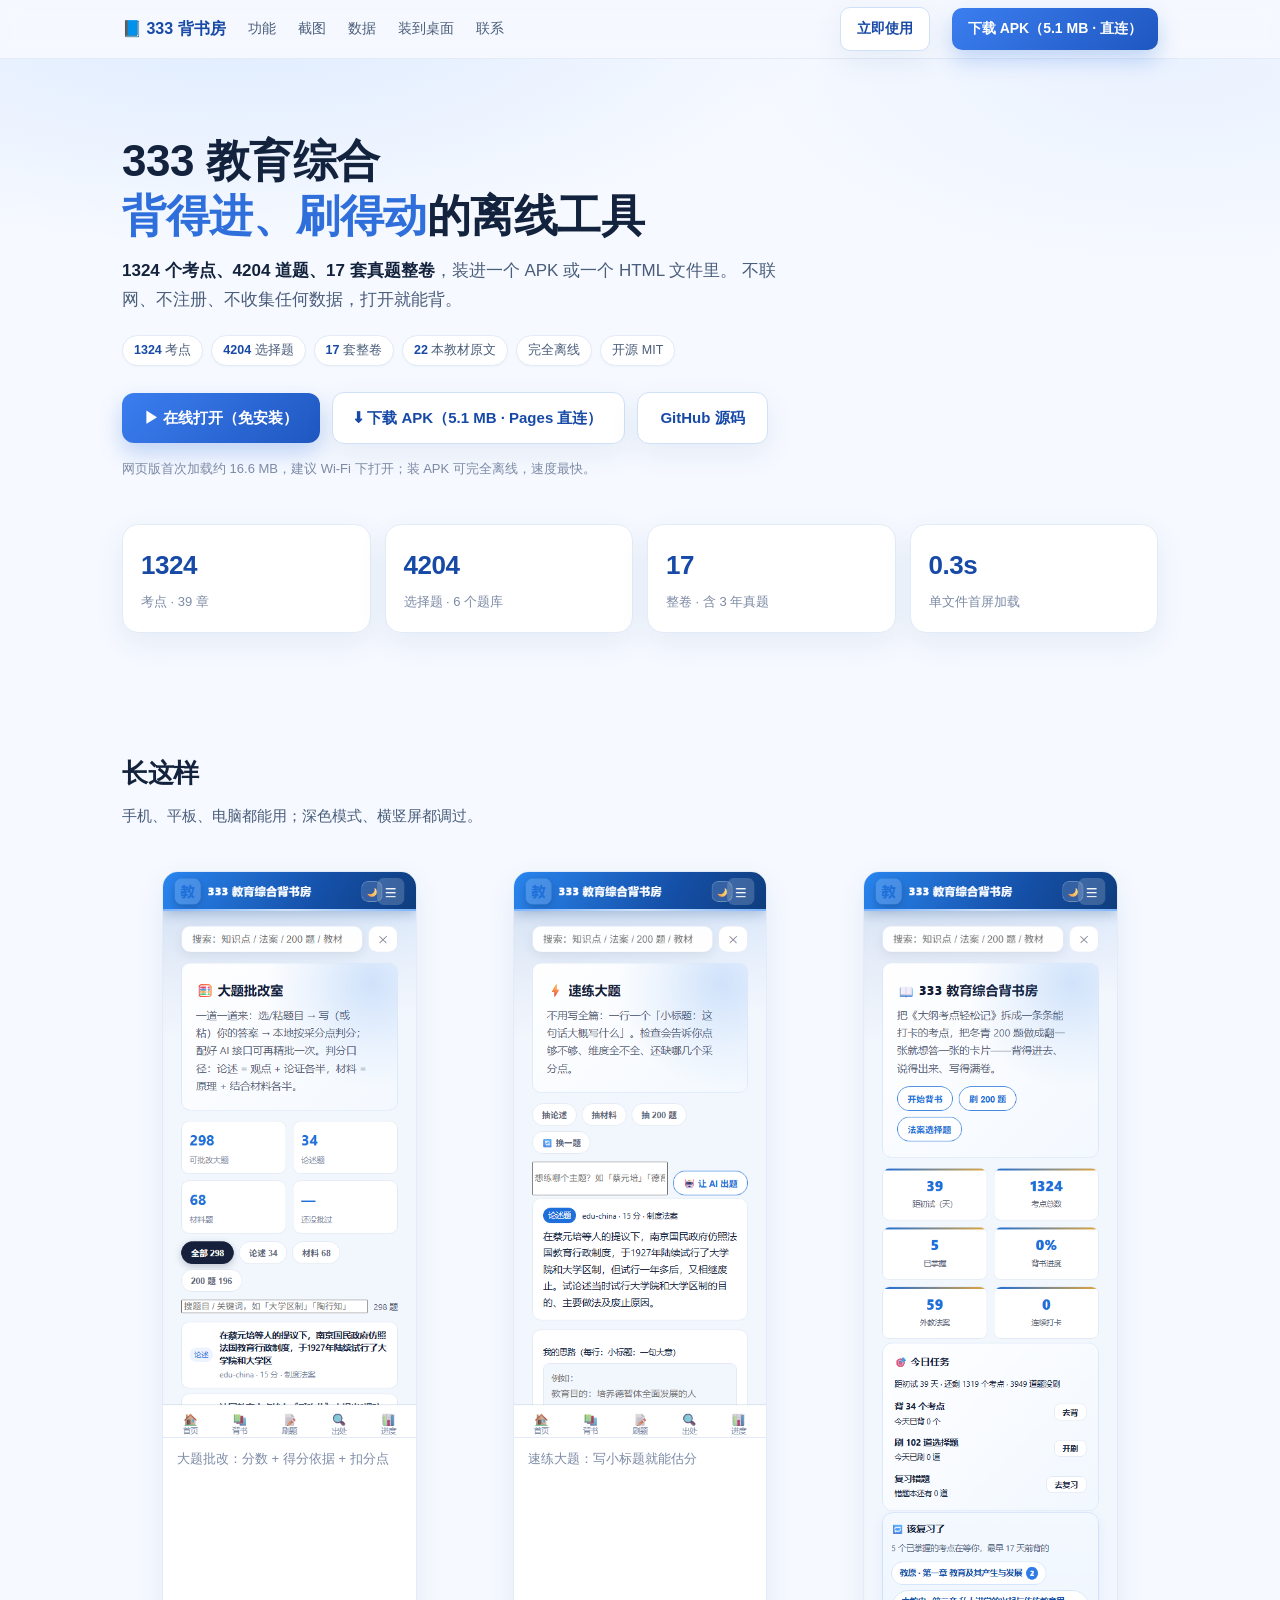
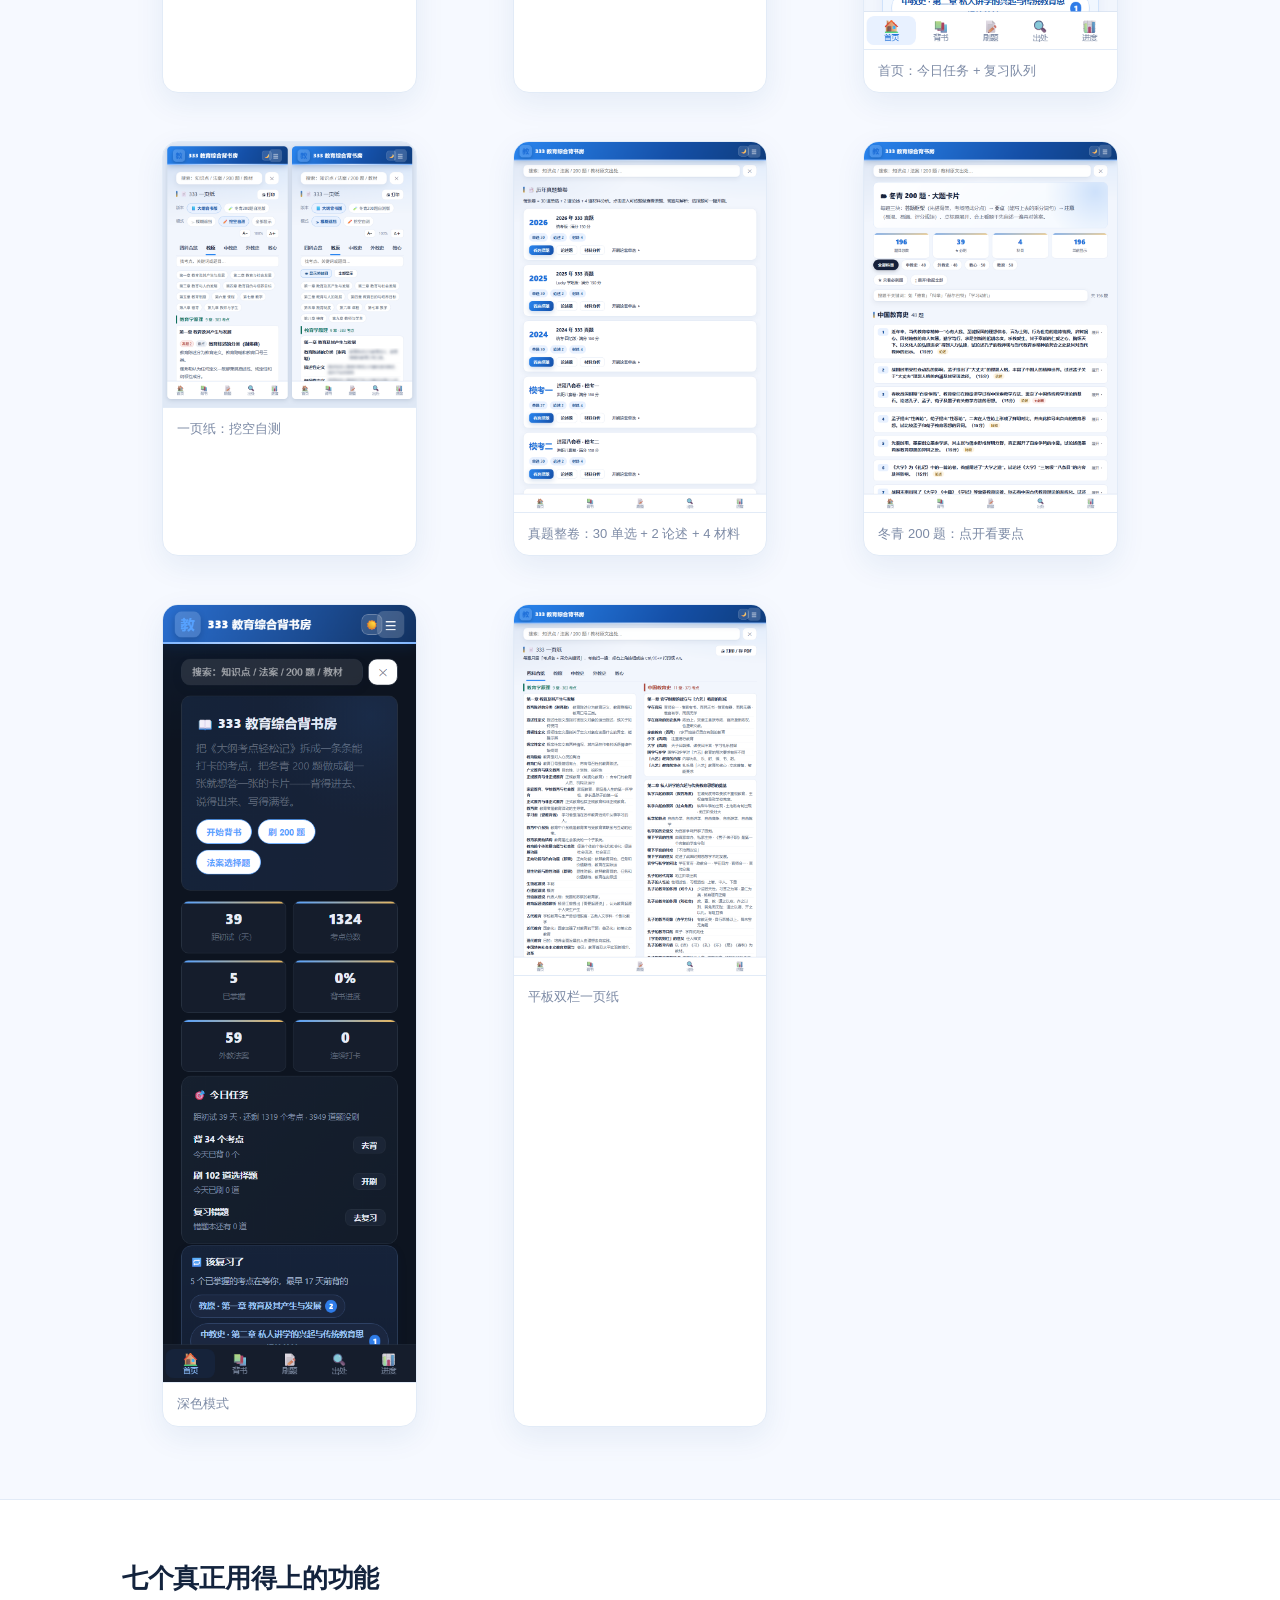
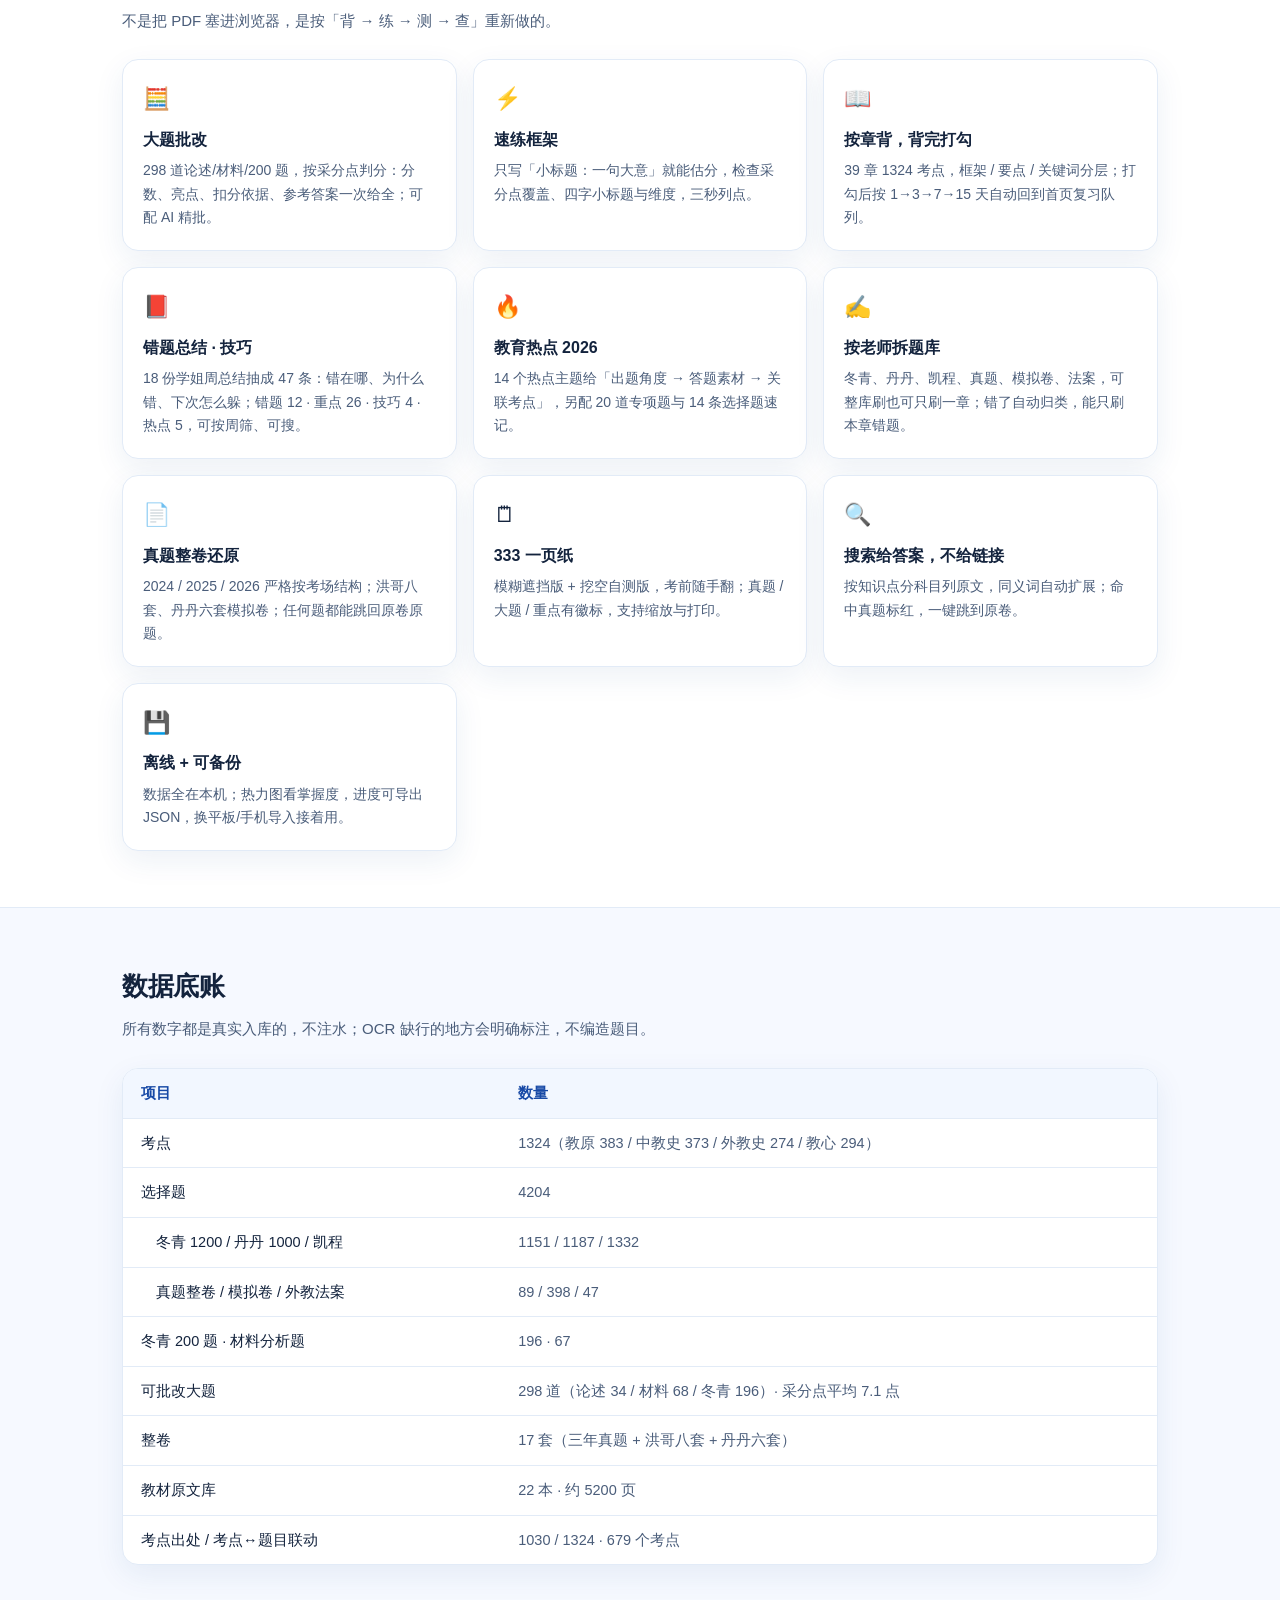
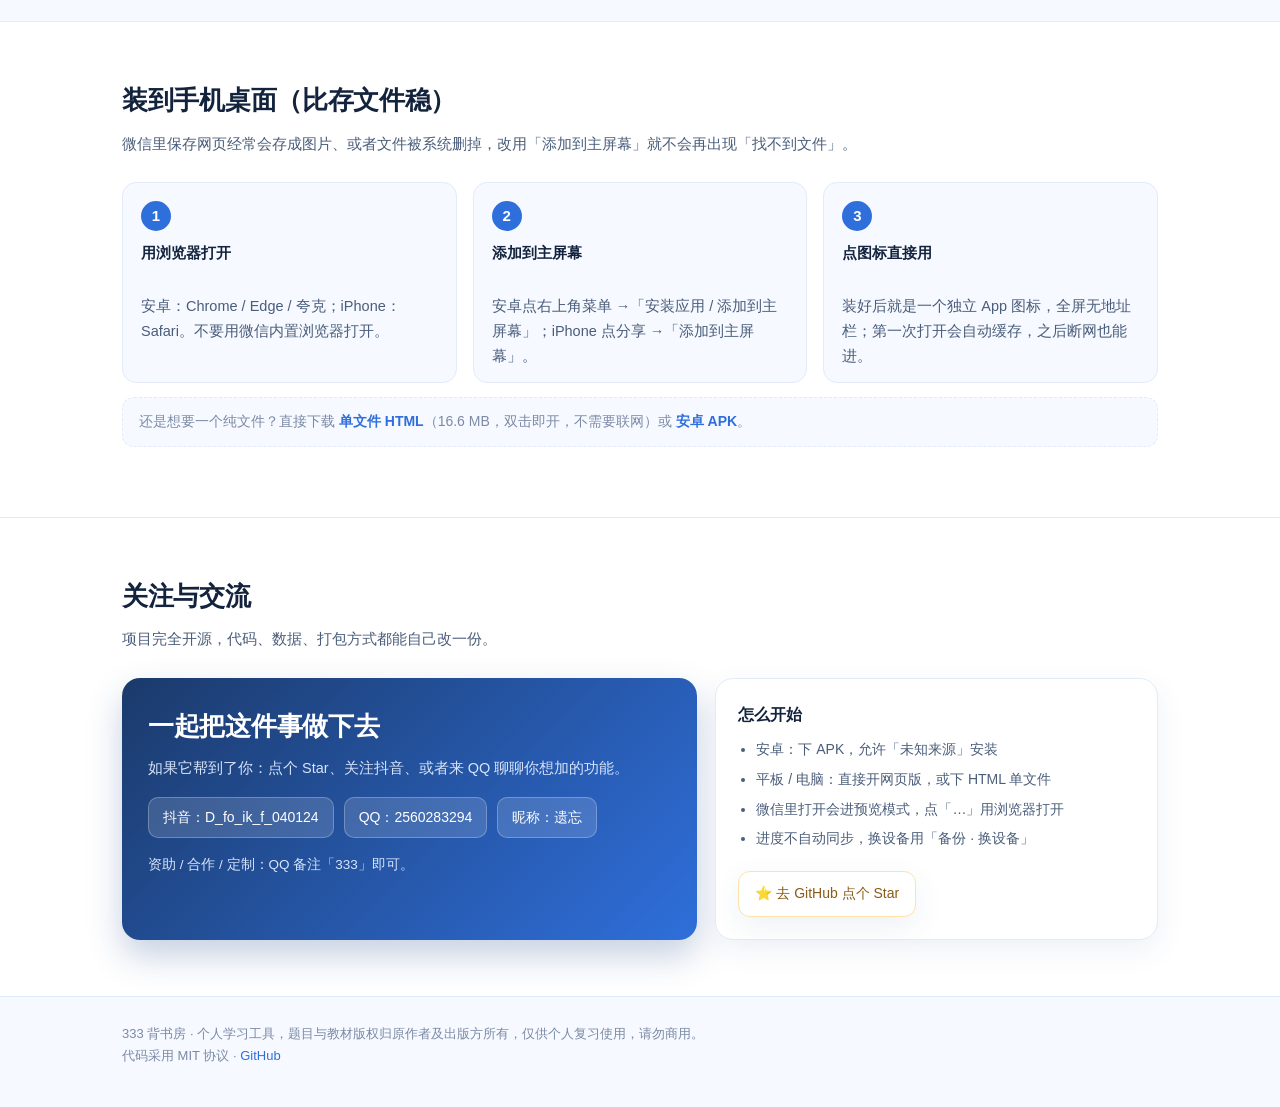
<file: index.html>
<!DOCTYPE html>
<html lang="zh-CN">
<head>
<meta charset="utf-8">
<meta name="viewport" content="width=device-width, initial-scale=1">
<title>333 背书房 · 教育综合考研离线背书 / 刷题一体站</title>
<meta name="description" content="1324 个考点、4204 道题、17 套真题整卷。安卓 APK 与单文件 HTML 双形态，完全离线、开源免费。">
<meta property="og:title" content="333 背书房 · 考研教育综合离线站">
<meta property="og:description" content="1324 考点 · 4204 题 · 17 套真题整卷，一个 APK 或一个 HTML 文件，不联网就能背。">
<meta property="og:image" content="docs/cover.png">
<style>
  :root{
    --bg:#f6f9ff; --card:#fff; --ink:#13233d; --ink2:#4a5d7a; --ink3:#7c8aa5;
    --line:#e2ebf7; --blue:#2f6fdb; --blue2:#1749a6; --gold:#e0a63c; --red:#d64545;
    --shadow:0 10px 30px rgba(29,74,145,.08);
  }
  *{box-sizing:border-box}
  html{scroll-behavior:smooth}
  body{
    margin:0;background:var(--bg);color:var(--ink);
    font-family:-apple-system,BlinkMacSystemFont,"Segoe UI","PingFang SC","Microsoft YaHei",sans-serif;
    line-height:1.7;-webkit-font-smoothing:antialiased;
  }
  a{color:var(--blue);text-decoration:none}
  .wrap{max-width:1080px;margin:0 auto;padding:0 22px}
  /* nav */
  nav{position:sticky;top:0;z-index:20;backdrop-filter:saturate(1.4) blur(10px);
      background:rgba(246,249,255,.86);border-bottom:1px solid var(--line)}
  nav .wrap{display:flex;align-items:center;gap:22px;height:58px}
  nav .logo{font-weight:800;color:var(--blue2);font-size:16px}
  nav a{color:var(--ink2);font-size:14px}
  nav a:hover{color:var(--blue)}
  nav .sp{flex:1}
  /* hero */
  header{position:relative;overflow:hidden;padding:74px 0 54px;
    background:radial-gradient(1000px 420px at 18% -10%,#dceaff 0%,transparent 60%),
               radial-gradient(800px 380px at 92% 0%,#eaf2ff 0%,transparent 55%)}
  header h1{font-size:44px;line-height:1.25;margin:0 0 14px;letter-spacing:-.5px}
  header h1 em{font-style:normal;color:var(--blue)}
  .sub{font-size:17px;color:var(--ink2);max-width:660px;margin:0 0 8px}
  .sub b{color:var(--ink)}
  .badges{display:flex;flex-wrap:wrap;gap:8px;margin:20px 0 26px}
  .badge{font-size:12.5px;padding:4px 11px;border-radius:99px;background:#fff;border:1px solid var(--line);
    color:var(--ink2);box-shadow:0 1px 2px rgba(20,50,100,.04)}
  .badge b{color:var(--blue2)}
  .cta{display:flex;flex-wrap:wrap;gap:12px;align-items:center}
  .btn{display:inline-flex;align-items:center;gap:8px;padding:12px 22px;border-radius:12px;font-weight:650;
    font-size:15px;transition:transform .15s ease, box-shadow .15s ease}
  .btn:hover{transform:translateY(-1px)}
  .btn.primary{background:linear-gradient(135deg,#3b7ef0,#1f57c0);color:#fff;box-shadow:0 10px 22px rgba(47,111,219,.28)}
  .btn.ghost{background:#fff;color:var(--blue2);border:1px solid #cfe0f8;box-shadow:var(--shadow)}
  .btn.small{padding:9px 16px;font-size:14px;border-radius:10px}
  .hint{font-size:13px;color:var(--ink3);margin-top:14px}
  /* stats */
  .stats{display:grid;grid-template-columns:repeat(4,1fr);gap:14px;margin:44px 0 8px}
  .stat{background:var(--card);border:1px solid var(--line);border-radius:16px;padding:18px;box-shadow:var(--shadow)}
  .stat b{display:block;font-size:26px;color:var(--blue2);letter-spacing:-.5px}
  .stat span{font-size:13px;color:var(--ink3)}
  /* sections */
  section{padding:56px 0}
  h2{font-size:26px;margin:0 0 8px;letter-spacing:-.3px}
  .lead{color:var(--ink2);margin:0 0 26px;font-size:15px}
  .shots{display:grid;grid-template-columns:repeat(3,1fr);gap:16px}
  .shot{background:#fff;border:1px solid var(--line);border-radius:16px;overflow:hidden;box-shadow:var(--shadow)}
  .shot img{width:100%;display:block}
  .shot figcaption{font-size:13px;color:var(--ink3);padding:10px 14px;border-top:1px solid var(--line)}
  /* features */
  .grid{display:grid;grid-template-columns:repeat(3,1fr);gap:16px}
  .card{background:var(--card);border:1px solid var(--line);border-radius:16px;padding:20px;box-shadow:var(--shadow)}
  .card .ic{font-size:22px}
  .card h3{font-size:16px;margin:8px 0 6px}
  .card p{margin:0;font-size:14px;color:var(--ink2)}
  /* table */
  .tablewrap{background:#fff;border:1px solid var(--line);border-radius:16px;overflow:hidden;box-shadow:var(--shadow)}
  table{width:100%;border-collapse:collapse;font-size:14.5px}
  th,td{padding:12px 18px;text-align:left;border-bottom:1px solid var(--line)}
  th{background:#f2f7ff;color:var(--blue2);font-weight:650}
  tr:last-child td{border-bottom:0}
  td.n{font-variant-numeric:tabular-nums;color:var(--ink2)}
  /* contact */
  .contact{display:grid;grid-template-columns:1.3fr 1fr;gap:18px;align-items:stretch}
  .panel{background:linear-gradient(135deg,#1b3a6b,#2f6fdb);color:#fff;border-radius:18px;padding:26px;box-shadow:0 16px 34px rgba(30,70,140,.25)}
  .panel h2{color:#fff;margin:0 0 8px}
  .panel p{color:#d6e4fb;margin:0 0 16px;font-size:14.5px}
  .panel .row{display:flex;gap:10px;flex-wrap:wrap}
  .pill{background:rgba(255,255,255,.14);border:1px solid rgba(255,255,255,.25);padding:8px 14px;border-radius:10px;font-size:14px}
  .side{background:#fff;border:1px solid var(--line);border-radius:18px;padding:22px;box-shadow:var(--shadow)}
  .side h3{margin:0 0 10px;font-size:16px}
  .side ul{margin:0;padding-left:18px;color:var(--ink2);font-size:14px}
  .side li{margin:6px 0}
  footer{border-top:1px solid var(--line);padding:26px 0 40px;color:var(--ink3);font-size:13px}
  .star{display:inline-flex;align-items:center;gap:8px;background:#fff;border:1px solid #ffe2a8;
    color:#8a5b16;padding:10px 16px;border-radius:12px;font-size:14px;box-shadow:var(--shadow)}
  @media (max-width:860px){
    header h1{font-size:32px}
    .stats{grid-template-columns:repeat(2,1fr)}
    .shots,.grid{grid-template-columns:1fr 1fr}
    .contact{grid-template-columns:1fr}
  }
  @media (max-width:560px){
    .shots,.grid{grid-template-columns:1fr}
    nav .wrap{gap:12px;overflow-x:auto}
    header{padding:48px 0 34px}
  }
  .steps{display:grid;grid-template-columns:repeat(3,1fr);gap:16px;margin:22px 0 14px}
  .step{background:var(--bg);border:1px solid var(--line);border-radius:14px;padding:18px 18px 14px;position:relative}
  .step b{display:inline-flex;width:30px;height:30px;border-radius:50%;background:var(--blue);color:#fff;align-items:center;justify-content:center;font-size:15px;margin-bottom:10px}
  .step p{margin:0;font-size:14.5px;line-height:1.7;color:var(--ink2)}
  .step strong{color:var(--ink);display:block;margin-bottom:4px}
  .tip{font-size:14px;color:var(--ink3);background:var(--bg);border:1px dashed var(--line);border-radius:12px;padding:12px 16px}
  .tip a{color:var(--blue)}
  @media (max-width:860px){
    .steps{grid-template-columns:1fr}
  }
</style>
</head>
<body>

<nav><div class="wrap">
  <span class="logo">📘 333 背书房</span>
  <a href="#features">功能</a>
  <a href="#shots">截图</a>
  <a href="#data">数据</a>
    <a href="#install">装到桌面</a>
  <a href="#contact">联系</a>
  <span class="sp"></span>
  <a class="btn ghost small" href="333beishufang-tablet.html">立即使用</a>
  <a class="btn primary small" href="333beishufang-1.3.9.apk">下载 APK（5.1 MB · 直连）</a>
</div></nav>

<header><div class="wrap">
  <h1>333 教育综合<br><em>背得进、刷得动</em>的离线工具</h1>
  <p class="sub">
    <b>1324 个考点、4204 道题、17 套真题整卷</b>，装进一个 APK 或一个 HTML 文件里。
    不联网、不注册、不收集任何数据，打开就能背。
  </p>
  <div class="badges">
    <span class="badge"><b>1324</b> 考点</span>
    <span class="badge"><b>4204</b> 选择题</span>
    <span class="badge"><b>17</b> 套整卷</span>
    <span class="badge"><b>22</b> 本教材原文</span>
    <span class="badge">完全离线</span>
    <span class="badge">开源 MIT</span>
  </div>
  <div class="cta">
    <a class="btn primary" href="333beishufang-tablet.html">▶ 在线打开（免安装）</a>
    <a class="btn ghost" href="333beishufang-1.3.9.apk">⬇ 下载 APK（5.1 MB · Pages 直连）</a>
    <a class="btn ghost" href="https://github.com/Jason-Dyf/333-beishufang">GitHub 源码</a>
  </div>
  <p class="hint">网页版首次加载约 16.6 MB，建议 Wi-Fi 下打开；装 APK 可完全离线，速度最快。</p>

  <div class="stats">
    <div class="stat"><b>1324</b><span>考点 · 39 章</span></div>
    <div class="stat"><b>4204</b><span>选择题 · 6 个题库</span></div>
    <div class="stat"><b>17</b><span>整卷 · 含 3 年真题</span></div>
    <div class="stat"><b>0.3s</b><span>单文件首屏加载</span></div>
  </div>
</div></header>

<section id="shots"><div class="wrap">
  <h2>长这样</h2>
  <p class="lead">手机、平板、电脑都能用；深色模式、横竖屏都调过。</p>
  <div class="shots">
    <figure class="shot"><img src="screenshots/grader.png" alt="大题批改"><figcaption>大题批改：分数 + 得分依据 + 扣分点</figcaption></figure>
    <figure class="shot"><img src="screenshots/drill.png" alt="速练大题"><figcaption>速练大题：写小标题就能估分</figcaption></figure>
    <figure class="shot"><img src="screenshots/home.png" alt="首页"><figcaption>首页：今日任务 + 复习队列</figcaption></figure>
    <figure class="shot"><img src="screenshots/onepage-blank.png" alt="一页纸"><figcaption>一页纸：挖空自测</figcaption></figure>
    <figure class="shot"><img src="screenshots/zhenti.png" alt="真题整卷"><figcaption>真题整卷：30 单选 + 2 论述 + 4 材料</figcaption></figure>
    <figure class="shot"><img src="screenshots/q200.png" alt="冬青200题"><figcaption>冬青 200 题：点开看要点</figcaption></figure>
    <figure class="shot"><img src="screenshots/home-dark.png" alt="深色模式"><figcaption>深色模式</figcaption></figure>
    <figure class="shot"><img src="screenshots/onepage-tablet.png" alt="平板双栏"><figcaption>平板双栏一页纸</figcaption></figure>
  </div>
</div></section>

<section id="features" style="background:#fff;border-top:1px solid var(--line);border-bottom:1px solid var(--line)"><div class="wrap">
  <h2>七个真正用得上的功能</h2>
  <p class="lead">不是把 PDF 塞进浏览器，是按「背 → 练 → 测 → 查」重新做的。</p>
  <div class="grid">
    <div class="card"><div class="ic">🧮</div><h3>大题批改</h3><p>298 道论述/材料/200 题，按采分点判分：分数、亮点、扣分依据、参考答案一次给全；可配 AI 精批。</p></div>
    <div class="card"><div class="ic">⚡</div><h3>速练框架</h3><p>只写「小标题：一句大意」就能估分，检查采分点覆盖、四字小标题与维度，三秒列点。</p></div>
    <div class="card"><div class="ic">📖</div><h3>按章背，背完打勾</h3><p>39 章 1324 考点，框架 / 要点 / 关键词分层；打勾后按 1→3→7→15 天自动回到首页复习队列。</p></div>
    <div class="card"><div class="ic">📕</div><h3>错题总结 · 技巧</h3><p>18 份学姐周总结抽成 47 条：错在哪、为什么错、下次怎么躲；错题 12 · 重点 26 · 技巧 4 · 热点 5，可按周筛、可搜。</p></div>
    <div class="card"><div class="ic">🔥</div><h3>教育热点 2026</h3><p>14 个热点主题给「出题角度 → 答题素材 → 关联考点」，另配 20 道专项题与 14 条选择题速记。</p></div>
    <div class="card"><div class="ic">✍️</div><h3>按老师拆题库</h3><p>冬青、丹丹、凯程、真题、模拟卷、法案，可整库刷也可只刷一章；错了自动归类，能只刷本章错题。</p></div>
    <div class="card"><div class="ic">📄</div><h3>真题整卷还原</h3><p>2024 / 2025 / 2026 严格按考场结构；洪哥八套、丹丹六套模拟卷；任何题都能跳回原卷原题。</p></div>
    <div class="card"><div class="ic">🗒</div><h3>333 一页纸</h3><p>模糊遮挡版 + 挖空自测版，考前随手翻；真题 / 大题 / 重点有徽标，支持缩放与打印。</p></div>
    <div class="card"><div class="ic">🔍</div><h3>搜索给答案，不给链接</h3><p>按知识点分科目列原文，同义词自动扩展；命中真题标红，一键跳到原卷。</p></div>
    <div class="card"><div class="ic">💾</div><h3>离线 + 可备份</h3><p>数据全在本机；热力图看掌握度，进度可导出 JSON，换平板/手机导入接着用。</p></div>
  </div>
</div></section>

<section id="data"><div class="wrap">
  <h2>数据底账</h2>
  <p class="lead">所有数字都是真实入库的，不注水；OCR 缺行的地方会明确标注，不编造题目。</p>
  <div class="tablewrap"><table>
    <tr><th>项目</th><th>数量</th></tr>
    <tr><td>考点</td><td class="n">1324（教原 383 / 中教史 373 / 外教史 274 / 教心 294）</td></tr>
    <tr><td>选择题</td><td class="n">4204</td></tr>
    <tr><td>　冬青 1200 / 丹丹 1000 / 凯程</td><td class="n">1151 / 1187 / 1332</td></tr>
    <tr><td>　真题整卷 / 模拟卷 / 外教法案</td><td class="n">89 / 398 / 47</td></tr>
    <tr><td>冬青 200 题 · 材料分析题</td><td class="n">196 · 67</td></tr>
    <tr><td>可批改大题</td><td class="n">298 道（论述 34 / 材料 68 / 冬青 196）· 采分点平均 7.1 点</td></tr>
    <tr><td>整卷</td><td class="n">17 套（三年真题 + 洪哥八套 + 丹丹六套）</td></tr>
    <tr><td>教材原文库</td><td class="n">22 本 · 约 5200 页</td></tr>
    <tr><td>考点出处 / 考点↔题目联动</td><td class="n">1030 / 1324 · 679 个考点</td></tr>
  </table></div>
</div></section>

<section id="install" style="background:#fff;border-top:1px solid var(--line)"><div class="wrap">
  <h2>装到手机桌面（比存文件稳）</h2>
  <p class="lead">微信里保存网页经常会存成图片、或者文件被系统删掉，改用「添加到主屏幕」就不会再出现「找不到文件」。</p>
  <div class="steps">
    <div class="step"><b>1</b><p><strong>用浏览器打开</strong><br>安卓：Chrome / Edge / 夸克；iPhone：Safari。不要用微信内置浏览器打开。</p></div>
    <div class="step"><b>2</b><p><strong>添加到主屏幕</strong><br>安卓点右上角菜单 →「安装应用 / 添加到主屏幕」；iPhone 点分享 →「添加到主屏幕」。</p></div>
    <div class="step"><b>3</b><p><strong>点图标直接用</strong><br>装好后就是一个独立 App 图标，全屏无地址栏；第一次打开会自动缓存，之后断网也能进。</p></div>
  </div>
  <p class="tip">还是想要一个纯文件？直接下载 <a href="333beishufang-tablet.html"><b>单文件 HTML</b></a>（16.6 MB，双击即开，不需要联网）或 <a href="333beishufang-1.3.9.apk"><b>安卓 APK</b></a>。</p>
</div></section>

<section id="contact" style="background:#fff;border-top:1px solid var(--line)"><div class="wrap">
  <h2>关注与交流</h2>
  <p class="lead">项目完全开源，代码、数据、打包方式都能自己改一份。</p>
  <div class="contact">
    <div class="panel">
      <h2>一起把这件事做下去</h2>
      <p>如果它帮到了你：点个 Star、关注抖音、或者来 QQ 聊聊你想加的功能。</p>
      <div class="row">
        <span class="pill">抖音：D_fo_ik_f_040124</span>
        <span class="pill">QQ：2560283294</span>
        <span class="pill">昵称：遗忘</span>
      </div>
      <p style="margin-top:16px;font-size:13.5px">资助 / 合作 / 定制：QQ 备注「333」即可。</p>
    </div>
    <div class="side">
      <h3>怎么开始</h3>
      <ul>
        <li>安卓：下 APK，允许「未知来源」安装</li>
        <li>平板 / 电脑：直接开网页版，或下 HTML 单文件</li>
        <li>微信里打开会进预览模式，点「…」用浏览器打开</li>
        <li>进度不自动同步，换设备用「备份 · 换设备」</li>
      </ul>
      <a class="star" href="https://github.com/Jason-Dyf/333-beishufang" style="margin-top:14px">⭐ 去 GitHub 点个 Star</a>
    </div>
  </div>
</div></section>

<footer><div class="wrap">
  333 背书房 · 个人学习工具，题目与教材版权归原作者及出版方所有，仅供个人复习使用，请勿商用。
  <br>代码采用 MIT 协议 · <a href="https://github.com/Jason-Dyf/333-beishufang">GitHub</a>
</div></footer>

</body>
</html>
</file>
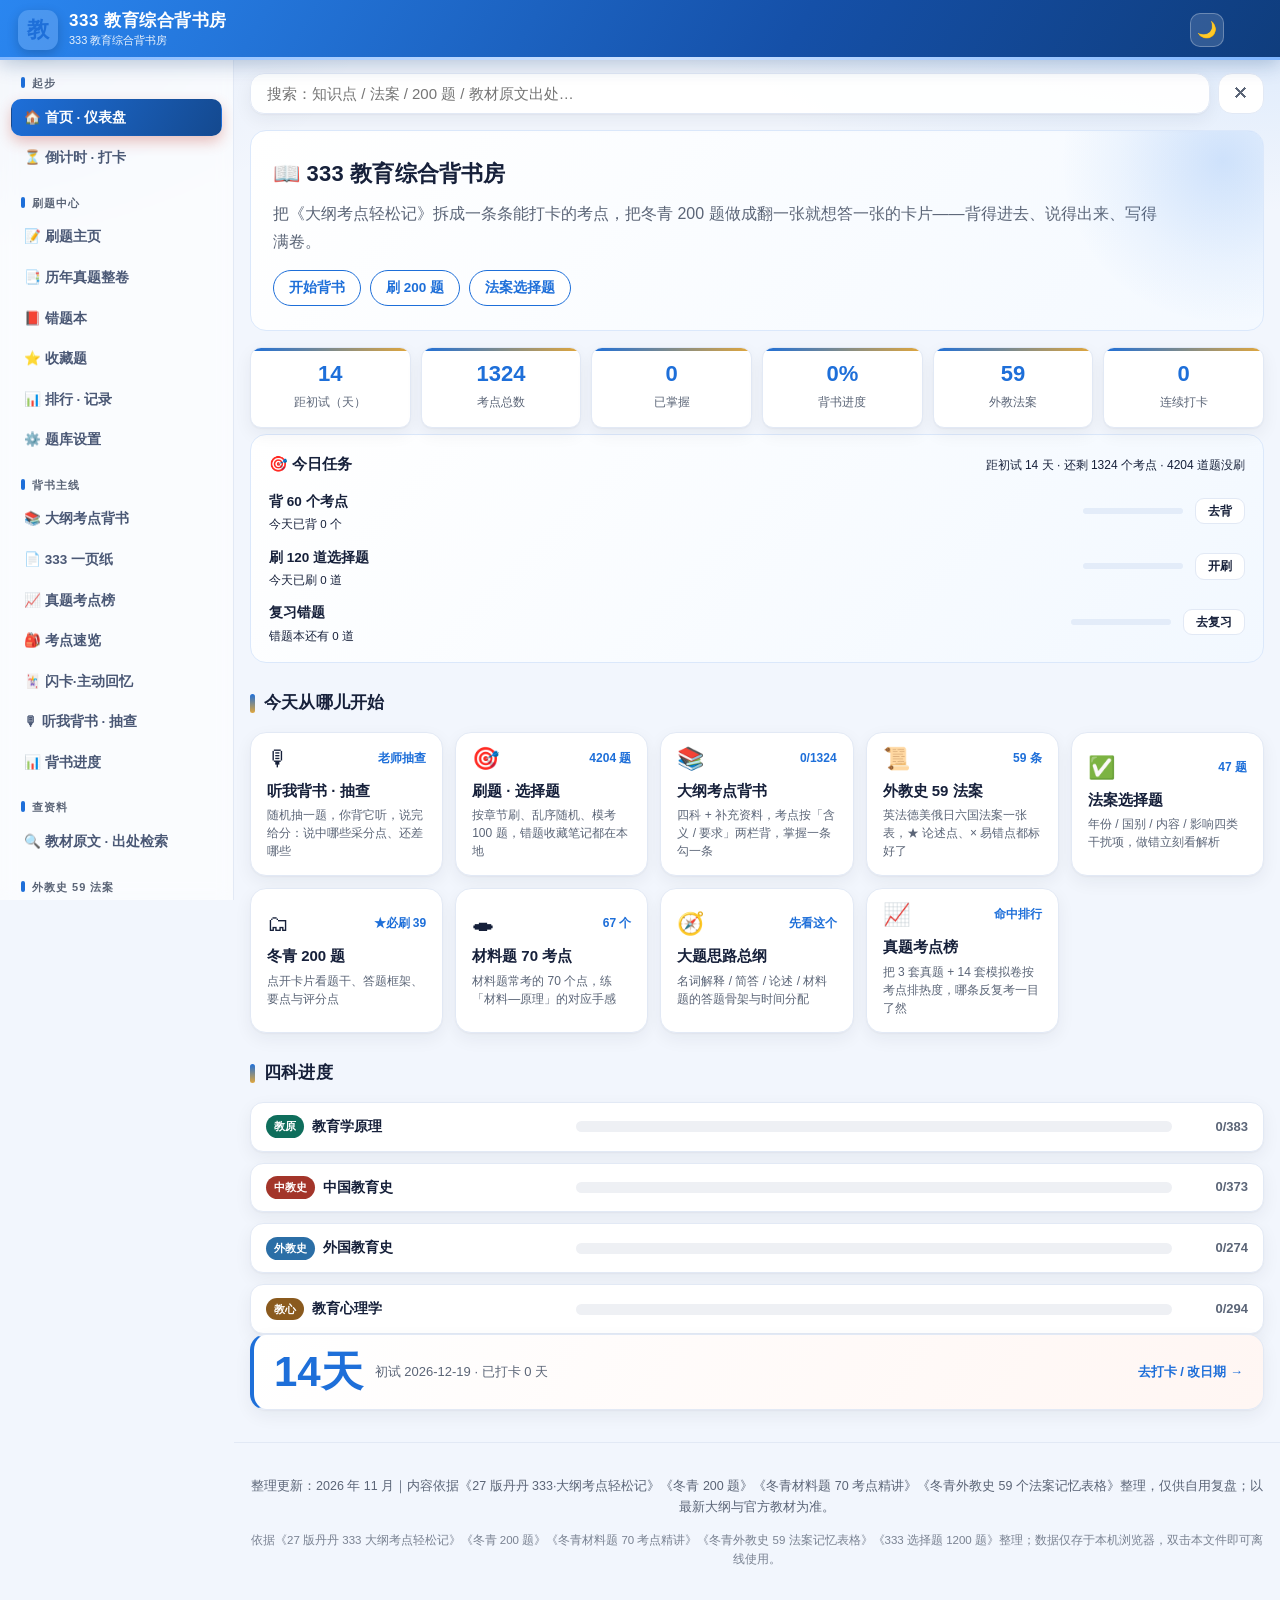
<file: src/index.html>
<!DOCTYPE html>
<html lang="zh-CN">
<head>
  <meta charset="UTF-8" />
  <meta name="viewport" content="width=device-width, initial-scale=1.0, viewport-fit=cover" />
  <meta name="theme-color" content="#1e6fd9" />
  <link rel="manifest" href="manifest.webmanifest" />
  <link rel="apple-touch-icon" href="icons/apple-touch-icon.png" />
  <title>333 教育综合背书房 · 刷题 · 考点 · 200 题</title>
  <meta name="description" content="333 教育综合背书站：大纲考点、刷题中心、外教史 59 法案、冬青 200 题、材料题 70 考点、教材原文出处检索。" />
  <link rel="icon" href="data:image/svg+xml,%3Csvg xmlns='http://www.w3.org/2000/svg' viewBox='0 0 64 64'%3E%3Crect width='64' height='64' rx='14' fill='%231e6fd9'/%3E%3Ctext x='32' y='45' font-size='38' text-anchor='middle' fill='white' font-family='sans-serif' font-weight='bold'%3E教%3C/text%3E%3C/svg%3E" />
  <script>
    /* 深色模式：尽早应用，避免白屏闪烁 */
    (function () {
      try {
        if (localStorage.getItem("k3_theme") === "dark" ||
            (location.search + location.hash).indexOf("theme=dark") > -1) {
          document.documentElement.setAttribute("data-theme", "dark");
        }
      } catch (e) {}
    })();
  </script>
  <link rel="stylesheet" href="assets/styles.css" />
  <link rel="stylesheet" href="assets/theme333.css" />
  <link rel="stylesheet" href="assets/theme-blue.css" />
  <link rel="stylesheet" href="assets/extra.css" />
</head>
<body>
  <header class="topbar">
    <div class="brand">
      <span class="brand-mark">教</span>
      <div class="brand-text">
        <h1>333 教育综合背书房</h1>
        <p id="siteSubtitle">大纲考点 · 刷题 · 59 法案 · 冬青 200 题 · 出处检索</p>
      </div>
    </div>
    <button class="theme-toggle" id="themeToggle" aria-label="切换深色 / 浅色" title="深色 / 浅色">🌙</button>
    <button class="menu-toggle" id="menuToggle" aria-label="展开导航">☰</button>
  </header>

  <div class="layout">
    <aside class="sidebar">
      <nav class="nav-groups" id="mainNav" aria-label="主导航">
        <div class="nav-group">
          <div class="nav-group-title">起步</div>
          <button class="navbtn active" data-view="home">🏠 首页 · 仪表盘</button>
          <button class="navbtn" data-view="checkin">⏳ 倒计时 · 打卡</button>
        </div>
        <div class="nav-group">
          <div class="nav-group-title">刷题中心</div>
          <button class="navbtn" data-view="quiz">📝 刷题主页</button>
          <button class="navbtn" data-view="zhenti">📑 历年真题整卷</button>
          <button class="navbtn" data-view="quizwrong">📕 错题本</button>
          <button class="navbtn" data-view="quizfav">⭐ 收藏题</button>
          <button class="navbtn" data-view="quizstats">📊 排行 · 记录</button>
          <button class="navbtn" data-view="quizsettings">⚙️ 题库设置</button>
        </div>
        <div class="nav-group">
          <div class="nav-group-title">背书主线</div>
          <button class="navbtn" data-view="recite">📚 大纲考点背书</button>
          <button class="navbtn" data-view="onepage">📄 333 一页纸</button>
          <button class="navbtn" data-view="hot">📈 真题考点榜</button>
          <button class="navbtn" data-view="arsenal">🎒 考点速览</button>
          <button class="navbtn" data-view="flashcards">🃏 闪卡·主动回忆</button>
          <button class="navbtn" data-view="oral">🎙 听我背书 · 抽查</button>
          <button class="navbtn" data-view="progress">📊 背书进度</button>
        </div>
        <div class="nav-group">
          <div class="nav-group-title">查资料</div>
          <button class="navbtn" data-view="srch">🔍 教材原文 · 出处检索</button>
        </div>
        <div class="nav-group">
          <div class="nav-group-title">外教史 59 法案</div>
          <button class="navbtn" data-view="bills">📜 法案记忆表格</button>
          <button class="navbtn" data-view="billsquiz">✅ 法案选择题</button>
          <button class="navbtn" data-view="billsflash">🃏 法案自测卡</button>
        </div>
        <div class="nav-group">
          <div class="nav-group-title">冬青系列</div>
          <button class="navbtn" data-view="q200">🗂 200 题 · 卡片</button>
          <button class="navbtn" data-view="material70">🕳 材料题 70 考点</button>
        </div>
        <div class="nav-group">
          <div class="nav-group-title">大题批改</div>
          <button class="navbtn" data-view="grader">🧮 批改室 · 打分</button>
          <button class="navbtn" data-view="drill">⚡ 速练大题</button>
          <button class="navbtn" data-view="aigrade">🤖 AI 接口设置</button>
        </div>
        <div class="nav-group">
          <div class="nav-group-title">新增专栏</div>
          <button class="navbtn" data-view="hotsp">🔥 教育热点 · 2026</button>
          <button class="navbtn" data-view="mistakes">📕 错题总结 · 技巧</button>
        </div>
        <div class="nav-group">
          <div class="nav-group-title">数据</div>
          <button class="navbtn" data-view="backup">💾 备份 · 换设备</button>
        </div>
        <div class="nav-group">
          <div class="nav-group-title">答题方法</div>
          <button class="navbtn" data-view="method">🧭 大题思路 · 总纲</button>
          <button class="navbtn" data-view="scoretips">🎯 踩分点·注意事项</button>
        </div>
      </nav>
    </aside>
    <div class="nav-backdrop" id="navBackdrop"></div>

    <div class="content">
      <div class="global-search" id="globalSearchWrap">
        <input type="search" id="globalSearch" placeholder="搜索：知识点 / 法案 / 200 题 / 教材原文出处…" autocomplete="off" />
        <button id="searchClear" aria-label="清除搜索">✕</button>
      </div>

      <main id="app" class="app">
        <!-- 视图由 app.js 渲染 -->
      </main>

      <footer class="footer">
        <p id="footerNotice"></p>
        <p class="footer-tip">依据《27 版丹丹 333 大纲考点轻松记》《冬青 200 题》《冬青材料题 70 考点精讲》《冬青外教史 59 法案记忆表格》《333 选择题 1200 题》整理；数据仅存于本机浏览器，双击本文件即可离线使用。</p>
      </footer>
    </div>
  </div>

  <nav class="mobile-tabbar" id="mobileTabbar" aria-label="底部导航">
    <button class="mtb-item active" data-view="home"><span>🏠</span>首页</button>
    <button class="mtb-item" data-view="recite"><span>📚</span>背书</button>
    <button class="mtb-item" data-view="quiz"><span>📝</span>刷题</button>
    <button class="mtb-item" data-view="srch"><span>🔍</span>出处</button>
    <button class="mtb-item" data-view="progress"><span>📊</span>进度</button>
  </nav>

  <script src="assets/data/meta.js"></script>
  <script src="assets/data/bills.js"></script>
  <script src="assets/data/q200.js"></script>
  <script src="assets/data/material70.js"></script>
  <script src="assets/data/q200parts/q-cn.js"></script>
  <script src="assets/data/q200parts/q-wj.js"></script>
  <script src="assets/data/q200parts/q-xl.js"></script>
  <script src="assets/data/q200parts/q-ep.js"></script>
  <script src="assets/data/m70parts/m-ep.js"></script>
  <script src="assets/data/m70parts/m-xl.js"></script>
  <script src="assets/data/method.js"></script>
  <script src="assets/data/scoretips.js"></script>
  <script src="assets/data/quiz.js"></script>
  <script src="assets/data/pointsrc.js"></script>
  <script src="assets/data/plink.js"></script>
  <script src="assets/data/frames.js"></script>
  <script src="assets/data/zhenti-papers.js"></script>
  <script src="assets/data/mock-papers.js"></script>
  <!-- QUIZ_SCRIPTS -->
  <script src="assets/data/quizparts/dz-01.js"></script>
  <script src="assets/data/quizparts/dz-02.js"></script>
  <script src="assets/data/quizparts/dz-03.js"></script>
  <script src="assets/data/quizparts/dz-04.js"></script>
  <script src="assets/data/quizparts/dz-05.js"></script>
  <script src="assets/data/quizparts/dz-06.js"></script>
  <script src="assets/data/quizparts/dz-07.js"></script>
  <script src="assets/data/quizparts/dz-08.js"></script>
  <script src="assets/data/quizparts/dz-09.js"></script>
  <script src="assets/data/quizparts/dz-10.js"></script>
  <script src="assets/data/quizparts/dz-11.js"></script>
  <script src="assets/data/quizparts/dz-12.js"></script>
  <script src="assets/data/quizparts/kc-01.js"></script>
  <script src="assets/data/quizparts/kc-02.js"></script>
  <script src="assets/data/quizparts/kc-03.js"></script>
  <script src="assets/data/quizparts/kc-04.js"></script>
  <script src="assets/data/quizparts/kc-05.js"></script>
  <script src="assets/data/quizparts/kc-06.js"></script>
  <script src="assets/data/quizparts/kc-07.js"></script>
  <script src="assets/data/quizparts/kc-08.js"></script>
  <script src="assets/data/quizparts/kc-09.js"></script>
  <script src="assets/data/quizparts/kc-10.js"></script>
  <script src="assets/data/quizparts/kc-11.js"></script>
  <script src="assets/data/quizparts/kc-12.js"></script>
  <script src="assets/data/quizparts/kc-13.js"></script>
  <script src="assets/data/quizparts/kc-14.js"></script>
  <script src="assets/data/quizparts/qz-china-1.js"></script>
  <script src="assets/data/quizparts/qz-china-2.js"></script>
  <script src="assets/data/quizparts/qz-china-3.js"></script>
  <script src="assets/data/quizparts/qz-foreign-1.js"></script>
  <script src="assets/data/quizparts/qz-foreign-2.js"></script>
  <script src="assets/data/quizparts/qz-foreign-3.js"></script>
  <script src="assets/data/quizparts/qz-principle-1.js"></script>
  <script src="assets/data/quizparts/qz-principle-2.js"></script>
  <script src="assets/data/quizparts/qz-principle-3.js"></script>
  <script src="assets/data/quizparts/qz-principle-4.js"></script>
  <script src="assets/data/quizparts/qz-psych-1.js"></script>
  <script src="assets/data/quizparts/qz-psych-2.js"></script>
  <script src="assets/data/quizparts/qz-psych-3.js"></script>
  <script src="assets/data/quizparts/zt-papers.js"></script>
  <!-- PART_SCRIPTS -->
  <script src="assets/data/parts/p-cn1.js"></script>
  <script src="assets/data/parts/p-cn2.js"></script>
  <script src="assets/data/parts/p-cn3.js"></script>
  <script src="assets/data/parts/p-cn4.js"></script>
  <script src="assets/data/parts/p-cn5.js"></script>
  <script src="assets/data/parts/p-ep1.js"></script>
  <script src="assets/data/parts/p-ep2.js"></script>
  <script src="assets/data/parts/p-ep3.js"></script>
  <script src="assets/data/parts/p-ep4.js"></script>
  <script src="assets/data/parts/p-ep5.js"></script>
  <script src="assets/data/parts/p-wj1.js"></script>
  <script src="assets/data/parts/p-wj2.js"></script>
  <script src="assets/data/parts/p-wj3.js"></script>
  <script src="assets/data/parts/p-wj4.js"></script>
  <script src="assets/data/parts/p-wj5.js"></script>
  <script src="assets/data/parts/p-wj6.js"></script>
  <script src="assets/data/parts/p-xl1.js"></script>
  <script src="assets/data/parts/p-xl2.js"></script>
  <script src="assets/data/parts/p-xl3.js"></script>
  <script src="assets/data/parts/p-xl4.js"></script>
  <script src="assets/data/parts/p-xl5.js"></script>
  <script src="assets/data/hotsp.js"></script>
  <script src="assets/data/mistakes.js"></script>
  <script src="assets/data/gq.js"></script>
  <script src="assets/data/qsrc.js"></script>
  <script src="assets/data.js"></script>
  <script src="assets/grading.js"></script>
  <script src="assets/app.js"></script>
  <script src="assets/views-grading.js"></script>
  <script src="assets/views-bills.js"></script>
  <script src="assets/views-q200.js"></script>
  <script src="assets/views-hotsp.js"></script>
  <script src="assets/views-mistakes.js"></script>
  <script src="assets/views-quiz.js"></script>
  <script src="assets/views-search.js"></script>
  <script src="assets/views-zhenti.js"></script>
  <script src="assets/views-onepage.js"></script>
  <script src="assets/views-hot.js"></script>
  <script src="assets/views-oral.js"></script>
  <script>
    /* PWA：在线版注册 Service Worker，file:// 打开时自动跳过 */
    (function () {
      try {
        if (!("serviceWorker" in navigator)) return;
        if (location.protocol !== "https:" && location.hostname !== "localhost" && location.hostname !== "127.0.0.1") return;
        navigator.serviceWorker.register("sw.js").catch(function () {});
      } catch (e) {}
    })();
  </script>
</body>
</html>
</file>
<file: src/assets/styles.css>
:root {
  --red: #c0392b;
  --red-2: #9c2418;
  --red-soft: #fbece9;
  --gold: #d99a2b;
  --gold-soft: #fbf2e0;
  --ink: #1c2230;
  --ink-2: #2b3344;
  --ink-soft: #5b6577;
  --bg: #f3f4f7;
  --bg-2: #eef0f4;
  --card: #ffffff;
  --line: #e7e9ee;
  --line-2: #eef0f3;
  --green: #21a366;
  --blue: #2f7fc1;
  --purple: #8e44ad;
  --orange: #e0762a;
  --radius: 16px;
  --radius-sm: 11px;
  --topbar-h: 60px;
  --shadow: 0 1px 2px rgba(20,28,46,.04), 0 6px 18px rgba(20,28,46,.06);
  --shadow-h: 0 10px 30px rgba(20,28,46,.13);
  --maxw: 1120px;
  --ease: cubic-bezier(.22,.61,.36,1);
}
* { box-sizing: border-box; }
html { scroll-behavior: smooth; }
html, body { margin: 0; padding: 0; }
body {
  font-family: -apple-system, BlinkMacSystemFont, "Segoe UI", "PingFang SC", "Hiragino Sans GB", "Microsoft YaHei", "WenQuanYi Micro Hei", sans-serif;
  color: var(--ink);
  background:
    radial-gradient(1200px 480px at 100% -10%, rgba(217,154,43,.10), transparent 60%),
    radial-gradient(900px 420px at -10% 0%, rgba(192,57,43,.08), transparent 55%),
    var(--bg);
  background-attachment: fixed;
  line-height: 1.7;
  -webkit-font-smoothing: antialiased;
}
h1, h2, h3, h4 { margin: 0; font-weight: 800; letter-spacing: .2px; }
a { color: var(--red); }
::selection { background: rgba(217,154,43,.28); }

.fade-in, .chapter, .kw-cat, .paper, .dw-card, .subject-card, .school, .tech, .plan, .result-group, .prop, .tomb, .ref, .confuse, .arsenal-ch, .test-pool {
  animation: viewIn .32s var(--ease) both;
}
@keyframes viewIn { from { opacity: 0; transform: translateY(8px); } to { opacity: 1; transform: none; } }

/* ===== 顶栏 ===== */
.topbar {
  position: sticky; top: 0; z-index: 60;
  display: flex; align-items: center; justify-content: space-between; gap: 12px;
  height: var(--topbar-h); padding: 0 18px;
  background: linear-gradient(120deg, var(--red) 0%, var(--red-2) 100%);
  color: #fff;
  box-shadow: 0 4px 18px rgba(140,29,24,.28);
}
.topbar::after {
  content: ""; position: absolute; left: 0; right: 0; bottom: 0; height: 3px;
  background: linear-gradient(90deg, var(--gold), #f4c87a, var(--gold));
}
.brand { display: flex; align-items: center; gap: 11px; min-width: 0; }
.brand-mark {
  width: 40px; height: 40px; flex: 0 0 40px; border-radius: 11px;
  background: #fff; color: var(--red); font-weight: 900; font-size: 22px;
  display: grid; place-items: center; box-shadow: 0 4px 12px rgba(0,0,0,.18);
}
.brand-text { min-width: 0; }
.brand-text h1 { font-size: 17px; line-height: 1.12; letter-spacing: .5px; }
.brand-text p { font-size: 11px; opacity: .9; margin: 1px 0 0; white-space: nowrap; overflow: hidden; text-overflow: ellipsis; }
.menu-toggle {
  display: none; border: none; background: rgba(255,255,255,.18); color: #fff;
  font-size: 20px; width: 42px; height: 42px; border-radius: 11px; cursor: pointer; transition: background .15s;
}
.menu-toggle:hover { background: rgba(255,255,255,.3); }

/* ===== 布局：侧边栏 + 内容 ===== */
.layout { display: flex; align-items: flex-start; }
.sidebar {
  position: sticky; top: var(--topbar-h); height: calc(100vh - var(--topbar-h));
  width: 234px; flex: 0 0 234px; overflow-y: auto;
  background: rgba(255,255,255,.62); border-right: 1px solid var(--line);
  padding: 14px 11px; backdrop-filter: blur(8px);
}
.nav-groups { display: flex; flex-direction: column; gap: 14px; }
.nav-group-title {
  font-size: 11px; font-weight: 800; color: var(--ink-soft); letter-spacing: 1px;
  padding: 0 10px 6px; text-transform: none; position: relative;
}
.nav-group-title::before { content: ""; display: inline-block; width: 4px; height: 11px; background: var(--red); border-radius: 2px; margin-right: 7px; vertical-align: -1px; }
.navbtn {
  display: block; width: 100%; text-align: left;
  border: 1px solid transparent; background: transparent; color: var(--ink-2);
  padding: 9px 12px; border-radius: 10px; cursor: pointer; font-size: 13.5px; font-weight: 700;
  transition: all .16s var(--ease); margin-bottom: 3px; line-height: 1.3;
}
.navbtn:hover { background: rgba(192,57,43,.07); color: var(--red); }
.navbtn.active {
  background: linear-gradient(120deg, var(--red), var(--red-2)); color: #fff;
  box-shadow: 0 6px 14px rgba(192,57,43,.3);
}
.nav-backdrop { display: none; }

.content { flex: 1; min-width: 0; position: relative; }

/* ===== 全局搜索 ===== */
.global-search {
  position: sticky; top: var(--topbar-h); z-index: 49;
  max-width: var(--maxw); margin: 13px auto 0; padding: 0 16px;
  display: flex; gap: 8px;
}
.global-search input {
  flex: 1; padding: 11px 16px; border: 1px solid var(--line); border-radius: 14px;
  font-size: 15px; background: rgba(255,255,255,.94); box-shadow: var(--shadow); transition: border-color .15s, box-shadow .15s;
}
.global-search input:focus { outline: none; border-color: var(--red); box-shadow: 0 0 0 4px rgba(192,57,43,.12); }
#searchClear {
  border: 1px solid var(--line); background: #fff; border-radius: 14px; width: 46px;
  cursor: pointer; color: var(--ink-soft); font-size: 16px; transition: all .15s;
}
#searchClear:hover { color: var(--red); border-color: var(--red); }

/* ===== 容器 ===== */
.app { max-width: var(--maxw); margin: 16px auto 0; padding: 0 16px; }

/* ===== 通用区块标题 ===== */
.section-title { font-size: 17px; margin: 26px 0 14px; display: flex; align-items: center; gap: 9px; }
.section-title::before { content: ""; width: 5px; height: 19px; border-radius: 3px; background: linear-gradient(var(--red), var(--gold)); }
.cat-title { font-size: 14px; font-weight: 700; color: var(--red); margin: 22px 0 10px; padding-left: 10px; border-left: 3px solid var(--gold); letter-spacing: .5px; }
.search-meta { font-size: 13px; color: var(--ink-soft); margin: 0 0 12px; line-height: 1.7; }

/* ===== Hero ===== */
.hero {
  position: relative; overflow: hidden;
  background: linear-gradient(135deg, rgba(192,57,43,.10), rgba(217,154,43,.14));
  border: 1px solid var(--line); border-radius: var(--radius); padding: 24px 22px; margin-bottom: 16px;
}
.hero::before { content: "📕"; position: absolute; right: 16px; top: 12px; font-size: 62px; opacity: .08; transform: rotate(-8deg); }
.hero h2 { font-size: 22px; margin-bottom: 8px; color: var(--ink); }
.hero p { color: var(--ink-soft); margin: 0; max-width: 92%; }
.hero .quick { margin-top: 15px; display: flex; gap: 9px; flex-wrap: wrap; }
.hero .quick button, .ghost-btn {
  display: inline-flex; align-items: center; justify-content: center; gap: 4px;
  border: 1px solid var(--red); color: var(--red); background: #fff;
  padding: 8px 15px; border-radius: 999px; cursor: pointer; font-weight: 700; font-size: 13.5px;
  text-decoration: none; transition: all .18s var(--ease);
}
.hero .quick button:hover, .ghost-btn:hover { background: linear-gradient(120deg,var(--red),var(--red-2)); color: #fff; transform: translateY(-1px); box-shadow: 0 6px 16px rgba(192,57,43,.3); }
.ghost-btn { margin-top: 14px; }
.danger-btn { border-color: var(--red); color: var(--red); background: #fff; }
.danger-btn:hover { background: var(--red); color: #fff; }

/* ===== 统计条 ===== */
.stat-row { display: grid; grid-template-columns: repeat(6, 1fr); gap: 10px; margin: 16px 0 4px; }
.stat {
  position: relative; background: var(--card); border: 1px solid var(--line); border-radius: var(--radius-sm);
  padding: 13px 6px; text-align: center; box-shadow: var(--shadow); overflow: hidden;
}
.stat::before { content: ""; position: absolute; top: 0; left: 0; right: 0; height: 3px; background: linear-gradient(90deg,var(--red),var(--gold)); }
.stat b { display: block; font-size: 22px; color: var(--red); line-height: 1.2; font-weight: 900; }
.stat span { font-size: 11.5px; color: var(--ink-soft); }

/* ===== 模块卡 ===== */
.subject-grid { display: grid; grid-template-columns: repeat(auto-fill, minmax(270px, 1fr)); gap: 14px; }
.subject-card {
  background: var(--card); border: 1px solid var(--line); border-radius: var(--radius);
  padding: 20px; cursor: pointer; box-shadow: var(--shadow); transition: transform .2s var(--ease), box-shadow .2s;
  border-top: 4px solid var(--c, var(--red)); position: relative; overflow: hidden;
}
.subject-card::after { content: "→"; position: absolute; right: 16px; bottom: 12px; font-size: 20px; color: var(--c, var(--red)); opacity: 0; transform: translateX(-6px); transition: all .2s var(--ease); }
.subject-card:hover { transform: translateY(-4px); box-shadow: var(--shadow-h); }
.subject-card:hover::after { opacity: .8; transform: translateX(0); }
.subject-card h3 { font-size: 17px; display: flex; align-items: center; gap: 8px; }
.subject-card .badge { font-size: 12px; font-weight: 800; padding: 3px 9px; border-radius: 999px; color: #fff; background: var(--c, var(--red)); }
.subject-card p { color: var(--ink-soft); font-size: 13px; margin: 11px 0 0; min-height: 40px; }
.subject-card .chapters { margin-top: 12px; font-size: 12.5px; color: var(--c, var(--red)); font-weight: 800; }

/* ===== 知识点视图 ===== */
.toolbar { display: flex; gap: 8px; flex-wrap: wrap; margin-bottom: 14px; align-items: center; }
.chip {
  border: 1px solid var(--line); background: #fff; color: var(--ink-soft);
  padding: 7px 14px; border-radius: 999px; cursor: pointer; font-size: 13px; font-weight: 700; transition: all .15s;
}
.chip:hover { border-color: var(--red); color: var(--red); }
.chip.active { background: var(--ink); color: #fff; border-color: var(--ink); box-shadow: 0 4px 12px rgba(28,34,48,.22); }

.filter-bar { display: flex; align-items: center; gap: 10px; margin-bottom: 14px; flex-wrap: wrap; }
.filter-bar input { flex: 1; min-width: 220px; padding: 10px 14px; border: 1px solid var(--line); border-radius: 12px; font-size: 14px; background: #fff; box-shadow: var(--shadow); transition: border-color .15s; }
.filter-bar input:focus { outline: none; border-color: var(--red); }
.filter-count { font-size: 13px; color: var(--ink-soft); }

.chapter { background: var(--card); border: 1px solid var(--line); border-radius: var(--radius); margin-bottom: 12px; overflow: hidden; box-shadow: var(--shadow); transition: box-shadow .2s; }
.chapter:hover { box-shadow: var(--shadow-h); }
.chapter-head { display: flex; align-items: center; gap: 11px; padding: 15px 17px; cursor: pointer; user-select: none; background: linear-gradient(90deg, rgba(192,57,43,.06), #fff); }
.chapter-head .num { width: 27px; height: 27px; flex: 0 0 27px; border-radius: 9px; color: #fff; font-weight: 800; display: grid; place-items: center; font-size: 13px; background: var(--c, var(--red)); }
.chapter-head h3 { font-size: 15.5px; flex: 1; }
.chapter-head .arrow { color: var(--ink-soft); transition: transform .22s var(--ease); font-size: 12px; }
.chapter.open .arrow { transform: rotate(90deg); color: var(--c, var(--red)); }
.chapter-body { display: none; padding: 4px 17px 16px; border-top: 1px dashed var(--line); }
.chapter.open .chapter-body { display: block; animation: viewIn .25s var(--ease) both; }

.point { padding: 13px 0; border-bottom: 1px dashed var(--line-2); }
.point:last-child { border-bottom: none; }
.point-q { font-weight: 800; font-size: 14.5px; display: flex; gap: 9px; align-items: flex-start; }
.point-q .dot { color: var(--c, var(--red)); font-weight: 900; }
.point-p { margin: 7px 0 0; padding-left: 23px; }
.point-p li { margin: 4px 0; font-size: 14px; color: var(--ink-2); }
.point-p li::marker { color: var(--c, var(--red)); }

/* ===== 知识点关键词彩色标注 ===== */
.kw { padding: 0 2px; border-radius: 4px; font-weight: 700; }
.kw-gold  { color: #9a6a00; background: linear-gradient(transparent 62%, rgba(241,196,15,.42) 0); }   /* 帽子词/定位词 */
.kw-blue  { color: #1f5fb0; background: rgba(41,128,185,.12); }                                         /* 核心概念/原理 */
.kw-teal  { color: #0f7d6b; background: rgba(22,160,133,.14); }                                         /* 方法论/易混辨析 */
.kw-red   { color: #b3322a; background: rgba(192,57,43,.12); text-decoration: underline dotted rgba(192,57,43,.5); text-underline-offset: 3px; } /* 墓碑/敏感词 */
/* 已掌握划线态下，关键词不再用删除线干扰阅读 */
.done .kw { text-decoration: none !important; }

.mark-btn {
  margin-left: auto; border: 1px solid var(--line); background: #fff; border-radius: 9px;
  padding: 4px 10px; font-size: 12px; cursor: pointer; color: var(--ink-soft); white-space: nowrap; font-weight: 700; transition: all .15s;
}
.mark-btn:hover { border-color: var(--green); color: var(--green); }
.mark-btn.done { background: var(--green); color: #fff; border-color: var(--green); }
.mark-btn.mini { padding: 3px 9px; font-size: 11.5px; }

/* ===== 关键词视图 ===== */
.kw-cat { margin-bottom: 20px; }
.kw-cat h3 { font-size: 15px; margin-bottom: 11px; color: var(--red); border-left: 4px solid var(--red); padding-left: 11px; }
.kw-list { display: grid; grid-template-columns: repeat(auto-fill, minmax(330px, 1fr)); gap: 11px; }
.kw-item { background: var(--card); border: 1px solid var(--line); border-radius: 14px; padding: 13px 15px; box-shadow: var(--shadow); cursor: pointer; transition: border-color .15s, transform .12s, box-shadow .2s; }
.kw-item:hover { border-color: var(--red); transform: translateY(-2px); box-shadow: var(--shadow-h); }
.kw-word { font-weight: 800; font-size: 15px; color: var(--red); display: flex; align-items: center; gap: 8px; flex-wrap: wrap; }
.kw-sub { font-size: 11px; font-weight: 800; padding: 1px 8px; border-radius: 999px; background: var(--gold-soft); color: #9a6b14; }
.kw-answer { font-size: 13.5px; margin-top: 7px; color: var(--ink); display: none; }
.kw-example { font-size: 12.5px; color: var(--ink-soft); margin-top: 7px; display: none; background: var(--gold-soft); border-radius: 9px; padding: 8px 11px; }
.kw-item.open .kw-answer, .kw-item.open .kw-example { display: block; animation: viewIn .22s var(--ease) both; }

/* ===== 一页纸 ===== */
.pager-tools { display: flex; gap: 9px; margin-bottom: 16px; flex-wrap: wrap; }
.pager-tools button { border: 1px solid var(--red); background: #fff; color: var(--red); border-radius: 11px; padding: 9px 16px; cursor: pointer; font-weight: 700; font-size: 13.5px; transition: all .16s; }
.pager-tools button:hover { background: linear-gradient(120deg,var(--red),var(--red-2)); color: #fff; box-shadow: 0 6px 16px rgba(192,57,43,.3); }
.btn-download { display: inline-flex; align-items: center; gap: 6px; border: 1px solid #2f7fc1; background: #2f7fc1; color: #fff; border-radius: 11px; padding: 9px 16px; cursor: pointer; font-weight: 800; font-size: 13.5px; text-decoration: none; transition: all .16s; box-shadow: 0 6px 16px rgba(47,127,193,.3); }
.btn-download:hover { background: #256aa3; transform: translateY(-1px); }
.paper-preview { background: #fff; border: 1px solid var(--line); border-radius: var(--radius); padding: 12px; box-shadow: var(--shadow); margin-bottom: 18px; }
.paper-preview embed { border: 1px solid var(--line); border-radius: 8px; background: #525252; min-height: 920px; }
.preview-fallback { font-size: 12.5px; color: var(--ink-soft); margin: 10px 2px 0; text-align: center; }
.paper { background: #fff; border: 1px solid var(--line); border-radius: var(--radius); padding: 19px 22px; box-shadow: var(--shadow); margin-bottom: 14px; break-inside: avoid; border-left: 5px solid var(--red); }
.paper h3 { font-size: 16px; color: var(--red); margin-bottom: 11px; display: flex; align-items: center; gap: 9px; }
.paper h3 .tag { font-size: 11px; background: var(--red); color: #fff; padding: 2px 9px; border-radius: 999px; font-weight: 800; }
.paper ul { margin: 0; padding-left: 21px; }
.paper li { font-size: 14px; margin: 7px 0; color: var(--ink-2); }
.paper li::marker { color: var(--red); }

/* ===== 方法技巧 ===== */
.method-hero { background: linear-gradient(135deg, rgba(47,127,193,.10), rgba(142,68,173,.12)); border-color: #dde6f0; }
.method-hero::before { content: "🧭"; }
.method-hero h2 { color: var(--ink); }
.school-grid { display: grid; grid-template-columns: repeat(auto-fill, minmax(300px, 1fr)); gap: 13px; margin-bottom: 6px; }
.school { background: var(--card); border: 1px solid var(--line); border-radius: var(--radius); padding: 17px 18px; box-shadow: var(--shadow); border-top: 4px solid var(--c, var(--red)); transition: transform .2s, box-shadow .2s; }
.school:hover { transform: translateY(-3px); box-shadow: var(--shadow-h); }
.school h3 { font-size: 15.5px; display: flex; align-items: center; gap: 9px; flex-wrap: wrap; }
.school .s-badge { font-size: 11px; font-weight: 800; padding: 2px 9px; border-radius: 999px; color: #fff; background: var(--c, var(--red)); }
.school p { color: var(--ink-soft); font-size: 13.2px; margin: 10px 0 0; }

.tech-list { display: flex; flex-direction: column; gap: 11px; }
.tech { background: var(--card); border: 1px solid var(--line); border-radius: 14px; box-shadow: var(--shadow); overflow: hidden; transition: border-color .15s, box-shadow .2s; }
.tech:hover { border-color: var(--red); box-shadow: var(--shadow-h); }
.tech-head { display: flex; align-items: center; gap: 10px; padding: 14px 16px; cursor: pointer; user-select: none; }
.tech-badge { font-size: 11px; font-weight: 800; padding: 3px 9px; border-radius: 999px; color: #fff; background: linear-gradient(120deg,var(--red),var(--red-2)); white-space: nowrap; }
.tech-badge.ana { background: linear-gradient(120deg,var(--blue),#1f5e96); }
.tech-title { font-weight: 800; font-size: 15px; flex: 1; }
.tech-from { font-size: 12px; color: var(--ink-soft); font-weight: 700; }
.tech-head .arrow { color: var(--ink-soft); transition: transform .22s var(--ease); font-size: 12px; }
.tech.open .arrow { transform: rotate(90deg); color: var(--red); }
.tech-body { display: none; padding: 2px 18px 16px 18px; border-top: 1px dashed var(--line); }
.tech.open .tech-body { display: block; animation: viewIn .24s var(--ease) both; }
.tech-body ul { margin: 8px 0 0; padding-left: 20px; }
.tech-body li { font-size: 13.8px; margin: 6px 0; color: var(--ink-2); }
.tech-body li::marker { color: var(--red); }
.tech-note { font-size: 12.8px; color: #8a5a12; background: var(--gold-soft); border-radius: 10px; padding: 9px 12px; margin-top: 10px; }

/* 冲刺计划（旧网格，保留） */
.plan-grid { display: grid; grid-template-columns: repeat(auto-fill, minmax(250px, 1fr)); gap: 13px; }
.plan { background: var(--card); border: 1px solid var(--line); border-radius: var(--radius); padding: 17px 18px; box-shadow: var(--shadow); position: relative; overflow: hidden; transition: transform .2s, box-shadow .2s; }
.plan::before { content: ""; position: absolute; top: 0; left: 0; bottom: 0; width: 5px; background: linear-gradient(var(--red), var(--gold)); }
.plan:hover { transform: translateY(-3px); box-shadow: var(--shadow-h); }
.plan-top { display: flex; align-items: baseline; justify-content: space-between; gap: 8px; }
.plan-phase { font-size: 15px; font-weight: 900; color: var(--red); }
.plan-day { font-size: 12px; font-weight: 800; color: #9a6b14; background: var(--gold-soft); padding: 2px 9px; border-radius: 999px; }
.plan-theme { font-size: 13.5px; font-weight: 800; color: var(--ink); margin: 8px 0 10px; }
.plan ul { margin: 0; padding-left: 19px; }
.plan li { font-size: 13px; margin: 6px 0; color: var(--ink-soft); }

/* ===== 搜索结果 ===== */
.result-group { margin-bottom: 18px; }
.result-group h3 { font-size: 15px; margin-bottom: 9px; color: var(--ink); }
.rule { height: 1px; background: var(--line); border: none; margin: 6px 0; }
mark { background: var(--gold); color: #5a3a00; padding: 0 3px; border-radius: 4px; font-weight: 700; }
.empty { text-align: center; color: var(--ink-soft); padding: 44px 16px; font-size: 14px; }

/* ===== 页脚 ===== */
.footer { max-width: var(--maxw); margin: 32px auto 0; padding: 20px 16px; text-align: center; color: var(--ink-soft); font-size: 12.5px; border-top: 1px solid var(--line); }
.footer-tip { font-size: 11.5px; opacity: .8; margin-top: 5px; }

/* ===== 危险词 ===== */
.dw-hero { background: linear-gradient(135deg, rgba(192,57,43,.10), rgba(217,154,43,.10)); }
.dw-hero::before { content: "⛔"; }
.dw-hero .c-danger { color: var(--red); }
.dw-hero .c-care { color: #b8860b; }
.dw-hero .c-safe { color: var(--green); }
.dw-filters { display: flex; align-items: center; gap: 8px; flex-wrap: wrap; margin: 14px 0; }
.dw-fbtn { border: 1px solid var(--line); background: #fff; color: var(--ink-soft); padding: 7px 15px; border-radius: 999px; cursor: pointer; font-size: 13px; font-weight: 700; transition: all .15s; }
.dw-fbtn:hover { border-color: var(--red); color: var(--red); }
.dw-fbtn.active { background: var(--ink); border-color: var(--ink); color: #fff; }
.dw-count { margin-left: auto; font-size: 12.5px; color: var(--ink-soft); }
.dw-grid { display: grid; grid-template-columns: repeat(3, 1fr); gap: 12px; }
.dw-card { position: relative; background: var(--card); border: 1px solid var(--line); border-radius: 14px; padding: 17px 13px 15px; cursor: pointer; box-shadow: var(--shadow); transition: box-shadow .18s, transform .18s; border-top: 3px solid var(--line); }
.dw-card:hover { box-shadow: var(--shadow-h); transform: translateY(-2px); }
.dw-card.danger { border-top-color: var(--red); }
.dw-card.care { border-top-color: var(--gold); }
.dw-card.safe { border-top-color: var(--green); }
.dw-word { font-size: 23px; font-weight: 900; text-align: center; letter-spacing: 1px; line-height: 1.3; }
.dw-card.danger .dw-word { color: var(--red); }
.dw-card.care .dw-word { color: #a97b10; }
.dw-card.safe .dw-word { color: var(--green); }
.dw-tag { font-size: 11px; color: var(--ink-soft); text-align: center; margin-top: 7px; line-height: 1.4; }
.dw-detail { display: none; margin-top: 12px; border-top: 1px dashed var(--line); padding-top: 11px; }
.dw-card.open .dw-detail { display: block; animation: viewIn .22s var(--ease) both; }
.dw-row { font-size: 12.5px; line-height: 1.7; color: var(--ink-soft); margin-bottom: 6px; }
.dw-row b { color: var(--ink); }

/* 易混辨析 */
.confuse-grid { display: grid; grid-template-columns: repeat(auto-fill, minmax(300px, 1fr)); gap: 12px; }
.confuse { background: var(--card); border: 1px solid var(--line); border-radius: 14px; padding: 15px 16px; box-shadow: var(--shadow); transition: transform .2s, box-shadow .2s; }
.confuse:hover { transform: translateY(-2px); box-shadow: var(--shadow-h); }
.cf-pair { display: flex; align-items: center; gap: 8px; flex-wrap: wrap; font-size: 14.5px; font-weight: 900; }
.cf-a { color: var(--red); }
.cf-b { color: var(--blue); }
.cf-vs { font-size: 11px; font-weight: 800; color: #fff; background: var(--ink-soft); border-radius: 999px; padding: 1px 8px; }
.cf-tip { font-size: 13px; color: var(--ink-soft); margin-top: 9px; line-height: 1.7; }

/* ===== 首页仪表盘 ===== */
.home-hero { background: linear-gradient(135deg, rgba(192,57,43,.13), rgba(217,154,43,.16)); }
.home-prog { background: var(--card); border: 1px solid var(--line); border-radius: var(--radius); padding: 16px 18px; box-shadow: var(--shadow); margin-bottom: 14px; }
.home-prog-head { display: flex; justify-content: space-between; align-items: center; font-weight: 800; font-size: 15px; }
.home-prog-head a { font-size: 13px; text-decoration: none; }
.home-prog-bar { height: 13px; background: var(--bg-2); border-radius: 999px; overflow: hidden; margin: 12px 0 9px; }
.home-prog-fill { height: 100%; background: linear-gradient(90deg, var(--red), var(--gold)); border-radius: 999px; transition: width .6s var(--ease); }
.home-prog-text { font-size: 13px; color: var(--ink-soft); }
.home-today { background: linear-gradient(135deg, rgba(47,127,193,.07), rgba(142,68,173,.07)); border: 1px solid var(--line); border-radius: var(--radius); padding: 16px 18px; box-shadow: var(--shadow); }
.home-today-head { font-weight: 800; font-size: 15px; margin-bottom: 8px; }
.home-today-list { margin: 0; padding-left: 22px; }
.home-today-list li { font-size: 13.5px; color: var(--ink-2); margin: 7px 0; }

/* ===== 命题手法 ===== */
.prop-hero { background: linear-gradient(135deg, rgba(192,57,43,.12), rgba(142,68,173,.10)); }
.prop-hero::before { content: "🕳"; }
.prop-grid { display: grid; grid-template-columns: repeat(auto-fill, minmax(330px, 1fr)); gap: 13px; }
.prop { background: var(--card); border: 1px solid var(--line); border-radius: 14px; box-shadow: var(--shadow); overflow: hidden; transition: border-color .15s, box-shadow .2s; }
.prop:hover { border-color: var(--red); box-shadow: var(--shadow-h); }
.prop-head { display: flex; align-items: center; gap: 10px; padding: 14px 16px; cursor: pointer; user-select: none; }
.prop-no { width: 26px; height: 26px; flex: 0 0 26px; border-radius: 8px; background: linear-gradient(120deg,var(--red),var(--red-2)); color: #fff; font-weight: 800; display: grid; place-items: center; font-size: 13px; }
.prop-name { font-weight: 800; font-size: 14.5px; flex: 1; }
.prop-freq { font-size: 11px; font-weight: 800; padding: 2px 9px; border-radius: 999px; white-space: nowrap; }
.freq-high { background: #fde8e6; color: var(--red); }
.freq-mid { background: var(--gold-soft); color: #9a6b14; }
.freq-low { background: #e7f5ee; color: var(--green); }
.prop-head .arrow { color: var(--ink-soft); transition: transform .22s var(--ease); font-size: 12px; }
.prop.open .arrow { transform: rotate(90deg); color: var(--red); }
.prop-body { display: none; padding: 2px 18px 16px; border-top: 1px dashed var(--line); }
.prop.open .prop-body { display: block; animation: viewIn .24s var(--ease) both; }
.prop-row { font-size: 13px; line-height: 1.7; color: var(--ink-soft); margin: 9px 0; }
.prop-row b { color: var(--ink); }
.prop-signs { color: var(--red); font-weight: 700; }

/* ===== 墓碑词 ===== */
.tomb-hero { background: linear-gradient(135deg, rgba(47,127,193,.10), rgba(192,57,43,.08)); }
.tomb-hero::before { content: "🪦"; }
.tomb-legend { margin: 12px 0 16px; }
.tl-yellow { display: inline-block; font-size: 13px; font-weight: 800; color: #9a6b14; background: var(--gold-soft); border-radius: 999px; padding: 6px 14px; }
.tomb-group { font-size: 15px; margin: 18px 0 11px; color: var(--ink); border-left: 4px solid var(--gold); padding-left: 11px; }
.tomb-grid { display: grid; grid-template-columns: repeat(auto-fill, minmax(150px, 1fr)); gap: 11px; }
.tomb { background: var(--card); border: 1px solid var(--line); border-radius: 13px; padding: 14px 12px; cursor: pointer; box-shadow: var(--shadow); transition: border-color .15s, box-shadow .2s, transform .15s; border-top: 3px solid var(--gold); }
.tomb:hover { border-color: var(--gold); box-shadow: var(--shadow-h); transform: translateY(-2px); }
.tomb-word { font-size: 19px; font-weight: 900; text-align: center; color: #9a6b14; }
.tomb-note { font-size: 12.5px; color: var(--ink-soft); line-height: 1.65; margin-top: 9px; display: none; }
.tomb.open .tomb-note { display: block; animation: viewIn .22s var(--ease) both; }

/* ===== 排除法 ===== */
.excl-hero { background: linear-gradient(135deg, rgba(33,163,102,.10), rgba(47,127,193,.10)); }
.excl-hero::before { content: "🧹"; }
.excl-flow { display: flex; flex-direction: column; gap: 12px; }
.excl-step { display: flex; gap: 13px; align-items: stretch; }
.excl-badge { flex: 0 0 64px; display: grid; place-items: center; text-align: center; font-weight: 900; font-size: 14px; color: #fff; background: linear-gradient(135deg, var(--red), var(--red-2)); border-radius: 13px; padding: 8px; }
.excl-card { flex: 1; background: var(--card); border: 1px solid var(--line); border-radius: 14px; padding: 15px 17px; box-shadow: var(--shadow); }
.excl-title { font-weight: 800; font-size: 15px; display: flex; align-items: center; gap: 10px; }
.excl-time { font-size: 12px; font-weight: 800; color: var(--red); background: var(--red-soft); padding: 2px 9px; border-radius: 999px; }
.excl-card ul { margin: 9px 0 0; padding-left: 20px; }
.excl-card li { font-size: 13.5px; margin: 5px 0; color: var(--ink-2); }
.excl-card li::marker { color: var(--red); }
.excl-tip { font-size: 12.5px; color: #8a5a12; background: var(--gold-soft); border-radius: 10px; padding: 8px 11px; margin-top: 10px; }
.excl-traps { display: flex; flex-direction: column; gap: 9px; margin-top: 8px; }
.excl-trap { background: #fdecea; border: 1px solid #f5c6c0; border-radius: 11px; padding: 11px 14px; font-size: 13.3px; color: #7a2419; line-height: 1.6; }

/* ===== 知识弹药库 ===== */
.arsenal-hero { background: linear-gradient(135deg, rgba(142,68,173,.10), rgba(192,57,43,.08)); }
.arsenal-hero::before { content: "🎒"; }
.arsenal-ch { background: var(--card); border: 1px solid var(--line); border-radius: var(--radius); padding: 14px 16px; box-shadow: var(--shadow); margin-bottom: 12px; }
.arsenal-ch-title { font-weight: 900; font-size: 15px; color: var(--ink); margin-bottom: 10px; padding-bottom: 8px; border-bottom: 2px solid var(--red-soft); }
.arsenal-item { padding: 11px 0; border-bottom: 1px dashed var(--line-2); }
.arsenal-item:last-child { border-bottom: none; }
.arsenal-q { display: flex; align-items: flex-start; gap: 9px; font-weight: 800; font-size: 14px; }
.arsenal-q > span { flex: 1; }
.arsenal-item.done .arsenal-q > span { color: var(--green); text-decoration: line-through; text-decoration-color: rgba(33,163,102,.5); }
.arsenal-item .point-p { margin-top: 6px; }

/* ===== 自测 ===== */
.test-hero { background: linear-gradient(135deg, rgba(47,127,193,.10), rgba(33,163,102,.10)); }
.test-hero::before { content: "✍️"; }
.test-pools { display: grid; grid-template-columns: repeat(auto-fill, minmax(220px, 1fr)); gap: 12px; margin-top: 8px; }
.test-pool { background: var(--card); border: 1px solid var(--line); border-radius: 14px; padding: 18px 16px; cursor: pointer; box-shadow: var(--shadow); transition: transform .18s, box-shadow .2s, border-color .15s; text-align: left; display: flex; flex-direction: column; gap: 6px; }
.test-pool:hover { transform: translateY(-3px); box-shadow: var(--shadow-h); border-color: var(--red); }
.test-pool b { font-size: 15.5px; color: var(--ink); }
.test-pool span { font-size: 12.5px; color: var(--ink-soft); }
.test-best { margin-top: 16px; font-size: 13.5px; color: var(--ink-soft); font-weight: 700; }
.test-bar { display: flex; align-items: center; gap: 10px; margin-bottom: 13px; }
.test-progress { flex: 1; background: var(--ink); color: #fff; border-radius: 11px; padding: 10px 14px; font-size: 13.5px; font-weight: 700; }
.test-exit { flex: none; background: #fff; color: var(--red); border: 1px solid var(--line); border-radius: 11px; padding: 9px 13px; font-size: 13px; font-weight: 800; cursor: pointer; box-shadow: var(--shadow); }
.test-exit:hover { background: #fdecea; }
.test-q { background: var(--card); border: 1px solid var(--line); border-left: 5px solid var(--red); border-radius: 14px; padding: 18px 20px; box-shadow: var(--shadow); font-size: 16px; font-weight: 800; line-height: 1.7; color: var(--ink); }
.test-q-type { display: inline-block; font-size: 11px; font-weight: 800; color: #fff; background: var(--red); padding: 2px 9px; border-radius: 999px; margin-bottom: 9px; }
.test-opts { display: flex; flex-direction: column; gap: 10px; margin-top: 13px; }
.test-opt { text-align: left; background: var(--card); border: 1px solid var(--line); border-radius: 12px; padding: 13px 16px; cursor: pointer; font-size: 14px; font-weight: 700; color: var(--ink-2); transition: all .15s; box-shadow: var(--shadow); }
.test-opt:hover:not(:disabled) { border-color: var(--red); color: var(--red); transform: translateY(-1px); }
.test-opt:disabled { cursor: default; }
.test-feedback { margin-top: 14px; border-radius: 13px; padding: 13px 16px; font-size: 13.5px; line-height: 1.7; }
.test-feedback.ok { background: #e7f5ee; border: 1px solid #9fd9bb; color: #14532d; }
.test-feedback.no { background: #fdecea; border: 1px solid #f5c6c0; color: #7a2419; }
/* 多选 */
.test-q-type.ty-multi { background: var(--blue); }
.test-opts.multi { display: grid; grid-template-columns: 1fr 1fr; gap: 10px; }
.test-opt.picked { border-color: var(--red); background: var(--red-soft); color: var(--red); }
.test-opt.correct { border-color: var(--green); background: #e7f5ee; color: #14532d; }
.test-opt.wrong { border-color: var(--red); background: #fdecea; color: #7a2419; }
.test-submit { margin-top: 14px; width: 100%; padding: 13px; border: none; border-radius: 12px; background: var(--red); color: #fff; font-size: 15px; font-weight: 800; cursor: pointer; box-shadow: var(--shadow); }
.test-submit:hover { background: var(--red-2); }
.test-submit:disabled { opacity: .55; cursor: default; }

/* 全真模拟考入口 + 倒计时 */
.mock-banner { display: flex; align-items: center; gap: 16px; flex-wrap: wrap; justify-content: space-between; background: linear-gradient(120deg, #c0392b, #e67e22); color: #fff; border-radius: 16px; padding: 18px 20px; box-shadow: 0 10px 26px rgba(192,57,43,.28); margin: 16px 0; }
.mock-banner-text { display: flex; flex-direction: column; gap: 4px; }
.mock-banner-text b { font-size: 17px; }
.mock-banner-text span { font-size: 13px; opacity: .92; }
.mock-banner .big-btn { background: #fff; color: var(--red); border: none; }
.mock-banner .big-btn:hover { background: #fff7f0; }
.mock-timer { display: flex; align-items: center; gap: 12px; background: var(--ink); color: #fff; border-radius: 12px; padding: 10px 16px; font-size: 15px; font-weight: 800; margin-bottom: 13px; font-variant-numeric: tabular-nums; }
.mock-timer.warn { background: #b3322a; animation: pulseWarn 1s infinite; }
@keyframes pulseWarn { 0%,100% { box-shadow: 0 0 0 0 rgba(179,50,42,.5); } 50% { box-shadow: 0 0 0 8px rgba(179,50,42,0); } }
.mock-timer #mockTimer { font-size: 18px; letter-spacing: 1px; }
.mock-bar { flex: 1; height: 8px; background: rgba(255,255,255,.25); border-radius: 999px; overflow: hidden; min-width: 60px; }
.mock-bar-fill { height: 100%; background: #ffd479; border-radius: 999px; transition: width 1s linear; }

/* 科目专项 */
.drill-row { display: grid; grid-template-columns: repeat(auto-fill, minmax(150px, 1fr)); gap: 12px; margin: 6px 0 4px; }
.drill-btn { display: flex; flex-direction: column; align-items: flex-start; gap: 3px; background: var(--card); border: 1px solid var(--line); border-top: 4px solid var(--c, var(--red)); border-radius: 13px; padding: 14px 16px; cursor: pointer; box-shadow: var(--shadow); transition: transform .16s, box-shadow .2s; }
.drill-btn:hover { transform: translateY(-3px); box-shadow: var(--shadow-h); }
.drill-btn b { font-size: 16px; color: var(--ink); }
.drill-btn span { font-size: 12px; color: var(--ink-soft); }

/* 记忆口诀 */
.mn-group { margin: 8px 0 18px; }
.mn-group-title { font-size: 15px; font-weight: 800; color: var(--ink); margin: 16px 0 10px; padding-left: 11px; border-left: 5px solid var(--gold); }
.mn-grid { display: grid; grid-template-columns: repeat(auto-fill, minmax(270px, 1fr)); gap: 11px; }
.mn-card { background: var(--card); border: 1px solid var(--line); border-radius: 13px; padding: 13px 15px; box-shadow: var(--shadow); }
.mn-k { font-size: 14.5px; font-weight: 800; color: var(--red); margin-bottom: 6px; line-height: 1.5; }
.mn-v { font-size: 13.5px; color: var(--ink-2); line-height: 1.65; }

/* 速记卡（翻转） */
.fc-hero { background: linear-gradient(135deg, rgba(142,68,173,.14), rgba(192,57,43,.08)); }
.fc-progress { font-size: 13.5px; color: var(--ink-soft); font-weight: 700; margin: 4px 0 12px; }
.fc-card { position: relative; background: var(--card); border: 1px solid var(--line); border-top: 6px solid var(--c, var(--red)); border-radius: 18px; padding: 34px 26px; box-shadow: var(--shadow-h); min-height: 200px; display: flex; flex-direction: column; align-items: center; justify-content: center; text-align: center; cursor: pointer; margin-bottom: 14px; }
.fc-tag { position: absolute; top: 12px; left: 14px; font-size: 12px; font-weight: 800; color: var(--c, var(--red)); background: color-mix(in srgb, var(--c, var(--red)) 12%, #fff); padding: 3px 10px; border-radius: 999px; }
.fc-front { font-size: 22px; font-weight: 900; color: var(--ink); line-height: 1.5; }
.fc-back { font-size: 16px; color: var(--ink-2); line-height: 1.7; max-width: 92%; }
.fc-flip-hint { position: absolute; bottom: 12px; right: 14px; font-size: 12px; color: var(--ink-soft); }
.fc-actions { display: flex; gap: 10px; flex-wrap: wrap; justify-content: center; margin-bottom: 12px; }
.fc-actions .big-btn { flex: 1; min-width: 110px; border: none; }
.fc-actions .big-btn.alt { background: var(--blue); }
.fc-actions .big-btn.alt:hover { background: var(--blue-2); }

/* 历年真题模考 */
.paper-hero { background: linear-gradient(135deg, rgba(47,127,193,.13), rgba(192,57,43,.08)); }
.paper-filters { background: var(--card); border: 1px solid var(--line); border-radius: var(--radius); padding: 16px 18px; box-shadow: var(--shadow); margin-bottom: 14px; }
.pf-row { display: flex; align-items: center; gap: 9px; flex-wrap: wrap; margin: 8px 0; }
.pf-label { font-size: 13px; font-weight: 800; color: var(--ink-soft); width: 38px; flex: none; }
.pf-btn { border: 1px solid var(--line); background: var(--bg-2); color: var(--ink-2); border-radius: 999px; padding: 7px 15px; font-size: 13px; font-weight: 700; cursor: pointer; transition: all .15s; }
.pf-btn:hover { border-color: var(--red); color: var(--red); }
.pf-btn.active { background: var(--red); color: #fff; border-color: var(--red); }
.paper-info { font-size: 14px; color: var(--ink-2); margin: 4px 2px 16px; }
.paper-info b { color: var(--red); font-size: 16px; }
.big-btn { display: block; width: 100%; padding: 15px; border: none; border-radius: 14px; background: linear-gradient(135deg, var(--red), var(--gold)); color: #fff; font-size: 16px; font-weight: 800; cursor: pointer; box-shadow: var(--shadow); }
.big-btn:hover { box-shadow: var(--shadow-h); transform: translateY(-1px); }
.big-btn:disabled { opacity: .5; cursor: default; transform: none; }
.paper-search-item { background: var(--card); border: 1px solid var(--line); border-radius: 12px; padding: 12px 14px; margin-bottom: 10px; }
.psi-head { font-size: 13.5px; font-weight: 700; color: var(--ink); margin-bottom: 8px; line-height: 1.6; }
.paper-search-item ul { margin: 0; padding-left: 18px; }
.paper-search-item li { font-size: 13px; color: var(--ink-2); margin: 3px 0; }
.paper-search-item li.right { color: var(--green); font-weight: 800; }
.test-result { text-align: center; background: var(--card); border: 1px solid var(--line); border-radius: var(--radius); padding: 30px 20px; box-shadow: var(--shadow); }
.test-result h2 { font-size: 22px; }
.test-score { font-size: 40px; font-weight: 900; color: var(--red); margin: 14px 0 6px; }
.test-msg { font-size: 14px; color: var(--ink-soft); margin-bottom: 8px; }
.review-item { text-align: left; background: var(--card); border: 1px solid var(--line); border-left: 4px solid var(--red); border-radius: 12px; padding: 14px 16px; margin-bottom: 11px; box-shadow: var(--shadow); }
.review-q { font-weight: 800; font-size: 14px; color: var(--ink); margin-bottom: 7px; }
.review-a { font-size: 13.5px; color: var(--green); font-weight: 800; margin-bottom: 5px; }
.review-e { font-size: 13px; color: var(--ink-soft); line-height: 1.7; }

/* ===== 学习进度 ===== */
.prog-hero { background: linear-gradient(135deg, rgba(47,127,193,.10), rgba(192,57,43,.08)); }
.prog-hero::before { content: "📊"; }
.prog-overall { display: flex; align-items: center; gap: 20px; background: var(--card); border: 1px solid var(--line); border-radius: var(--radius); padding: 20px 22px; box-shadow: var(--shadow); margin-bottom: 16px; }
.prog-ring { --p: 0; width: 96px; height: 96px; flex: 0 0 96px; border-radius: 50%; display: grid; place-items: center; background: conic-gradient(var(--red) calc(var(--p) * 1%), var(--bg-2) 0); position: relative; }
.prog-ring::after { content: ""; position: absolute; inset: 9px; background: #fff; border-radius: 50%; }
.prog-ring span { position: relative; z-index: 1; font-size: 22px; font-weight: 900; color: var(--red); }
.prog-overall-text { font-size: 16px; font-weight: 800; color: var(--ink); }
.prog-list { display: flex; flex-direction: column; gap: 11px; }
.prog-row { display: flex; align-items: center; gap: 12px; background: var(--card); border: 1px solid var(--line); border-radius: 13px; padding: 12px 15px; box-shadow: var(--shadow); }
.prog-name { flex: 1; font-weight: 800; font-size: 14px; display: flex; align-items: center; gap: 8px; min-width: 0; }
.prog-name .badge { font-size: 11px; font-weight: 800; padding: 2px 8px; border-radius: 999px; color: #fff; }
.prog-bar { flex: 2; height: 11px; background: var(--bg-2); border-radius: 999px; overflow: hidden; }
.prog-fill { height: 100%; background: linear-gradient(90deg, var(--red), var(--gold)); border-radius: 999px; transition: width .6s var(--ease); }
.prog-num { flex: 0 0 64px; text-align: right; font-size: 13px; font-weight: 800; color: var(--ink-soft); }
.prog-extra { display: grid; grid-template-columns: repeat(3, 1fr); gap: 11px; margin: 16px 0; }
.prog-card { background: var(--card); border: 1px solid var(--line); border-radius: 13px; padding: 14px; text-align: center; box-shadow: var(--shadow); }
.prog-card b { display: block; font-size: 12px; color: var(--ink-soft); margin-bottom: 6px; }
.prog-card span { font-size: 16px; font-weight: 900; color: var(--red); }

/* ===== 提分计划（时间轴） ===== */
.plan-hero { background: linear-gradient(135deg, rgba(192,57,43,.12), rgba(217,154,43,.12)); }
.plan-hero::before { content: "🚀"; }
.plan-timeline { position: relative; margin-top: 8px; padding-left: 26px; }
.plan-timeline::before { content: ""; position: absolute; left: 9px; top: 6px; bottom: 6px; width: 3px; background: linear-gradient(var(--red), var(--gold)); border-radius: 3px; }
.plan-node { position: relative; margin-bottom: 16px; }
.plan-dot { position: absolute; left: -26px; top: 16px; width: 18px; height: 18px; border-radius: 50%; background: #fff; border: 4px solid var(--red); box-shadow: 0 0 0 4px rgba(192,57,43,.15); }
.plan-box { background: var(--card); border: 1px solid var(--line); border-radius: var(--radius); padding: 16px 18px; box-shadow: var(--shadow); transition: transform .2s, box-shadow .2s; }
.plan-box:hover { transform: translateY(-2px); box-shadow: var(--shadow-h); }
.plan-box .plan-top { display: flex; align-items: baseline; justify-content: space-between; gap: 8px; }
.plan-box .plan-phase { font-size: 15px; font-weight: 900; color: var(--red); }
.plan-box .plan-day { font-size: 12px; font-weight: 800; color: #9a6b14; background: var(--gold-soft); padding: 2px 9px; border-radius: 999px; }
.plan-box .plan-theme { font-size: 13.5px; font-weight: 800; color: var(--ink); margin: 8px 0 10px; }
.plan-box ul { margin: 0; padding-left: 19px; }
.plan-box li { font-size: 13px; margin: 6px 0; color: var(--ink-soft); }

/* ===== 政治选择六讲 ===== */
.ref-hero { background: linear-gradient(135deg, rgba(142,68,173,.10), rgba(47,127,193,.10)); }
.ref-hero::before { content: "📖"; }
.ref { background: var(--card); border: 1px solid var(--line); border-radius: 14px; box-shadow: var(--shadow); overflow: hidden; transition: border-color .15s, box-shadow .2s; margin-bottom: 12px; }
.ref:hover { border-color: var(--red); box-shadow: var(--shadow-h); }
.ref-head { display: flex; align-items: center; gap: 11px; padding: 15px 17px; cursor: pointer; user-select: none; }
.ref-no { width: 28px; height: 28px; flex: 0 0 28px; border-radius: 9px; background: linear-gradient(135deg, var(--purple), #5e2d75); color: #fff; font-weight: 900; display: grid; place-items: center; font-size: 14px; }
.ref-title { font-weight: 800; font-size: 15px; flex: 1; }
.ref-head .arrow { color: var(--ink-soft); transition: transform .22s var(--ease); font-size: 12px; }
.ref.open .arrow { transform: rotate(90deg); color: var(--red); }
.ref-body { display: none; padding: 2px 18px 16px; border-top: 1px dashed var(--line); }

/* ===== 马原原理（分析题34题） ===== */
.my-hero { background: linear-gradient(135deg, rgba(192,57,43,.12), rgba(241,196,15,.12)); }
.my-hero::before { content: "📐"; }
.my-list { display: flex; flex-direction: column; gap: 12px; }
.my-card { background: var(--card); border: 1px solid var(--line); border-radius: 14px; box-shadow: var(--shadow); padding: 14px 17px; border-left: 4px solid var(--red); }
.my-name { font-weight: 800; font-size: 15.5px; display: flex; align-items: center; gap: 10px; margin-bottom: 8px; color: var(--red); }
.my-no { width: 26px; height: 26px; flex: 0 0 26px; border-radius: 50%; background: var(--red); color: #fff; display: grid; place-items: center; font-size: 13px; font-weight: 900; }
.my-row { display: flex; gap: 10px; margin: 5px 0; font-size: 13.5px; line-height: 1.6; }
.my-row > b { flex: 0 0 64px; color: var(--ink-soft); font-weight: 800; }
.my-row > span { flex: 1; color: var(--ink-2); }
.my-exam > span { color: #8a5a00; background: rgba(241,196,15,.12); padding: 4px 8px; border-radius: 7px; }

/* ===== 澄潇宇方法 + 基础 ===== */
.cx-hero { background: linear-gradient(135deg, rgba(224,169,59,.16), rgba(192,57,43,.10)); }
.cx-hero::before { content: "🧩"; }
.cx-list { display: flex; flex-direction: column; gap: 11px; margin-bottom: 6px; }
.cx { background: var(--card); border: 1px solid var(--line); border-radius: 13px; box-shadow: var(--shadow); overflow: hidden; transition: border-color .15s, box-shadow .2s; }
.cx:hover { border-color: var(--gold, #e0a93b); box-shadow: var(--shadow-h); }
.cx-head { display: flex; align-items: center; gap: 11px; padding: 14px 16px; cursor: pointer; user-select: none; }
.cx-star { color: #e0a93b; font-size: 13px; letter-spacing: 1px; flex: 0 0 auto; }
.cx-title { font-weight: 800; font-size: 14.5px; flex: 1; }
.cx-head .arrow { color: var(--ink-soft); transition: transform .22s var(--ease); font-size: 12px; }
.cx.open .arrow { transform: rotate(90deg); color: var(--red); }
.cx-body { display: none; padding: 2px 18px 15px; border-top: 1px dashed var(--line); }
.cx.open .cx-body { display: block; }

.ref.open .ref-body { display: block; animation: viewIn .24s var(--ease) both; }
.ref-body ul { margin: 8px 0 0; padding-left: 20px; }
.ref-body li { font-size: 13.8px; margin: 6px 0; color: var(--ink-2); line-height: 1.7; }
.ref-body li::marker { color: var(--purple); }

/* ===== 响应式 ===== */
@media (max-width: 900px) {
  .menu-toggle { display: block; }
  .sidebar {
    position: fixed; top: var(--topbar-h); left: 0; bottom: 0; height: auto;
    width: 264px; flex: none; transform: translateX(-110%); transition: transform .26s var(--ease);
    z-index: 56; box-shadow: var(--shadow-h); background: rgba(255,255,255,.97);
  }
  body.nav-open .sidebar { transform: none; }
  .nav-backdrop { display: none; position: fixed; inset: var(--topbar-h) 0 0 0; background: rgba(10,14,24,.38); z-index: 55; }
  body.nav-open .nav-backdrop { display: block; }
  .brand-text p { display: none; }
  .stat-row { grid-template-columns: repeat(3, 1fr); }
  .dw-grid { grid-template-columns: repeat(2, 1fr); }
  .prop-grid { grid-template-columns: 1fr; }
  .tomb-grid { grid-template-columns: repeat(auto-fill, minmax(120px, 1fr)); }
}
@media (max-width: 560px) {
  .stat-row { grid-template-columns: repeat(2, 1fr); }
  .dw-grid { grid-template-columns: 1fr; }
  .excl-step { flex-direction: column; gap: 8px; }
  .excl-badge { flex: none; width: auto; }
  .prog-overall { flex-direction: column; text-align: center; gap: 12px; }
  .prog-extra { grid-template-columns: 1fr; }
  .hero::before { font-size: 46px; }
  .hero h2 { font-size: 20px; }
  .test-q { font-size: 15px; }
  .test-opts.multi { grid-template-columns: 1fr; }
}

/* ===== 分析题实战 ===== */
.tmpl-toggle { display: flex; align-items: center; justify-content: space-between; background: #fff; border: 1px solid var(--line); border-radius: 12px; padding: 13px 16px; cursor: pointer; font-weight: 700; color: var(--ink); box-shadow: 0 2px 8px rgba(0,0,0,.04); margin-bottom: 14px; }
.tmpl-toggle .arrow { transition: transform .2s; color: var(--red); }
.tmpl-toggle.open .arrow { transform: rotate(90deg); }
.tmpl-wrap { margin-bottom: 16px; display: grid; gap: 12px; }
.tmpl-card { background: #fff; border: 1px solid var(--line); border-left: 4px solid var(--red); border-radius: 12px; padding: 14px 16px; }
.tmpl-head { font-weight: 800; color: var(--ink); margin-bottom: 8px; }
.tmpl-core { font-weight: 600; color: var(--red); font-size: 13px; margin-left: 6px; }
.tmpl-steps { margin: 0; padding-left: 20px; color: #4a4a4a; font-size: 14px; line-height: 1.7; }
.tmpl-tip { margin-top: 8px; font-size: 13px; color: #8a6d3b; background: #fdf3e3; border-radius: 8px; padding: 7px 10px; }
.analysis-list { display: grid; gap: 14px; }
.ana-card { background: #fff; border: 1px solid var(--line); border-radius: 14px; padding: 16px; box-shadow: 0 2px 10px rgba(0,0,0,.04); }
.ana-head { display: flex; align-items: center; gap: 10px; margin-bottom: 10px; }
.ana-no { background: var(--red); color: #fff; font-weight: 800; font-size: 13px; padding: 3px 10px; border-radius: 8px; }
.ana-sub { font-weight: 700; color: var(--ink); }
.ana-material { background: #f8f9fb; border-radius: 10px; padding: 12px 14px; font-size: 14px; line-height: 1.8; color: #3a3a3a; border: 1px solid #eef0f4; }
.ana-m-label { display: inline-block; font-weight: 800; color: var(--red); margin-right: 6px; }
.ana-q { border-top: 1px dashed var(--line); margin-top: 12px; padding-top: 10px; }
.ana-q-head { display: flex; align-items: flex-start; gap: 10px; cursor: pointer; padding: 6px 0; }
.ana-q-score { flex: none; background: #eaf3ff; color: #1f6feb; font-weight: 700; font-size: 12px; padding: 2px 8px; border-radius: 6px; }
.ana-q-text { flex: 1; font-size: 14.5px; font-weight: 600; color: var(--ink); line-height: 1.7; }
.ana-q-btn { flex: none; color: var(--red); font-size: 13px; font-weight: 700; white-space: nowrap; }
.ana-q-ans { display: none; margin-top: 6px; background: #f3faf5; border-radius: 10px; padding: 12px 14px; }
.ana-q.open .ana-q-ans { display: block; }
.ana-ans-label { font-weight: 800; color: #1d7a45; font-size: 13px; margin-bottom: 6px; }
.ana-keys { margin: 0; padding-left: 20px; font-size: 14px; line-height: 1.85; color: #2f4a3a; }
.ana-tip { margin-top: 12px; font-size: 13px; color: #8a6d3b; background: #fdf3e3; border-radius: 8px; padding: 8px 11px; }

/* ===== 错题本 ===== */
.wrong-meta { font-size: 14px; color: #555; margin-bottom: 12px; }
.wrong-meta b { color: var(--red); font-size: 17px; }
.wrong-meta .prac-n { color: var(--green, #27ae60); font-weight: 700; }
#retryWrong { margin: 6px 0 14px; }
.wrong-list { display: grid; gap: 12px; }
.wrong-card { background: #fff; border: 1px solid var(--line); border-radius: 12px; padding: 14px 16px; box-shadow: 0 2px 8px rgba(0,0,0,.04); }
.wrong-card.multi { border-left: 4px solid #1f6feb; }
.wrong-head { display: flex; align-items: center; justify-content: space-between; margin-bottom: 8px; }
.wrong-type { font-weight: 700; color: var(--red); font-size: 13px; }
.wrong-toggle { color: var(--red); font-size: 13px; font-weight: 700; cursor: pointer; }
.wrong-q { font-size: 14.5px; line-height: 1.7; color: var(--ink); }
.wrong-ans { margin-top: 10px; font-size: 14px; background: #f3faf5; border-radius: 8px; padding: 9px 12px; }
.wa-label { font-weight: 800; color: #1d7a45; margin-right: 6px; }
.wrong-explain { margin-top: 8px; font-size: 13.5px; line-height: 1.7; color: #4a4a4a; }

@media print {
  .topbar, .sidebar, .nav-backdrop, .global-search, .footer, .pager-tools, .menu-toggle { display: none !important; }
  body { background: #fff; }
  .layout { display: block; }
  .app { max-width: 100%; }
  .paper { break-inside: avoid; box-shadow: none; border: 1px solid #ccc; }
  .chapter-body, .kw-item.open .kw-answer, .kw-item.open .kw-example, .tech.open .tech-body, .prop.open .prop-body, .ref.open .ref-body, .dw-card.open .dw-detail { display: block !important; }
}

/* ===== 党史时间轴（深色金边 · 中国地图联动版） ===== */
.tl-dark {
  --td-bg: #0e1116; --td-bg2: #161a22; --td-card: #1b212c; --td-line: #2c3340;
  --td-ink: #e9e4d6; --td-soft: #9aa3b2; --gold: #d4af37; --gold-soft: rgba(212,175,55,.16);
  --green: #2ecc71; --amber: #f1c40f; --red: #ff5b5b;
  background: var(--td-bg); color: var(--td-ink); border-radius: 14px;
  padding: 14px; min-height: 72vh;
}
.tl-dark .tl-topbar { display: flex; align-items: center; justify-content: space-between; gap: 12px; flex-wrap: wrap; padding: 4px 4px 12px; border-bottom: 1px solid var(--td-line); }
.tl-dark .tl-yearbox { display: flex; align-items: baseline; gap: 12px; }
.tl-dark .tl-bigyear { font-size: 46px; font-weight: 900; color: var(--gold); line-height: 1; font-variant-numeric: tabular-nums; }
.tl-dark .tl-period { font-size: 13px; color: var(--td-soft); }
.tl-dark .tl-topctrl { display: flex; align-items: center; gap: 8px; flex-wrap: wrap; }
.tl-dark .tl-tab { background: var(--td-card); color: var(--td-soft); border: 1px solid var(--td-line); padding: 7px 14px; border-radius: 999px; font-size: 14px; font-weight: 700; cursor: pointer; }
.tl-dark .tl-tab.active { background: var(--gold); color: #1a1408; border-color: var(--gold); }
.tl-dark .tl-sep { width: 1px; height: 22px; background: var(--td-line); margin: 0 4px; }
.tl-dark .tl-btn { background: var(--td-card); color: var(--td-ink); border: 1px solid var(--td-line); padding: 7px 13px; border-radius: 10px; font-size: 14px; font-weight: 700; cursor: pointer; }
.tl-dark .tl-btn.primary { background: var(--gold); color: #1a1408; border-color: var(--gold); }
.tl-dark .tl-speed { display: inline-flex; gap: 4px; }
.tl-dark .tl-spd { background: var(--td-bg2); color: var(--td-soft); border: 1px solid var(--td-line); padding: 5px 10px; border-radius: 8px; font-size: 13px; font-weight: 700; cursor: pointer; }
.tl-dark .tl-spd.active { background: var(--gold-soft); color: var(--gold); border-color: var(--gold); }

.tl-dark .tl-grid { display: grid; grid-template-columns: 300px 1fr 320px; gap: 12px; margin-top: 12px; align-items: stretch; }
.tl-dark .tl-left, .tl-dark .tl-right { background: var(--td-card); border: 1px solid var(--td-line); border-radius: 12px; padding: 14px; overflow: auto; max-height: 560px; }
.tl-dark .tl-mapwrap { position: relative; background: radial-gradient(circle at 50% 40%, #11202b, #0b1118); border: 1px solid var(--td-line); border-radius: 12px; overflow: hidden; min-height: 460px; }
.tl-dark .tl-map-title { position: absolute; top: 8px; left: 12px; z-index: 3; font-size: 12px; color: var(--gold); letter-spacing: 1px; opacity: .85; }
.tl-dark .tl-map { width: 100%; height: 100%; display: block; min-height: 460px; touch-action: none; cursor: grab; }
.tl-dark .tl-map:active { cursor: grabbing; }
.tl-dark .tl-prov { fill: #2a2418; stroke: #b0914f; stroke-width: 1.3; stroke-linejoin: round; }
.tl-dark .tl-mapctrl { position: absolute; right: 10px; bottom: 10px; z-index: 3; display: flex; flex-direction: column; gap: 6px; }
.tl-dark .tl-mapctrl button { width: 32px; height: 32px; border-radius: 8px; border: 1px solid var(--td-line); background: var(--td-card); color: var(--td-ink); font-size: 16px; cursor: pointer; }
.tl-dark .tl-maplabel { position: absolute; left: 12px; bottom: 10px; z-index: 3; font-size: 12px; color: var(--td-soft); background: rgba(0,0,0,.35); padding: 4px 10px; border-radius: 8px; max-width: 60%; }
.tl-dark .tl-marker { cursor: pointer; }
.tl-dark .tl-mk-dot { stroke: #0e1116; stroke-width: 1.5; transition: r .15s; }
.tl-dark .tl-mk-dot.type-promote { fill: var(--green); }
.tl-dark .tl-mk-dot.type-hinder { fill: var(--amber); }
.tl-dark .tl-mk-dot.type-setback { fill: var(--red); }
.tl-dark .tl-marker.cur .tl-mk-dot { stroke: var(--gold); stroke-width: 2.5; }
.tl-dark .tl-mk-txt { fill: var(--td-soft); font-size: 12px; text-anchor: middle; paint-order: stroke; stroke: #0b1118; stroke-width: 3px; font-weight: 700; }
.tl-dark .tl-marker.cur .tl-mk-txt { fill: var(--gold); }

.tl-dark .tl-panel-h, .tl-dark .tl-card-h { font-size: 13px; font-weight: 900; color: var(--gold); letter-spacing: 2px; margin-bottom: 10px; padding-bottom: 6px; border-bottom: 1px solid var(--td-line); }
.tl-dark .tl-bg-title { font-size: 20px; font-weight: 900; color: var(--td-ink); margin-bottom: 4px; }
.tl-dark .tl-tag { font-size: 12px; color: var(--td-soft); margin-bottom: 12px; }
.tl-dark .tl-block { margin-bottom: 14px; }
.tl-dark .tl-block-h { display: inline-block; font-size: 12.5px; font-weight: 900; color: var(--gold); background: var(--gold-soft); padding: 2px 10px; border-radius: 6px; margin-bottom: 6px; }
.tl-dark .tl-block p { margin: 0; font-size: 14px; line-height: 1.75; color: var(--td-ink); }

.tl-dark .tl-card { margin-bottom: 14px; }
.tl-dark .tl-locate { display: flex; align-items: baseline; gap: 10px; margin-bottom: 8px; }
.tl-dark .tl-locate-year { font-size: 24px; font-weight: 900; color: var(--gold); font-variant-numeric: tabular-nums; }
.tl-dark .tl-locate-title { font-size: 16px; font-weight: 800; }
.tl-dark .tl-locate-tag { font-size: 12px; color: var(--td-soft); margin-top: 6px; }
.tl-dark .tl-chip { display: inline-block; font-size: 12px; font-weight: 800; padding: 3px 10px; border-radius: 999px; }
.tl-dark .tl-chip.type-promote { background: var(--green); color: #06210f; }
.tl-dark .tl-chip.type-hinder { background: var(--amber); color: #2a2000; }
.tl-dark .tl-chip.type-setback { background: var(--red); color: #2a0606; }
.tl-dark .tl-dot { display: inline-block; width: 11px; height: 11px; border-radius: 50%; }
.tl-dark .tl-dot.type-promote { background: var(--green); }
.tl-dark .tl-dot.type-hinder { background: var(--amber); }
.tl-dark .tl-dot.type-setback { background: var(--red); }
.tl-dark .tl-regime { font-size: 13px; color: var(--td-ink); background: rgba(212,175,55,.08); border: 1px solid var(--td-line); border-radius: 8px; padding: 6px 10px; margin-bottom: 10px; }
.tl-dark .tl-assoc { display: flex; flex-direction: column; gap: 6px; }
.tl-dark .tl-assoc-row { display: flex; align-items: center; gap: 8px; font-size: 13px; color: var(--td-soft); }
.tl-dark .tl-assoc-row b.on { margin-left: auto; color: var(--gold); font-weight: 800; }
.tl-dark .tl-chips { display: flex; flex-wrap: wrap; gap: 6px; }
.tl-dark .tl-rel { font-size: 12px; font-weight: 700; color: var(--td-ink); background: var(--td-bg2); border: 1px solid var(--td-line); border-left-width: 3px; border-radius: 8px; padding: 5px 9px; cursor: pointer; }
.tl-dark .tl-rel.type-promote { border-left-color: var(--green); }
.tl-dark .tl-rel.type-hinder { border-left-color: var(--amber); }
.tl-dark .tl-rel.type-setback { border-left-color: var(--red); }

.tl-dark .tl-bottom { margin-top: 12px; }
.tl-dark .tl-bottom-head { display: flex; align-items: center; gap: 12px; flex-wrap: wrap; margin-bottom: 8px; }
.tl-dark .tl-bottom-title { font-size: 13px; color: var(--td-soft); font-weight: 700; }
.tl-dark .tl-legend { display: flex; gap: 14px; flex-wrap: wrap; font-size: 12px; color: var(--td-soft); margin-left: auto; }
.tl-dark .tl-lg { display: inline-flex; align-items: center; gap: 5px; }
.tl-dark .tl-scroll { overflow-x: auto; -webkit-overflow-scrolling: touch; background: var(--td-card); border: 1px solid var(--td-line); border-radius: 12px; padding: 10px 0; }
.tl-dark .tl-track { position: relative; height: 96px; margin: 0 40px; }
.tl-dark .tl-band { position: absolute; top: 0; bottom: 0; border-left: 1px dashed var(--td-line); border-right: 1px dashed var(--td-line); opacity: .5; }
.tl-dark .tl-band:nth-child(1) { background: rgba(192,57,43,.08); }
.tl-dark .tl-band:nth-child(2) { background: rgba(41,128,185,.08); }
.tl-dark .tl-band:nth-child(3) { background: rgba(212,175,55,.06); }
.tl-dark .tl-band-name { position: absolute; top: 6px; left: 10px; font-size: 13px; font-weight: 900; color: rgba(233,228,214,.4); letter-spacing: 2px; }
.tl-dark .tl-tick { position: absolute; top: 64px; bottom: 0; border-left: 1px solid var(--td-line); }
.tl-dark .tl-tick span { position: absolute; top: 9px; left: 4px; font-size: 11px; color: var(--td-soft); font-weight: 700; }
.tl-dark .tl-axis { position: absolute; left: 0; right: 0; top: 64px; height: 3px; background: var(--td-soft); border-radius: 2px; opacity: .5; }
.tl-dark .tl-ev { position: absolute; top: 64px; width: 0; cursor: pointer; z-index: 2; }
.tl-dark .tl-ev .tl-dot { width: 13px; height: 13px; border-radius: 50%; position: absolute; left: -6.5px; top: -6.5px; border: 2px solid #0e1116; box-shadow: 0 1px 4px rgba(0,0,0,.5); transition: transform .15s; }
.tl-dark .tl-ev.passed .tl-dot { box-shadow: 0 0 0 4px rgba(212,175,55,.15), 0 1px 4px rgba(0,0,0,.5); }
.tl-dark .tl-ev.cur .tl-dot { transform: scale(1.6); border-color: var(--gold); }
.tl-dark .tl-label { position: absolute; bottom: 14px; white-space: nowrap; background: var(--td-card); border: 1px solid var(--td-line); border-radius: 8px; padding: 3px 9px; font-size: 12.5px; box-shadow: 0 1px 4px rgba(0,0,0,.4); display: none; }
.tl-dark .tl-label b { color: var(--td-ink); font-weight: 700; }
.tl-dark .tl-label span { display: block; font-size: 10.5px; color: var(--td-soft); font-weight: 700; }
.tl-dark .tl-ev:hover .tl-label, .tl-dark .tl-ev.cur .tl-label { display: block; border-color: var(--gold); background: rgba(212,175,55,.12); z-index: 5; }
.tl-dark .tl-playhead { position: absolute; top: 0; bottom: 0; width: 2px; background: var(--gold); box-shadow: 0 0 8px rgba(212,175,55,.7); z-index: 3; left: 0; }
.tl-dark .tl-playhint { font-size: 12px; color: var(--td-soft); margin-top: 10px; }

/* ===== 时间轴全屏观看（原生 :fullscreen + CSS 回退 .tl-fullscreen） ===== */
.tl-dark.tl-fullscreen,
.tl-dark:fullscreen {
  position: fixed; inset: 0; left: 0; top: 0; right: 0; bottom: 0;
  width: 100vw; height: 100vh; min-height: 0; z-index: 9999;
  display: flex; flex-direction: column; border-radius: 0; padding: 12px 16px; margin: 0;
  overflow: auto;
}
.tl-dark.tl-fullscreen .tl-topbar,
.tl-dark:fullscreen .tl-topbar { flex: 0 0 auto; flex-wrap: nowrap; }
.tl-dark.tl-fullscreen .tl-grid,
.tl-dark:fullscreen .tl-grid {
  flex: 1 1 auto; min-height: 0; margin-top: 12px; height: auto;
}
.tl-dark.tl-fullscreen .tl-left,
.tl-dark.tl-fullscreen .tl-right,
.tl-dark:fullscreen .tl-left,
.tl-dark:fullscreen .tl-right { max-height: none; }
.tl-dark.tl-fullscreen .tl-mapwrap,
.tl-dark:fullscreen .tl-mapwrap { min-height: 0; }
.tl-dark.tl-fullscreen .tl-bottom,
.tl-dark:fullscreen .tl-bottom { flex: 0 0 auto; }
.tl-dark.tl-fullscreen .tl-track,
.tl-dark:fullscreen .tl-track { height: 120px; }
.tl-dark.tl-fullscreen .tl-map,
.tl-dark:fullscreen .tl-map { min-height: 100%; }

.tl-dark .tl-modal { position: fixed; inset: 0; background: rgba(0,0,0,.6); display: flex; align-items: center; justify-content: center; z-index: 999; padding: 20px; }
.tl-dark .tl-modal-card { background: var(--td-card); border: 1px solid var(--td-line); border-radius: 16px; max-width: 460px; width: 100%; padding: 24px; position: relative; max-height: 86vh; overflow-y: auto; }
.tl-dark .tl-modal-close { position: absolute; top: 12px; right: 14px; border: none; background: var(--td-bg2); width: 30px; height: 30px; border-radius: 50%; font-size: 15px; cursor: pointer; color: var(--td-soft); }
.tl-dark .tl-modal-tag { font-size: 12.5px; color: var(--td-soft); font-weight: 700; }
.tl-dark .tl-modal-title { font-size: 20px; margin: 6px 0 10px; color: var(--td-ink); display: flex; align-items: center; gap: 8px; }
.tl-dark .tl-modal-title .tl-dot { position: static; width: 13px; height: 13px; border: none; }
.tl-dark .tl-modal-type { display: inline-block; font-size: 12.5px; font-weight: 700; padding: 3px 10px; border-radius: 999px; margin-bottom: 12px; }
.tl-dark .tl-modal-type.type-promote { background: rgba(46,204,113,.15); color: var(--green); }
.tl-dark .tl-modal-type.type-hinder { background: rgba(241,196,15,.18); color: var(--amber); }
.tl-dark .tl-modal-type.type-setback { background: rgba(255,91,91,.15); color: var(--red); }

@media (max-width: 1080px) {
  .tl-dark .tl-grid { grid-template-columns: 1fr; }
  .tl-dark .tl-left, .tl-dark .tl-right { max-height: none; }
  .tl-dark .tl-mapwrap { min-height: 360px; }
}

/* ===== 倒计时 · 每日打卡 ===== */
.cd-card {
  display: grid; grid-template-columns: 1.02fr 1fr;
  background: linear-gradient(135deg, #fff 0%, #fff7f4 100%);
  border: 1px solid var(--line); border-radius: var(--radius);
  box-shadow: var(--shadow); overflow: hidden; margin: 0 0 18px;
  animation: viewIn .32s var(--ease) both;
}
.cd-left { position: relative; padding: 22px 26px; border-right: 1px dashed var(--line); overflow: hidden; }
.cd-left::before {
  content: ""; position: absolute; left: -46px; top: -52px; width: 180px; height: 180px; border-radius: 50%;
  background: radial-gradient(circle, rgba(217,154,43,.18), transparent 70%);
}
.cd-days { position: relative; display: flex; align-items: baseline; gap: 8px; }
.cd-days b {
  font-size: clamp(46px, 7.4vw, 70px); line-height: .95; font-weight: 900;
  color: var(--red); letter-spacing: -1.5px; font-variant-numeric: tabular-nums;
}
.cd-days i { font-style: normal; font-size: 18px; font-weight: 800; color: var(--ink-soft); }
.cd-clock {
  position: relative; margin-top: 6px; font-size: 20px; font-weight: 800; color: var(--gold);
  font-family: ui-monospace, SFMono-Regular, Menlo, Consolas, monospace;
  letter-spacing: 1.5px; font-variant-numeric: tabular-nums;
}
.cd-cap { position: relative; margin-top: 10px; font-size: 13.5px; color: var(--ink-soft); }
.cd-cap b { color: var(--ink); }
.cd-right {
  display: flex; flex-direction: column; justify-content: center; gap: 12px;
  padding: 22px 24px; background: #fff;
}
.cd-row { display: flex; align-items: center; gap: 10px; font-size: 14px; font-weight: 800; color: var(--ink-2); }
.cd-row input[type="date"] {
  flex: 1; min-width: 0; padding: 9px 12px; border: 1px solid var(--line); border-radius: var(--radius-sm);
  background: var(--bg-2); font: inherit; font-weight: 700; color: var(--ink);
}
.cd-row input[type="date"]:focus { outline: 2px solid rgba(192,57,43,.22); border-color: var(--red); }
.cd-presets { display: flex; flex-wrap: wrap; gap: 8px; }
.cd-chip {
  border: 1px solid var(--line); background: #fff; color: var(--ink-2); font: inherit;
  font-size: 12.5px; font-weight: 700; padding: 7px 12px; border-radius: 999px; cursor: pointer;
  transition: .18s var(--ease);
}
.cd-chip:hover { border-color: var(--red); color: var(--red); background: var(--red-soft); }
.cd-chip.ghost { color: var(--ink-soft); }
.cd-note { font-size: 12.5px; color: var(--ink-soft); }

.ci-grid { display: grid; grid-template-columns: 1.32fr .68fr; gap: 18px; align-items: start; }
.ci-main, .ci-side {
  background: var(--card); border: 1px solid var(--line); border-radius: var(--radius);
  box-shadow: var(--shadow); padding: 20px 22px;
  animation: viewIn .32s var(--ease) both;
}
.ci-head { display: flex; align-items: baseline; justify-content: space-between; gap: 12px; flex-wrap: wrap; }
.ci-title { font-size: 17px; font-weight: 900; }
.ci-sub { font-size: 13px; color: var(--ink-soft); }
.ci-sub b { color: var(--red); }
.ci-actions { display: flex; align-items: center; gap: 12px; flex-wrap: wrap; margin: 14px 0 18px; }
.ci-tip { font-size: 12.5px; color: var(--ink-soft); }
.ci-btn {
  border: none; cursor: pointer; font: inherit; font-weight: 800; font-size: 14.5px;
  padding: 11px 22px; border-radius: 999px; color: #fff;
  background: linear-gradient(135deg, var(--red) 0%, var(--red-2) 100%);
  box-shadow: 0 6px 16px rgba(192,57,43,.26); transition: .18s var(--ease);
}
.ci-btn:hover { transform: translateY(-1px); box-shadow: 0 10px 22px rgba(192,57,43,.32); }
.ci-btn.done {
  background: linear-gradient(135deg, #2fb377 0%, var(--green) 100%);
  box-shadow: 0 6px 16px rgba(33,163,102,.24); cursor: default;
  animation: ciPop .42s var(--ease) both;
}
.ci-btn.done:hover { box-shadow: 0 6px 16px rgba(33,163,102,.24); }
@keyframes ciPop {
  0% { transform: scale(.9); }
  55% { transform: scale(1.06); }
  100% { transform: scale(1); }
}

/* 打卡成功轻提示 */
.ky-toast {
  position: fixed; left: 50%; bottom: 40px; z-index: 999;
  display: flex; align-items: center; gap: 9px;
  padding: 12px 22px; border-radius: 999px;
  background: linear-gradient(135deg, #2fb377, var(--green));
  color: #fff; font-size: 14.5px; font-weight: 800;
  box-shadow: 0 14px 34px rgba(33,163,102,.36);
  opacity: 0; transform: translate(-50%, 18px) scale(.94);
  transition: .3s var(--ease); pointer-events: none;
}
.ky-toast.show { opacity: 1; transform: translate(-50%, 0) scale(1); }
.ky-toast-ic {
  width: 20px; height: 20px; border-radius: 50%; flex: 0 0 20px;
  background: rgba(255,255,255,.26); display: grid; place-items: center;
  font-style: normal; font-size: 12px; font-weight: 900;
}

.ci-cal-head { display: flex; align-items: center; justify-content: space-between; margin-bottom: 10px; }
.ci-cal-title { font-size: 14.5px; font-weight: 800; color: var(--ink-2); }
.ci-nav {
  width: 32px; height: 32px; border-radius: 50%; border: 1px solid var(--line); background: #fff;
  color: var(--ink-2); font-size: 17px; line-height: 1; cursor: pointer; transition: .18s var(--ease);
}
.ci-nav:hover { border-color: var(--red); color: var(--red); background: var(--red-soft); }
.ci-cal { display: grid; grid-template-columns: repeat(7, 1fr); gap: 6px; }
.ci-wd { text-align: center; font-size: 12px; font-weight: 800; color: var(--ink-soft); padding: 2px 0 4px; }
.ci-cell {
  position: relative;
  height: 46px; display: grid; place-items: center; border: none; border-radius: 10px;
  background: var(--bg-2); color: var(--ink-2); font: inherit; font-size: 13.5px; font-weight: 700;
  cursor: pointer; transition: .16s var(--ease); padding: 0;
}
.ci-cell:hover:not(:disabled):not(.empty) { background: #ffe6e0; color: var(--red); }
.ci-cell.checked {
  background: linear-gradient(135deg, var(--red) 0%, var(--red-2) 100%); color: #fff;
  box-shadow: 0 4px 12px rgba(192,57,43,.26);
}
.ci-ck { display: none; }
.ci-cell.checked > span { transform: translateY(-2px); }
.ci-cell.checked .ci-ck {
  display: block; position: absolute; right: 5px; bottom: 4px;
  font-style: normal; font-size: 11px; font-weight: 900; line-height: 1;
  color: #fff; opacity: .92; text-shadow: 0 1px 2px rgba(0,0,0,.22);
}
.ci-cell.checked:hover { color: #fff; background: linear-gradient(135deg, var(--red-2) 0%, #7d1a11 100%); }
.ci-cell.today { box-shadow: inset 0 0 0 2px var(--gold); }
.ci-cell.checked.today { box-shadow: inset 0 0 0 2px var(--gold), 0 4px 12px rgba(192,57,43,.26); }
.ci-cell.future, .ci-cell.empty { background: transparent; color: #c9cdd6; cursor: default; box-shadow: none; }
.ci-legend { display: flex; align-items: center; gap: 6px; margin-top: 12px; font-size: 12px; color: var(--ink-soft); flex-wrap: wrap; }
.ci-legend .lg { width: 11px; height: 11px; border-radius: 4px; background: var(--bg-2); display: inline-block; margin-left: 8px; }
.ci-legend .lg:first-child { margin-left: 0; }
.ci-legend .lg.checked { background: linear-gradient(135deg, var(--red), var(--red-2)); }
.ci-legend .lg.today { background: #fff; box-shadow: inset 0 0 0 2px var(--gold); }

.ci-side { display: flex; flex-direction: column; gap: 10px; }
.ci-tile {
  display: flex; align-items: baseline; justify-content: space-between; gap: 10px;
  background: var(--bg-2); border-radius: var(--radius-sm); padding: 12px 14px;
}
.ci-tile span { font-size: 13px; font-weight: 700; color: var(--ink-soft); }
.ci-tile b { font-size: 24px; font-weight: 900; color: var(--red); font-variant-numeric: tabular-nums; }
.ci-tile b i { font-style: normal; font-size: 12.5px; font-weight: 700; color: var(--ink-soft); margin-left: 3px; }
.ci-quote {
  margin-top: 4px; padding: 14px; border-radius: var(--radius-sm);
  background: linear-gradient(135deg, var(--gold-soft), #fff8ec);
  border-left: 3px solid var(--gold); font-size: 13px; color: #6b5622; line-height: 1.6;
}

/* 首页倒计时小卡 */
.home-ci {
  display: flex; align-items: center; justify-content: space-between; gap: 16px; flex-wrap: wrap;
  background: linear-gradient(120deg, #fff 0%, #fff6f3 100%);
  border: 1px solid var(--line); border-left: 4px solid var(--red);
  border-radius: var(--radius); box-shadow: var(--shadow); padding: 16px 20px; margin: 0 0 18px;
  animation: viewIn .32s var(--ease) both;
}
.home-ci-left { display: flex; align-items: center; gap: 12px; }
.home-ci-days { font-size: 42px; font-weight: 900; color: var(--red); line-height: 1; font-variant-numeric: tabular-nums; }
.home-ci-meta { font-size: 13px; color: var(--ink-soft); line-height: 1.4; }
.home-ci-meta b { color: var(--ink); font-size: 14px; }
.home-ci-right { display: flex; align-items: center; gap: 12px; flex-wrap: wrap; }
.home-ci-streak { font-size: 13px; color: var(--ink-soft); }
.home-ci-streak b { color: var(--red); }
.home-ci-link { font-size: 13px; font-weight: 800; color: var(--red); cursor: pointer; text-decoration: none; }
.home-ci-link:hover { text-decoration: underline; }

@media (max-width: 900px) {
  .cd-card { grid-template-columns: 1fr; }
  .cd-left { border-right: none; border-bottom: 1px dashed var(--line); }
  .ci-grid { grid-template-columns: 1fr; }
  .ci-cell { height: 40px; }
}
</file>
<file: src/assets/theme333.css>
/* ============================================================
   333 教育综合背书房 · 主题皮肤 + 新栏目组件
   复用政治站的设计语言（卡片化、圆角 16、柔和投影），
   配色换成「墨绿 + 赤金」的学术色。
   ============================================================ */

:root {
  --red: #0f6e5c;
  --red-2: #0a4f42;
  --red-soft: #e7f3ef;
  --gold: #c08a2e;
  --gold-soft: #fbf2df;
  --purple: #6b5b95;
  --blue: #2b6ea6;
  --green: #1f9d6b;
  --orange: #d2761f;
}

body {
  background:
    radial-gradient(1200px 480px at 100% -10%, rgba(192,138,46,.12), transparent 60%),
    radial-gradient(900px 420px at -10% 0%, rgba(15,110,92,.10), transparent 55%),
    var(--bg);
  background-attachment: fixed;
}

.topbar {
  background: linear-gradient(120deg, #0f6e5c 0%, #0a4f42 100%);
  box-shadow: 0 4px 18px rgba(8,64,53,.30);
}
.topbar::after {
  background: linear-gradient(90deg, var(--gold), #e8c07a, var(--gold));
}

/* ---- 首页小卡 ---- */
.k3-quick {
  display: grid; gap: 12px;
  grid-template-columns: repeat(auto-fit, minmax(190px, 1fr));
}
.k3-quick-card {
  display: block; text-align: left; cursor: pointer;
  background: var(--card); border: 1px solid var(--line);
  border-radius: var(--radius); padding: 15px 16px;
  box-shadow: var(--shadow); transition: transform .18s var(--ease), box-shadow .18s var(--ease);
  font: inherit; color: inherit;
}
.k3-quick-card:hover { transform: translateY(-3px); box-shadow: var(--shadow-h); }
.k3-quick-card .k3q-ic { font-size: 22px; line-height: 1; }
.k3-quick-card .k3q-t { font-weight: 800; margin-top: 8px; font-size: 15px; }
.k3-quick-card .k3q-d { font-size: 12px; color: var(--ink-soft); margin-top: 3px; line-height: 1.5; }
.k3-quick-card .k3q-n { float: right; font-size: 12px; color: var(--red); font-weight: 800; }

/* ---- 法案表格 ---- */
.bill-toolbar { display: flex; flex-wrap: wrap; gap: 8px; margin-bottom: 14px; }
.bill-country {
  background: var(--card); border: 1px solid var(--line); border-radius: var(--radius);
  box-shadow: var(--shadow); margin-bottom: 16px; overflow: hidden;
  animation: viewIn .32s var(--ease) both;
}
.bill-country-head {
  display: flex; align-items: center; gap: 10px;
  padding: 12px 16px; cursor: pointer;
  background: linear-gradient(180deg, #f7faf9, #fff);
  border-bottom: 1px solid var(--line-2);
}
.bill-country-head .flag {
  width: 30px; height: 30px; border-radius: 9px; display: grid; place-items: center;
  background: var(--red-soft); color: var(--red-2); font-weight: 900; font-size: 13px;
}
.bill-country-head h3 { font-size: 15px; flex: 1; }
.bill-country-head .cnt { font-size: 12px; color: var(--ink-soft); }
.bill-country-head .arrow { transition: transform .2s var(--ease); color: var(--ink-soft); font-size: 12px; }
.bill-country.open .arrow { transform: rotate(90deg); }
.bill-country-body { display: none; }
.bill-country.open .bill-country-body { display: block; }

.bill-row {
  display: grid; grid-template-columns: 190px 1fr; gap: 0;
  border-bottom: 1px solid var(--line-2);
}
.bill-row:last-child { border-bottom: none; }
.bill-name {
  padding: 12px 14px; background: #fbfcfb; border-right: 1px solid var(--line-2);
  font-weight: 700; font-size: 13.5px; line-height: 1.5;
}
.bill-name .yr {
  display: inline-block; margin-top: 5px; font-size: 11px; font-weight: 700;
  color: var(--red-2); background: var(--red-soft); border-radius: 999px; padding: 1px 8px;
}
.bill-name .star { color: var(--gold); font-size: 13px; margin-left: 2px; }
.bill-body { padding: 12px 14px; font-size: 13.5px; }
.bill-body .lbl {
  font-size: 11px; font-weight: 800; letter-spacing: .5px;
  color: var(--ink-soft); margin-right: 6px;
}
.bill-body p { margin: 0 0 6px; }
.bill-body p:last-child { margin-bottom: 0; }
.bill-body .impact { color: #2b4f46; background: #f4faf7; border-left: 3px solid var(--green); padding: 6px 9px; border-radius: 6px; }
.bill-body .warn { color: #8a3a12; background: #fdf4ec; border-left: 3px solid var(--orange); padding: 6px 9px; border-radius: 6px; }
.bill-body .mnemo { color: #6a4a10; background: var(--gold-soft); border-radius: 6px; padding: 6px 9px; }

/* ---- 200 题卡片 ---- */
.q-list { display: flex; flex-direction: column; gap: 10px; }
.qcard {
  background: var(--card); border: 1px solid var(--line); border-radius: var(--radius-sm);
  box-shadow: var(--shadow); overflow: hidden; transition: box-shadow .18s var(--ease);
}
.qcard:hover { box-shadow: var(--shadow-h); }
.qcard-head {
  display: flex; align-items: flex-start; gap: 10px; padding: 12px 14px; cursor: pointer;
}
.qcard-no {
  flex: 0 0 auto; min-width: 34px; height: 24px; padding: 0 7px; border-radius: 7px;
  background: var(--red-soft); color: var(--red-2); font-weight: 800; font-size: 12px;
  display: grid; place-items: center;
}
.qcard-title { flex: 1; font-size: 14px; font-weight: 700; line-height: 1.55; }
.qcard-title .tag {
  display: inline-block; font-size: 11px; font-weight: 700; padding: 1px 7px; border-radius: 999px;
  background: var(--gold-soft); color: #8a6416; margin-left: 6px; vertical-align: 1px;
}
.qcard-title .tag.must { background: #fdECEA; color: #a3352a; }
.qcard-open { flex: 0 0 auto; font-size: 12px; color: var(--ink-soft); padding-top: 3px; }
.qcard-body { display: none; padding: 0 14px 14px 58px; font-size: 13.5px; }
.qcard.open .qcard-body { display: block; animation: viewIn .25s var(--ease) both; }
.qcard-sec { margin-top: 10px; }
.qcard-sec > .h {
  font-size: 11.5px; font-weight: 800; letter-spacing: .6px; color: var(--red-2);
  display: flex; align-items: center; gap: 6px; margin-bottom: 5px;
}
.qcard-sec > .h::after { content: ""; flex: 1; height: 1px; background: var(--line); }
.qcard-sec ul { margin: 0; padding-left: 18px; }
.qcard-sec li { margin: 3px 0; line-height: 1.68; }
.qcard-sec .frame {
  background: #f7faf9; border: 1px dashed #cfe3dc; border-radius: 8px; padding: 8px 11px;
  font-size: 13px; color: #2c4f46;
}
.qcard-sec .score { display: flex; flex-wrap: wrap; gap: 6px; }
.qcard-sec .score span {
  font-size: 12px; background: var(--gold-soft); color: #7d5a13;
  border-radius: 6px; padding: 2px 8px;
}
.qcard-sec .note { font-size: 12.5px; color: var(--ink-soft); }

/* ---- 材料题 / 方法卡 ---- */
.mcard {
  background: var(--card); border: 1px solid var(--line); border-radius: var(--radius);
  box-shadow: var(--shadow); padding: 15px 17px; margin-bottom: 14px;
  animation: viewIn .32s var(--ease) both;
}
.mcard h3 { font-size: 15.5px; margin-bottom: 8px; }
.mcard .lead { font-size: 13.5px; color: var(--ink-soft); }
.mcard ol, .mcard ul { margin: 8px 0 0; padding-left: 20px; font-size: 13.5px; }
.mcard li { margin: 4px 0; line-height: 1.7; }

.step-grid { display: grid; gap: 12px; grid-template-columns: repeat(auto-fit, minmax(220px, 1fr)); }
.step-card {
  background: var(--card); border: 1px solid var(--line); border-radius: var(--radius-sm);
  padding: 13px 15px; box-shadow: var(--shadow); position: relative;
}
.step-card .n {
  position: absolute; top: -9px; left: 13px; background: var(--red); color: #fff;
  font-size: 11px; font-weight: 800; border-radius: 999px; padding: 1px 9px; letter-spacing: .5px;
}
.step-card h4 { font-size: 13.5px; margin: 7px 0 5px; }
.step-card p { font-size: 12.5px; color: var(--ink-soft); margin: 0; line-height: 1.6; }

/* ---- 法案选择题 ---- */
.quiz-shell { max-width: 780px; }
.quiz-prog { font-size: 12.5px; color: var(--ink-soft); margin-bottom: 10px; }
.quiz-q {
  background: var(--card); border: 1px solid var(--line); border-radius: var(--radius);
  box-shadow: var(--shadow); padding: 18px; font-size: 15px; font-weight: 600; line-height: 1.7;
}
.quiz-opts { display: flex; flex-direction: column; gap: 9px; margin-top: 14px; }
.quiz-opt {
  text-align: left; font: inherit; font-size: 14px; cursor: pointer;
  background: var(--card); border: 1px solid var(--line); border-radius: var(--radius-sm);
  padding: 11px 14px; transition: border-color .15s, background .15s, transform .15s;
}
.quiz-opt:hover { border-color: var(--red); background: var(--red-soft); }
.quiz-opt.right { border-color: var(--green); background: #eaf8f1; font-weight: 700; }
.quiz-opt.wrong { border-color: #d9534f; background: #fdeeed; }
.quiz-opt .key { font-weight: 800; margin-right: 8px; color: var(--red-2); }
.quiz-exp {
  margin-top: 13px; font-size: 13.5px; background: #f7faf9; border-left: 3px solid var(--green);
  border-radius: 8px; padding: 10px 13px; line-height: 1.72;
}
.quiz-actions { display: flex; gap: 10px; margin-top: 14px; flex-wrap: wrap; }

/* ---- 表格里的关键词彩标（沿用政治站的配色语义） ---- */
.k-md { color: #a3352a; font-weight: 700; }   /* 易错 / 硬点 */
.k-gold { color: #8a6416; background: var(--gold-soft); border-radius: 4px; padding: 0 3px; }
.k-blue { color: #1f5b8f; font-weight: 700; }
.k-teal { color: #0d6b57; font-weight: 700; }

/* ---- 考点「含义 / 要求」两栏 ---- */
.k3-point-body { padding: 2px 0 2px 16px; }
.k3-sec { margin-top: 8px; }
.k3-lbl {
  display: inline-block; font-size: 11px; font-weight: 800; letter-spacing: .8px;
  color: #fff; background: var(--blue); border-radius: 5px; padding: 1px 7px; margin-bottom: 4px;
}
.k3-lbl.req { background: var(--gold); }
.k3-tip {
  margin-top: 8px; font-size: 12.5px; color: #6a4a10; background: var(--gold-soft);
  border-radius: 8px; padding: 6px 10px; line-height: 1.6;
}
.k3-req li::marker { color: var(--gold); }

/* ---- 划线关键词（＊）与「遮词盲背」 ---- */
.k-star {
  background: linear-gradient(transparent 62%, rgba(192,138,46,.30) 62%);
  border-radius: 2px; padding: 0 1px;
}
body.hide-star .k-star {
  color: transparent; text-shadow: 0 0 9px rgba(28,34,48,.55);
  background: var(--red-soft); border-radius: 3px; user-select: none; cursor: pointer;
}
body.hide-star .k-star.revealed { color: inherit; text-shadow: none; background: var(--gold-soft); }
.hide-star-btn {
  font: inherit; font-size: 12.5px; font-weight: 700; cursor: pointer;
  border: 1px dashed var(--red); color: var(--red); background: #fff;
  border-radius: 999px; padding: 5px 13px; margin-left: 8px;
}
.hide-star-btn.active { background: var(--red); color: #fff; border-style: solid; }

/* ---- 移动端微调 ---- */
@media (max-width: 720px) {
  .bill-row { grid-template-columns: 1fr; }
  .bill-name { border-right: none; border-bottom: 1px dashed var(--line-2); }
  .qcard-body { padding-left: 14px; }
}
</file>
<file: src/assets/theme-blue.css>
/* ============================================================
   333 背书房 · 蓝色主题（覆盖 theme333 的墨绿）
   + 刷题中心（仿「精研刷题」小程序）组件
   ============================================================ */

:root {
  --red: #1e6fd9;            /* 主色：学术蓝 */
  --red-2: #14498f;
  --red-soft: #e8f1ff;
  --gold: #e0a63c;
  --gold-soft: #fdf4e2;
  --purple: #5b6bb5;
  --blue: #1e6fd9;
  --green: #159a72;
  --orange: #d97a1f;
  --ink: #16203a;
  --ink-2: #4a5875;
  --bg: #f2f6fd;
  --line: #e2e9f5;
  --card: #ffffff;
  --brand-1: #2a86f0;
  --brand-2: #1550a8;
  --brand-soft: #eef5ff;
  --brand-ink: #14498f;
  --radius: 16px;
}

body {
  background:
    radial-gradient(1100px 460px at 100% -8%, rgba(42,134,240,.16), transparent 62%),
    radial-gradient(900px 420px at -12% 2%, rgba(21,80,168,.10), transparent 58%),
    var(--bg);
  background-attachment: fixed;
}

.topbar {
  background: linear-gradient(120deg, #2a86f0 0%, #1550a8 62%, #0f3d7d 100%);
  box-shadow: 0 4px 20px rgba(16,60,120,.28);
}
.topbar::after { background: linear-gradient(90deg, #7fb6ff, #cfe3ff, #7fb6ff); }
.brand-mark { background: rgba(255,255,255,.16); }

.hero {
  background: linear-gradient(135deg, #ffffff 0%, #f4f9ff 100%);
  border: 1px solid #dbe8fb;
}
.hero::before { content: "📘"; }

.chip.active, .navbtn.active { }
.badge { background: var(--brand-soft); color: var(--brand-ink); }

/* 按钮统一蓝 */
.big-btn { background: linear-gradient(120deg, var(--brand-1), var(--brand-2)); box-shadow: 0 6px 16px rgba(21,80,168,.22); }
.big-btn:hover { filter: brightness(1.05); }

/* ============================================================
   刷题中心 · 概览
   ============================================================ */
.q-hub { display: grid; gap: 16px; }

.q-hero {
  position: relative; overflow: hidden;
  background: linear-gradient(140deg, #2a86f0 0%, #1b62c2 48%, #123f80 100%);
  color: #fff; border-radius: 20px; padding: 18px 20px 16px;
  box-shadow: 0 12px 30px rgba(18,70,140,.28);
}
.q-hero::after {
  content: ""; position: absolute; right: -60px; top: -70px; width: 220px; height: 220px;
  border-radius: 50%; background: radial-gradient(circle at 30% 30%, rgba(255,255,255,.22), transparent 70%);
}
.q-hero-top { display: flex; align-items: center; justify-content: space-between; gap: 12px; margin-bottom: 12px; }
.q-hero-title { font-size: 15px; font-weight: 800; letter-spacing: .4px; }
.q-hero-title span { font-weight: 500; opacity: .85; font-size: 12.5px; margin-left: 8px; }
.q-countdown { font-size: 12.5px; background: rgba(255,255,255,.16); border-radius: 999px; padding: 5px 12px; white-space: nowrap; }
.q-countdown b { font-size: 16px; margin: 0 2px; }

.q-rate-line { display: flex; align-items: baseline; justify-content: space-between; font-size: 12.5px; opacity: .92; margin-bottom: 8px; }
.q-rate-line b { font-size: 20px; font-weight: 800; }
.q-bar { height: 12px; border-radius: 999px; background: rgba(255,255,255,.22); overflow: hidden; }
.q-bar > i { display: block; height: 100%; border-radius: 999px; background: linear-gradient(90deg, #b9dcff, #ffffff); transition: width .5s var(--ease); }

.q-grid {
  display: grid; grid-template-columns: repeat(4, 1fr); gap: 10px 8px;
  background: var(--card); border: 1px solid var(--line); border-radius: 18px;
  padding: 16px 10px; box-shadow: var(--shadow);
}
.q-grid-item {
  display: flex; flex-direction: column; align-items: center; gap: 7px;
  background: none; border: 0; padding: 8px 2px; cursor: pointer; font: inherit;
  color: var(--ink); border-radius: 12px; transition: background .16s var(--ease), transform .16s var(--ease);
}
.q-grid-item:hover { background: var(--brand-soft); }
.q-grid-item:active { transform: scale(.97); }
.q-grid-item .qi-ico { font-size: 21px; line-height: 1; filter: saturate(.9); }
.q-grid-item .qi-txt { font-size: 12.5px; font-weight: 600; }
.q-grid-item .qi-dot { position: absolute; }
.q-grid-item em { font-style: normal; font-size: 11px; color: var(--brand-1); font-weight: 700; }

/* 题库切换 */
.q-bankbar { display: flex; align-items: center; gap: 10px; }
.q-bank-btn {
  display: inline-flex; align-items: center; gap: 6px; font: inherit; font-size: 13px; font-weight: 700;
  color: var(--brand-ink); background: var(--brand-soft); border: 1px solid #d3e4fb;
  border-radius: 999px; padding: 7px 14px; cursor: pointer;
}
.q-bank-panel {
  display: grid; gap: 8px; background: var(--card); border: 1px solid var(--line);
  border-radius: 16px; padding: 12px; box-shadow: var(--shadow);
}
.q-bank-row {
  display: flex; align-items: center; gap: 10px; width: 100%; text-align: left;
  font: inherit; font-size: 13.5px; padding: 11px 12px; border-radius: 12px;
  border: 1px solid transparent; background: #f7faff; cursor: pointer; color: var(--ink);
}
.q-bank-row:hover { background: var(--brand-soft); }
.q-bank-row.on { border-color: var(--brand-1); background: #fff; box-shadow: 0 2px 10px rgba(30,111,217,.14); }
.q-bank-row .qb-name { font-weight: 700; flex: 1; }
.q-bank-row .qb-meta { font-size: 12px; color: var(--ink-2); }

/* 科目 tab + 章节列表 */
.subj-tabs {
  display: flex; gap: 4px; overflow-x: auto; scrollbar-width: none;
  border-bottom: 1px solid var(--line); padding-bottom: 0;
}
.subj-tabs::-webkit-scrollbar { display: none; }
.subj-tab {
  flex: none; font: inherit; font-size: 14.5px; font-weight: 700; color: var(--ink-2);
  background: none; border: 0; padding: 10px 12px 11px; cursor: pointer; position: relative;
  border-bottom: 3px solid transparent; white-space: nowrap;
}
.subj-tab.on { color: var(--ink); }
.subj-tab.on::after {
  content: ""; position: absolute; left: 10px; right: 10px; bottom: -1px; height: 3px;
  border-radius: 3px; background: var(--brand-1);
}

.q-chlist { display: grid; gap: 2px; position: relative; }
.q-chrow {
  display: grid; grid-template-columns: 1fr auto; gap: 8px 12px; align-items: center;
  padding: 14px 6px 14px 26px; position: relative; cursor: pointer; background: none;
  border: 0; border-bottom: 1px solid var(--line); font: inherit; text-align: left; width: 100%;
}
.q-chrow::before {
  content: ""; position: absolute; left: 4px; top: 0; bottom: 0; width: 2px; background: #e6eefa;
}
.q-chrow::after {
  content: ""; position: absolute; left: 0; top: 20px; width: 10px; height: 10px;
  border-radius: 50%; background: var(--brand-1); box-shadow: 0 0 0 3px #eaf3ff;
}
.q-chrow:last-child { border-bottom: 0; }
.q-chrow:hover { background: #f7fbff; }
.q-ch-name { font-size: 15px; font-weight: 600; color: var(--ink); }
.q-ch-count { font-size: 13px; color: var(--ink-2); font-variant-numeric: tabular-nums; }
.q-ch-sub { grid-column: 1 / -1; display: flex; align-items: center; gap: 10px; }
.q-ch-prog { flex: 1; height: 5px; border-radius: 999px; background: #eef3fb; overflow: hidden; }
.q-ch-prog > i { display: block; height: 100%; background: var(--brand-1); border-radius: 999px; }
.q-ch-rate { font-size: 12px; color: var(--ink-2); min-width: 92px; text-align: right; font-variant-numeric: tabular-nums; }

/* ============================================================
   答题界面
   ============================================================ */
.qrun { display: grid; gap: 14px; }
.qrun-head { display: flex; align-items: center; justify-content: space-between; gap: 10px; }
.qrun-prog { flex: 1; height: 6px; border-radius: 999px; background: #e8eef8; overflow: hidden; }
.qrun-prog > i { display: block; height: 100%; background: linear-gradient(90deg, var(--brand-1), #6fb0ff); transition: width .3s var(--ease); }
.qrun-idx { font-size: 12.5px; color: var(--ink-2); font-variant-numeric: tabular-nums; white-space: nowrap; }

.qcard-main {
  background: var(--card); border: 1px solid var(--line); border-radius: 18px;
  padding: 18px 18px 16px; box-shadow: var(--shadow);
}
.qcard-tags { display: flex; flex-wrap: wrap; gap: 6px; margin-bottom: 10px; }
.qcard-tag { font-size: 11.5px; padding: 3px 9px; border-radius: 999px; background: var(--brand-soft); color: var(--brand-ink); font-weight: 600; }
.qcard-tag.gold { background: var(--gold-soft); color: #9a6a0e; }
.qcard-q { font-size: 16.5px; line-height: 1.72; color: var(--ink); font-weight: 600; margin-bottom: 14px; }

.qopts { display: grid; gap: 10px; }
.qopt {
  display: grid; grid-template-columns: 26px 1fr; gap: 10px; align-items: start;
  text-align: left; font: inherit; font-size: 14.5px; line-height: 1.62; color: var(--ink);
  background: #fbfdff; border: 1.5px solid #e3ecf9; border-radius: 13px; padding: 12px 14px;
  cursor: pointer; transition: all .15s var(--ease);
}
.qopt:hover { border-color: #b9d5f7; background: #f6faff; }
.qopt .qo-key {
  width: 24px; height: 24px; border-radius: 50%; display: grid; place-items: center;
  background: #eaf1fb; color: var(--brand-ink); font-weight: 800; font-size: 12.5px;
}
.qopt.key { border-color: var(--brand-1); background: #f2f8ff; }
.qopt.right { border-color: #35b784; background: #f0fbf6; }
.qopt.right .qo-key { background: #35b784; color: #fff; }
.qopt.wrong { border-color: #e8654f; background: #fff4f2; }
.qopt.wrong .qo-key { background: #e8654f; color: #fff; }
.qopt.sel { box-shadow: 0 0 0 3px rgba(42,134,240,.14); }

.qexp {
  margin-top: 14px; border-radius: 14px; padding: 14px 15px; font-size: 14px; line-height: 1.75;
  background: #f5f9ff; border: 1px dashed #cfe1f8; color: var(--ink-2);
}
.qexp.ok { background: #f1fbf7; border-color: #bfe8d6; }
.qexp.no { background: #fff6f4; border-color: #f6d3ca; }
.qexp h4 { margin: 0 0 6px; font-size: 13.5px; color: var(--ink); }
.qexp .qexp-src { margin-top: 10px; font-size: 12.5px; color: var(--ink-2); }
.qexp .qexp-src b { color: var(--brand-ink); }
.qexp ul { margin: 6px 0 0; padding-left: 18px; }

.qfoot { display: flex; align-items: center; gap: 10px; }
.qfoot .qbtn {
  flex: 1; font: inherit; font-size: 14.5px; font-weight: 700; border-radius: 12px;
  padding: 12px 16px; cursor: pointer; border: 1px solid #d8e6f8; background: #fff; color: var(--ink);
}
.qfoot .qbtn.primary { background: linear-gradient(120deg, var(--brand-1), var(--brand-2)); color: #fff; border: 0; box-shadow: 0 6px 16px rgba(21,80,168,.2); }
.qfoot .qbtn:disabled { opacity: .45; cursor: default; box-shadow: none; }
.qfoot .qicon {
  flex: none; width: 44px; height: 44px; border-radius: 12px; border: 1px solid #d8e6f8; background: #fff;
  display: grid; place-items: center; font-size: 17px; cursor: pointer;
}
.qfoot .qicon.on { background: var(--gold-soft); border-color: #f0d9a8; }

/* 结果页 */
.qresult { display: grid; gap: 16px; text-align: center; background: var(--card); border: 1px solid var(--line); border-radius: 20px; padding: 26px 20px; box-shadow: var(--shadow); }
.qresult .qr-score { font-size: 44px; font-weight: 800; color: var(--brand-1); line-height: 1; }
.qresult .qr-sub { color: var(--ink-2); font-size: 13.5px; }
.qresult .qr-grid { display: grid; grid-template-columns: repeat(3, 1fr); gap: 10px; }
.qresult .qr-cell { background: #f6faff; border-radius: 12px; padding: 12px 8px; }
.qresult .qr-cell b { display: block; font-size: 20px; color: var(--ink); }
.qresult .qr-cell span { font-size: 12px; color: var(--ink-2); }

/* 列表页（错题/收藏/笔记） */
.qlist { display: grid; gap: 10px; }
.qlist-row {
  display: grid; gap: 6px; background: var(--card); border: 1px solid var(--line);
  border-radius: 14px; padding: 13px 15px; cursor: pointer; text-align: left; font: inherit;
}
.qlist-row:hover { border-color: #b9d5f7; }
.qlist-row .ql-top { display: flex; gap: 8px; align-items: center; font-size: 11.5px; color: var(--ink-2); }
.qlist-row .ql-q { font-size: 14.5px; line-height: 1.6; color: var(--ink); }
.qlist-row .ql-note { font-size: 13px; color: var(--brand-ink); background: var(--brand-soft); border-radius: 8px; padding: 6px 10px; }

.qempty { text-align: center; color: var(--ink-2); padding: 40px 16px; background: var(--card); border: 1px dashed #d8e4f5; border-radius: 16px; font-size: 14px; }

/* 设置 */
.qset { display: grid; gap: 10px; }
.qset-row {
  display: flex; align-items: center; gap: 14px; background: var(--card); border: 1px solid var(--line);
  border-radius: 14px; padding: 14px 16px;
}
.qset-row .qs-txt { flex: 1; }
.qset-row .qs-txt b { display: block; font-size: 14.5px; color: var(--ink); margin-bottom: 3px; }
.qset-row .qs-txt span { font-size: 12.5px; color: var(--ink-2); }
.switch { position: relative; width: 48px; height: 27px; flex: none; }
.switch input { position: absolute; opacity: 0; width: 100%; height: 100%; margin: 0; cursor: pointer; }
.switch i { position: absolute; inset: 0; border-radius: 999px; background: #d7e0ee; transition: background .2s; }
.switch i::after {
  content: ""; position: absolute; top: 3px; left: 3px; width: 21px; height: 21px; border-radius: 50%;
  background: #fff; box-shadow: 0 1px 3px rgba(0,0,0,.2); transition: transform .2s var(--ease);
}
.switch input:checked + i { background: var(--brand-1); }
.switch input:checked + i::after { transform: translateX(21px); }

/* 搜索出处 */
.srch { display: grid; gap: 14px; }
.srch-books { display: flex; gap: 8px; flex-wrap: wrap; }
.srch-hit {
  background: var(--card); border: 1px solid var(--line); border-radius: 14px; padding: 13px 15px;
}
.srch-hit .sh-src, .srch-focus .sh-src {
  display: flex; align-items: center; gap: 8px; font-size: 12px; color: var(--ink-2); margin-bottom: 7px;
}
.srch-hit .sh-src b, .srch-focus .sh-src b { color: var(--brand-1); font-weight: 700; }
.srch-hit .sh-src .sh-page, .srch-focus .sh-src .sh-page { background: var(--brand-soft); color: var(--brand-ink); border-radius: 6px; padding: 2px 7px; font-weight: 700; }
.srch-hit .sh-text { font-size: 14px; line-height: 1.75; color: var(--ink); }
.srch-hit .sh-text mark { background: #ffe9a8; color: inherit; border-radius: 3px; padding: 0 1px; }

/* ============================================================
   移动端 / 平板
   ============================================================ */
@media (max-width: 900px) {
  .content { padding-left: 14px; padding-right: 14px; }
  .q-grid { gap: 6px 4px; padding: 12px 6px; }
  .q-grid-item .qi-ico { font-size: 19px; }
  .q-grid-item .qi-txt { font-size: 11.5px; }
  .q-hero { padding: 16px 16px 14px; border-radius: 18px; }
  .q-rate-line b { font-size: 18px; }
}
@media (max-width: 560px) {
  :root { --radius: 14px; }
  .content { padding: 10px 12px 40px; }
  .global-search { margin-bottom: 10px; }
  .qcard-main { padding: 15px 14px 14px; border-radius: 16px; }
  .qcard-q { font-size: 15.5px; }
  .qopt { font-size: 14px; padding: 11px 12px; grid-template-columns: 24px 1fr; }
  .qfoot { position: sticky; bottom: 0; padding: 10px 0 calc(10px + env(safe-area-inset-bottom)); background: linear-gradient(to top, var(--bg) 62%, transparent); }
  .q-chrow { padding: 12px 4px 12px 24px; }
  .q-ch-name { font-size: 14.5px; }
  .q-result .qr-grid { gap: 8px; }
  .section-title { font-size: 17px; }
  .q-hero-title span { display: none; }
}
@media (min-width: 561px) and (max-width: 1024px) {
  .q-grid { grid-template-columns: repeat(4, 1fr); }
}

/* ===== 搜索页：直达教材原文 ===== */
.search-src { margin: 0 0 14px; }
.src-btn {
  width: 100%; text-align: left; display: flex; align-items: center; gap: 8px;
  background: linear-gradient(135deg, #eaf2ff, #d9e8ff);
  border: 1px solid rgba(30, 111, 217, .22); color: #14498f;
  font: inherit; font-size: 13.5px; font-weight: 600;
  padding: 12px 14px; border-radius: 14px; cursor: pointer;
  transition: box-shadow .18s, transform .18s, border-color .18s;
}
.src-btn:hover { box-shadow: 0 8px 20px rgba(30, 111, 217, .16); transform: translateY(-1px); border-color: rgba(30, 111, 217, .38); }
.src-btn:active { transform: translateY(0); }

/* ===== 底部移动导航（平板/手机） ===== */
.mobile-tabbar { display: none; }
@media (max-width: 900px) {
  .mobile-tabbar {
    display: flex; position: fixed; left: 0; right: 0; bottom: 0; z-index: 60;
    background: rgba(255, 255, 255, .94);
    backdrop-filter: blur(14px) saturate(1.5); -webkit-backdrop-filter: blur(14px) saturate(1.5);
    border-top: 1px solid rgba(30, 111, 217, .14);
    box-shadow: 0 -8px 24px rgba(16, 54, 110, .10);
    padding: 6px 4px calc(6px + env(safe-area-inset-bottom));
    align-items: stretch; justify-content: space-around;
  }
  .mtb-item {
    flex: 1; display: flex; flex-direction: column; align-items: center; justify-content: center;
    gap: 3px; border: 0; background: none; color: #7c8aa5;
    font: inherit; font-size: 11.5px; line-height: 1; padding: 6px 2px;
    border-radius: 12px; cursor: pointer; -webkit-tap-highlight-color: transparent;
    transition: color .18s, background .18s;
  }
  .mtb-item span { font-size: 19px; line-height: 1; filter: grayscale(.4); transition: transform .18s, filter .18s; }
  .mtb-item.active { color: var(--red); background: var(--red-soft); }
  .mtb-item.active span { filter: none; transform: translateY(-1px) scale(1.08); }
  body { padding-bottom: 72px; }
  .ky-toast, .toast { bottom: 82px; }
}

/* 章节分组头（按科目全部章节时） */
.q-ch-subjhead {
  display: flex; align-items: center; justify-content: space-between;
  margin: 14px 2px 6px; padding: 0 2px;
  font-size: 13px; font-weight: 800; color: var(--ink);
  letter-spacing: .3px;
}
.q-ch-subjhead:first-child { margin-top: 2px; }
.q-ch-subjhead::before {
  content: ""; width: 3px; height: 13px; border-radius: 2px;
  background: linear-gradient(180deg, var(--red), #4a9bf5); margin-right: 8px;
}
.q-ch-subjhead span {
  margin-left: auto; font-weight: 600; font-size: 12px; color: var(--ink-2);
  background: var(--red-soft); padding: 2px 8px; border-radius: 999px;
}

/* 出处检索补充 */
.srch-intro { font-size: 13px; color: var(--ink-2); margin: -6px 0 10px; line-height: 1.6; }
.srch-loading {
  display: inline-block; margin: 8px 0 2px; font-size: 12px;
  color: var(--red); background: var(--red-soft);
  padding: 3px 10px; border-radius: 999px;
}
.sh-more { margin-top: 6px; font-size: 12px; color: var(--red); font-weight: 700; }
.sh-tip { font-size: 12.5px; color: var(--ink-2); padding: 6px 2px; }
/* 考点出处 chip */
.pt-src {
  flex: none; margin-left: 6px; padding: 2px 8px; border-radius: 999px;
  border: 1px solid var(--line); background: #fff; color: var(--red);
  font: 600 11.5px/1.6 inherit; cursor: pointer; white-space: nowrap;
}
.pt-src:hover { background: var(--red-soft); border-color: #cfe0fb; }
.point-q { flex-wrap: wrap; }
@media (max-width: 560px) {
  .pt-src { margin-left: 0; }
}

/* 刷题英雄卡：正确率环 */
.q-hero-body { display: flex; align-items: center; gap: 18px; margin: 14px 0 12px; }
.q-ring {
  --p: 0;
  flex: none; width: 96px; height: 96px; border-radius: 50%;
  background: conic-gradient(#fff calc(var(--p) * 1%), rgba(255, 255, 255, .25) 0);
  display: grid; place-items: center; position: relative;
  box-shadow: 0 6px 18px rgba(9, 36, 76, .18);
}
.q-ring::before {
  content: ""; position: absolute; inset: 9px; border-radius: 50%;
  background: linear-gradient(160deg, #2f7feb, #1550a8);
}
.q-ring b, .q-ring i { position: relative; z-index: 1; color: #fff; line-height: 1; }
.q-ring b { font-size: 21px; font-weight: 800; letter-spacing: -.4px; }
.q-ring i { font-size: 10.5px; font-style: normal; opacity: .82; margin-top: 4px; }
.q-hero-stats { flex: 1; display: flex; gap: 10px; }
.q-hs {
  flex: 1; text-align: center; padding: 8px 4px; border-radius: 12px;
  background: rgba(255, 255, 255, .14); border: 1px solid rgba(255, 255, 255, .18);
}
.q-hs b { display: block; font-size: 17px; font-weight: 800; color: #fff; }
.q-hs span { font-size: 11px; color: rgba(255, 255, 255, .78); }
@media (max-width: 560px) {
  .q-ring { width: 78px; height: 78px; }
  .q-ring b { font-size: 17px; }
  .q-hero-body { gap: 12px; }
  .q-hs b { font-size: 15px; }
}

/* 背书页章节头改成冷色 */
.chapter-head { background: linear-gradient(90deg, #eef5ff, #f8fbff); }
.chapter-head .num { background: linear-gradient(150deg, #2f7feb, #14498f); }
.q-bank-panel[hidden] { display: none !important; }

/* ===== 移动端总修正（防止横向溢出） ===== */
@media (max-width: 900px) {
  html, body { overflow-x: hidden; }
  .layout { display: block; }
  .content { width: 100%; max-width: 100%; }
  .app, .global-search { max-width: 100%; }
  .global-search input, .filter-bar input { min-width: 0; }
  .q-grid { grid-template-columns: repeat(4, minmax(0, 1fr)); }
  .q-hero-stats { min-width: 0; }
  .q-hs { min-width: 0; }
  .q-chrow, .qlist-row, .qset-row { min-width: 0; }
  .subj-tabs { overflow-x: auto; -webkit-overflow-scrolling: touch; scrollbar-width: none; }
  .subj-tabs::-webkit-scrollbar { display: none; }
  .srch-books { display: flex; overflow-x: auto; flex-wrap: nowrap; gap: 8px; padding-bottom: 6px; -webkit-overflow-scrolling: touch; scrollbar-width: none; }
  .srch-books::-webkit-scrollbar { display: none; }
  .srch-books .chip { flex: 0 0 auto; white-space: nowrap; }
  .subj-tabs .subj-tab, .subj-tabs > * { flex: 0 0 auto; white-space: nowrap; }
}
@media (max-width: 560px) {
  .q-grid-item .qi-txt { font-size: 11.5px; }
  .q-chrow { flex-wrap: wrap; }
  .qcard-q { font-size: 16px; }
}

/* 章节行：名字省略、右侧计数与正确率不换行 */
.q-chrow { display: flex; align-items: center; gap: 10px; flex-wrap: nowrap; }
.q-ch-name { flex: 1 1 auto; min-width: 0; overflow: hidden; text-overflow: ellipsis; white-space: nowrap; }
.q-ch-count { flex: 0 0 auto; white-space: nowrap; }
.q-ch-sub { flex: 0 0 auto; display: flex; align-items: center; gap: 8px; white-space: nowrap; }
.q-ch-prog { width: 54px; }
@media (max-width: 560px) {
  .q-chrow { flex-wrap: nowrap; gap: 8px; }
  .q-ch-prog { width: 40px; }
  .q-ch-rate { font-size: 11.5px; }
}
.chip.dim { color: var(--ink-2); background: #f4f7fd; border-style: dashed; }

/* 考点出处焦点页 */
.srch-focus { background: #fff; border: 1px solid var(--line); border-radius: 16px; padding: 16px 18px; box-shadow: var(--shadow); margin-top: 12px; }
.srch-focus-head { font-size: 13px; color: var(--red-2); font-weight: 700; margin-bottom: 10px; }
.srch-focus-head .sf-title { color: var(--ink); font-weight: 700; }
.srch-focus .sh-text { margin-top: 10px; line-height: 1.95; font-size: 14px; color: #22304a; white-space: pre-wrap; }
.srch-focus-foot { margin-top: 12px; padding-top: 10px; border-top: 1px dashed var(--line); font-size: 12.5px; color: var(--ink-2); }

/* 检索空状态 */
.srch-empty { background: #fff; border: 1px solid var(--line); border-radius: 16px; padding: 22px 20px; box-shadow: var(--shadow); }
.srch-empty .se-title { font-size: 15px; font-weight: 800; color: var(--ink); margin-bottom: 6px; }
.srch-empty .se-sub { font-size: 13px; color: var(--ink-2); line-height: 1.8; }
.srch-empty .se-hot { display: flex; flex-wrap: wrap; align-items: center; gap: 8px; margin-top: 14px; font-size: 12.5px; color: var(--ink-2); }

/* 首页 hero 右侧装饰块（原站 emoji 图标在本机不渲染）改为柔和光斑 */
.hero.home-hero::before, .hero::before {
  content: ""; width: 320px; height: 320px; border-radius: 50%;
  background: radial-gradient(circle at 50% 50%, rgba(47,127,235,.20), rgba(47,127,235,.06) 45%, rgba(47,127,235,0) 72%);
  opacity: 1; top: -130px; right: -120px; transform: none;
}
.q-bank-row.off { opacity: .55; cursor: not-allowed; }
.q-bank-row.off .qb-meta { color: var(--ink-soft); }
</file>
<file: src/assets/extra.css>
/* 333 背书房 · 收尾样式（依赖 theme-blue.css 的变量） */
.qexp-src { display: flex; align-items: center; flex-wrap: wrap; gap: 6px; }
.qexp-src .qs-open {
  display: inline-flex; align-items: center; gap: 2px;
  padding: 1px 8px; border-radius: 999px;
  background: rgba(30, 111, 217, .1); color: var(--red);
  font-size: 12px; font-weight: 600; text-decoration: none;
  border: 1px solid rgba(30, 111, 217, .22);
}
.qexp-src .qs-open:hover { background: var(--red); color: #fff; }

/* 检索页::焦点页按钮 */
.srch-focus-acts { display: flex; gap: 8px; flex-wrap: wrap; margin-top: 10px; }

/* 小屏：底部导航安全区 + 网格更紧凑 */
@media (max-width: 900px) {
  .mobile-tabbar { padding-bottom: calc(6px + env(safe-area-inset-bottom, 0px)); }
}
/* ===== 平板 / 手机性能优化 ===== */
/* 长列表：离屏内容跳过布局与绘制，滚动更顺 */
.point, .qcard, .qlist-row, .srch-hit, .bill-row, .mcard, .op-row, .ztq, .fc-card {
  content-visibility: auto;
  contain-intrinsic-size: auto 160px;
}
@media (max-width: 1024px), (pointer: coarse) {
  html { -webkit-text-size-adjust: 100%; }
  body { -webkit-tap-highlight-color: transparent; }
  /* 毛玻璃最耗帧，平板上换成实色 */
  .topbar, .mobile-tabbar, .nav-backdrop, .q-hero, .srch-books, .srch-focus {
    -webkit-backdrop-filter: none !important;
    backdrop-filter: none !important;
  }
  .mobile-tabbar { background: #fff; box-shadow: 0 -1px 0 rgba(16, 41, 82, .08); }
  /* 去掉多层阴影，减轻填充率压力 */
  .card, .chapter, .hero, .q-hero, .qcard, .mcard, .bill-row, .q-grid-item, .stat, .k3-quick-card, .qresult, .srch-focus {
    box-shadow: none !important;
  }
  /* 触控：去掉 300ms 延迟与双击缩放 */
  button, .navbtn, .mtb-item, .qbtn, .qopt, .chip, .mark-btn, .fc-btn, .bill-row, .q-chrow,
  .qcard-head, .chapter-head, .q-bank-btn, .subj-tab, .q-grid-item, .qlist-row {
    touch-action: manipulation;
  }
  /* 横向滚动条：惯性滚动 */
  .subj-tabs, .srch-books, .q-bankbar, .toolbar { -webkit-overflow-scrolling: touch; }
  .point-p, .qcard-q, .sh-text { text-rendering: optimizeSpeed; }
  /* 点选项/按钮时不要选中文字，避免长按弹出菜单 */
  .qopt, .qbtn, .qicon, .navbtn, .mtb-item, .chip, .q-grid-item, .q-chrow, .qcard-head, .chapter-head,
  .subj-tab, .q-bank-btn, .q-bank-row, .mark-btn, .fc-btn, .bill-row, .toolbar button {
    -webkit-user-select: none; user-select: none; -webkit-touch-callout: none;
  }
  /* 弹层/抽屉在 iOS 上不要带动整页橡皮筋 */
  .sidebar, .nav-backdrop, .mobile-tabbar { overscroll-behavior: contain; }
}

@media (max-width: 420px) {
  .q-hero { padding: 14px 14px 12px; }
  .q-ring { width: 74px; height: 74px; }
  .q-hs b { font-size: 17px; }
  .srch-empty .chip, .srch-books .chip { font-size: 12px; padding: 5px 10px; }
  /* 手机上把进度条让给章节名，只看「已答/总题 + 正确率」；左侧留出时间轴圆点的位置 */
  .q-chrow { gap: 8px; padding: 10px 2px 10px 22px; }
  .q-ch-name { font-size: 13.5px; }
  .q-ch-sub .q-ch-prog { display: none; }
  .q-ch-count { font-size: 12px; }
  .q-ch-rate { font-size: 11.5px; }
  .q-hub .section-title { font-size: 14px; }
}
/* ---------- 模考 / 组卷 / 真题 ---------- */
.mk-cards{display:grid;grid-template-columns:repeat(auto-fit,minmax(240px,1fr));gap:14px;margin:6px 0 16px}
.mk-card{background:#fff;border:1px solid var(--line);border-radius:16px;padding:18px 18px 16px;box-shadow:0 6px 18px rgba(20,60,120,.06);display:flex;flex-direction:column;gap:6px}
.mk-ico{font-size:26px;line-height:1}
.mk-t{font-size:17px;font-weight:800;color:var(--ink)}
.mk-d{font-size:12.5px;color:var(--ink-3);line-height:1.6;margin-bottom:8px}
.mk-card .qbtn{align-self:flex-start}
.seg{display:inline-flex;flex-wrap:wrap;gap:6px}
.seg button{font:inherit;font-size:13px;padding:6px 12px;border-radius:999px;border:1px solid var(--line);background:#fff;color:var(--ink-2);cursor:pointer}
.seg button.on{background:var(--red);border-color:var(--red);color:#fff;font-weight:700}
.bld-sum{margin-top:14px;font-size:13.5px;color:var(--ink-2);background:var(--red-soft);border-radius:12px;padding:10px 14px}
.ek-bar{display:flex;align-items:center;gap:14px;flex-wrap:wrap;background:linear-gradient(135deg,#2a86f0,#1550a8);color:#fff;border-radius:16px;padding:14px 18px;margin-bottom:16px}
.ek-bar b{display:block;font-size:22px;letter-spacing:.5px}
.ek-bar span{display:block;font-size:12px;opacity:.85;margin-top:2px}
.ek-bar .qbtn{background:rgba(255,255,255,.16);border-color:rgba(255,255,255,.35);color:#fff}
.ek-bar .qbtn.primary{background:#fff;color:#1550a8;border-color:#fff;font-weight:700}

/* ---------- 真题整卷 ---------- */
.zt-list{display:grid;gap:14px}
.zt-card{background:#fff;border:1px solid var(--line);border-radius:16px;padding:16px 18px;box-shadow:0 6px 18px rgba(20,60,120,.06)}
.zt-card-top{display:flex;align-items:center;gap:14px}
.zt-year{font-size:26px;font-weight:900;color:var(--red);letter-spacing:-.5px;min-width:74px}
.zt-meta b{display:block;font-size:15.5px;color:var(--ink)}
.zt-meta span{font-size:12.5px;color:var(--ink-3)}
.zt-pills{display:flex;gap:8px;margin:10px 0 12px;flex-wrap:wrap}
.zt-pills span{font-size:12px;padding:3px 10px;border-radius:999px;background:var(--red-soft);color:var(--red-2);font-weight:600}
.zt-card-acts{display:flex;gap:8px;flex-wrap:wrap}
.zt-card-acts .qbtn{font-size:13px;padding:7px 14px}
.zt-head{display:flex;flex-direction:column;align-items:flex-start;gap:2px}
.zt-head .qbtn{margin-bottom:4px}
.zt-tabs{display:flex;gap:8px;margin:12px 0 16px;border-bottom:1px solid var(--line);padding-bottom:2px}
.zt-tab{font:inherit;font-size:14px;background:none;border:0;padding:8px 4px;margin-right:14px;color:var(--ink-3);cursor:pointer;border-bottom:2px solid transparent}
.zt-tab i{font-style:normal;font-size:11.5px;margin-left:4px;opacity:.7}
.zt-tab.on{color:var(--red);font-weight:800;border-bottom-color:var(--red)}
.ztq{background:#fff;border:1px solid var(--line);border-radius:16px;padding:16px 18px;margin-bottom:12px}
.ztq-head{display:flex;align-items:center;gap:8px;flex-wrap:wrap;margin-bottom:8px}
.ztq-no{width:26px;height:26px;border-radius:8px;background:linear-gradient(150deg,#2f7feb,#14498f);color:#fff;font-size:12.5px;font-weight:800;display:inline-flex;align-items:center;justify-content:center}
.zt-opts{display:grid;gap:6px;margin:10px 0 8px}
.zt-opt{display:flex;gap:10px;align-items:flex-start;font-size:14px;line-height:1.7;color:var(--ink);padding:7px 12px;border-radius:10px;background:#f7f9fd}
.zt-opt b{color:var(--red);font-weight:800;min-width:14px}
.zt-opt.ok{background:#e9f6ee}
.zt-opt.ok b{color:#1f8a4c}
.zt-acts{display:flex;gap:8px;margin-top:6px}
.zt-acts .qbtn{font-size:12.5px;padding:6px 12px}
.zt-ans{margin-top:10px;border-top:1px dashed var(--line);padding-top:10px}
.zt-key{font-size:14px;font-weight:800;color:#1f8a4c;margin-bottom:6px}
.zt-exp{font-size:13.5px;line-height:1.85;color:var(--ink-2)}
.zt-exp.zt-pre{white-space:pre-wrap}
.zt-mat{background:#f5f8ff;border-left:3px solid #9cc2f5;border-radius:8px;padding:12px 14px;font-size:13.5px;line-height:1.9;color:var(--ink);margin:6px 0 10px;white-space:pre-wrap}
.zt-asks{display:grid;gap:6px;margin:8px 0}
.zt-ask{display:flex;gap:10px;font-size:13.5px;line-height:1.7}
.zt-ask b{color:var(--red);font-weight:700;flex:none}
@media (max-width:560px){
  .zt-year{font-size:22px;min-width:60px}
  .zt-tabs{overflow-x:auto}
  .zt-tab{white-space:nowrap}
  .ek-bar b{font-size:19px}
}

/* ---------- 一页纸 ---------- */
.op-head{display:flex;align-items:flex-start;justify-content:space-between;gap:12px;flex-wrap:wrap;margin-bottom:6px}
.op-sub{margin:2px 0 10px;font-size:13px;color:var(--ink-3)}
.op-body{display:grid;grid-template-columns:1fr 1fr;gap:12px 26px;margin-top:6px;align-items:start}
.op-subj{margin-bottom:14px;min-width:0}
.op-subj h3{font-size:15px;margin:0 0 6px;color:var(--c);border-left:4px solid var(--c);padding-left:8px;display:flex;align-items:baseline;gap:8px}
.op-subj h3 i{font-style:normal;font-size:11.5px;color:var(--ink-3);font-weight:400}
.op-ch{margin:0 0 10px;padding:8px 10px 6px;border:1px solid var(--line);border-radius:10px;background:#fff}
.op-ch h4{margin:0 0 5px;font-size:12.5px;color:var(--ink);font-weight:800}
.op-row{display:flex;gap:6px;font-size:12px;line-height:1.55;padding:1px 0;border-bottom:1px dotted #eef1f6}
.op-row:last-child{border-bottom:0}
.op-row b{color:var(--ink);font-weight:600;flex:none;max-width:46%}
.op-row span{color:#4d5b74;font-size:12px}
@media (max-width:800px){.op-body{grid-template-columns:1fr}}
/* 一页纸：单科放大 + 遮词自测 + 工具栏 */
.op-tools{display:flex;gap:8px;flex-wrap:wrap;align-items:center;margin:0 0 12px}
.op-search{flex:1 1 240px;min-width:170px;padding:9px 12px;border:1px solid var(--line);border-radius:10px;font-size:13.5px;background:#fff;color:var(--ink)}
.op-search:focus{outline:2px solid #cfe3ff;border-color:#8ab6f0}
.op-nav{display:flex;gap:6px;flex-wrap:wrap;margin:0 0 12px}
.op-nav button{font-size:12px;padding:5px 10px;border-radius:999px;border:1px solid var(--line);background:#fff;color:#4d5b74;cursor:pointer}
.op-nav button:hover{border-color:#8ab6f0;color:#1b4f8a;background:#f3f8ff}
.op-chs{display:grid;gap:10px;grid-template-columns:1fr}
.op-body.one{grid-template-columns:1fr}
.op-body.one .op-subj{grid-column:1/-1}
.op-body.one .op-chs{grid-template-columns:repeat(auto-fill,minmax(330px,1fr));align-items:start}
.op-body.one .op-ch{background:#fff}
.op-body.one .op-row{font-size:13.5px;gap:10px;padding:3px 0}
.op-body.one .op-row b{max-width:44%}
.op-body.one .op-ch h4{font-size:13.5px;margin-bottom:7px}
.op-row{cursor:pointer;transition:background .15s}
.op-row:hover{background:#f3f8ff}
.op-body.mask .op-row span{filter:blur(5px);user-select:none;transition:filter .18s}
.op-body.mask .op-row.reveal span{filter:none}
.op-ch.flash{box-shadow:inset 0 0 0 2px #8ab6f0}
.qbtn.small{padding:6px 11px;font-size:12.5px}
.qbtn.on{background:#e8f2ff;border-color:#8ab6f0;color:#1b4f8a}
html[data-theme="dark"] .op-search,html[data-theme="dark"] .op-nav button{background:#151d2c;color:var(--ink)}
html[data-theme="dark"] .op-nav button:hover{background:#1b2536}
html[data-theme="dark"] .op-body.one .op-ch{background:var(--card)}
html[data-theme="dark"] .op-row:hover{background:#1b2536}
html[data-theme="dark"] .qbtn.on{background:#1b3350;border-color:#3f6fa8;color:#cfe3ff}
@media print{
  .topbar,.sidebar,.nav-backdrop,.mobile-tabbar,.op-head .qbtn,.subj-tabs,.footer,.op-tools,.op-nav{display:none!important}
  body{background:#fff!important}
  .layout{display:block!important;padding:0!important}
  .content,.app{max-width:100%!important;margin:0!important;padding:0!important}
  .op-body{display:block}
  .op-ch{box-shadow:none}
  @page{margin:12mm}
}

/* ---------- 搜索里的真题命中 / 题册 chip ---------- */
.zt-red-title{color:#c0392b}
.zt-hit-list{display:grid;gap:8px;margin-bottom:6px}
.zt-hit{background:#fff;border:1px solid #f2d9d4;border-left:4px solid #d94a3a;border-radius:12px;padding:10px 14px;position:relative}
.zt-hit-top{display:flex;align-items:center;gap:8px;margin-bottom:4px}
.zt-badge{background:#d94a3a;color:#fff;font-size:11px;font-weight:800;padding:1px 7px;border-radius:5px;letter-spacing:.5px}
.zt-hit-meta{font-size:12px;color:#8b5a52}
.zt-hit-txt{font-size:13.5px;line-height:1.7;color:var(--ink)}
.zt-jump{position:absolute;right:10px;top:10px;font:inherit;font-size:12px;background:#fff;border:1px solid #f0c9c2;color:#c0392b;border-radius:999px;padding:3px 10px;cursor:pointer}
.zt-jump:hover{background:#fdeeeb}
.chip.drill{opacity:.55;border-style:dashed}
.ztq.zt-flash{animation:ztflash 1.6s ease-out}
@keyframes ztflash{0%{box-shadow:0 0 0 3px rgba(217,74,58,.55)}100%{box-shadow:0 0 0 0 rgba(217,74,58,0)}}

/* ---- 全局按钮（此前只有 .qfoot 内生效，其他页面按钮是浏览器默认样式） ---- */
.qbtn{display:inline-flex;align-items:center;justify-content:center;gap:6px;padding:9px 16px;border-radius:11px;
  border:1px solid var(--line);background:#fff;color:var(--ink);font-size:13.5px;font-weight:650;line-height:1.2;
  font-family:inherit;cursor:pointer;transition:border-color .15s,color .15s,box-shadow .15s,background .15s;white-space:nowrap}
.qbtn:hover{border-color:#bcd4f6;color:var(--brand-2);box-shadow:0 4px 12px rgba(21,80,168,.08)}
.qbtn.primary{background:linear-gradient(120deg,var(--brand-1),var(--brand-2));color:#fff;border:0;box-shadow:0 6px 16px rgba(21,80,168,.2)}
.qbtn.primary:hover{filter:brightness(1.05);color:#fff}
.qbtn.ghost{background:transparent;border-color:transparent;color:var(--ink-2)}
.qbtn.ghost:hover{background:#fff;border-color:var(--line)}
.qbtn:disabled{opacity:.45;cursor:not-allowed;box-shadow:none}
.mk-card .qbtn{margin-top:auto}
@media (max-width:560px){.qbtn{padding:8px 13px;font-size:13px}}

/* ============================================================
   深色模式（html[data-theme="dark"]）
   ============================================================ */
html[data-theme="dark"] {
  --bg: #0d1420;
  --card: #151d2c;
  --ink: #e9eef8;
  --ink-2: #aab7cd;
  --ink-3: #7d8ba3;
  --line: #26303f;
  --red: #57a2ff;
  --red-2: #3f8ff5;
  --red-soft: #16233a;
  --gold: #e8b75e;
  --gold-soft: #2b2413;
  --green: #3ac79a;
  --orange: #f0a44f;
  --purple: #93a1e6;
  --blue: #57a2ff;
  --brand-1: #3f8ff5;
  --brand-2: #2a63b8;
  --brand-soft: #16233a;
  --brand-ink: #9cc4ff;
  color-scheme: dark;
}
html[data-theme="dark"] body {
  background:
    radial-gradient(1000px 420px at 100% -10%, rgba(63,143,245,.12), transparent 62%),
    radial-gradient(800px 380px at -10% 0%, rgba(42,99,184,.10), transparent 58%),
    var(--bg);
  color: var(--ink);
}
html[data-theme="dark"] .topbar { background: linear-gradient(120deg, #2a6fd0 0%, #1b4a8f 62%, #12315f 100%); }
html[data-theme="dark"] .sidebar { background: #111a27; border-right: 1px solid var(--line); }
html[data-theme="dark"] .nav-group-title { color: var(--ink-3); }
html[data-theme="dark"] .navbtn { color: var(--ink-2); }
html[data-theme="dark"] .navbtn:hover { background: #1a2434; }
html[data-theme="dark"] .navbtn.active { background: linear-gradient(120deg, #1d3c66, #17304f); color: #d6e6ff; }
html[data-theme="dark"] .mobile-tabbar { background: rgba(17,26,39,.96); border-top: 1px solid var(--line); }
html[data-theme="dark"] .mtb-item { color: var(--ink-3); }
html[data-theme="dark"] .mtb-item.active { color: #8dc0ff; }

/* 卡片 / 面板：统一成深色面 */
html[data-theme="dark"] :is(.hero, .stat, .k3-quick-card, .chapter, .point, .k3-point-body,
  .qcard, .qcard-main, .qhero, .q-grid-item, .q-bank-panel, .q-chrow, .qrun, .qopt, .qexp,
  .qresult, .qlist-row, .qset, .qset-row, .srch, .srch-hit, .srch-focus, .srch-empty,
  .zt-card, .ztq, .zt-opt, .zt-ans, .mcard, .op-ch, .op-row, .bill-row, .bill-country,
  .fc-card, .mk-card, .q-hs, .q-ch-subjhead, .prog-row, .home-ci, .qrp, .k3-sec) {
  background: var(--card) !important;
  border-color: var(--line) !important;
  color: var(--ink);
}
html[data-theme="dark"] :is(.chapter-head, .hero) {
  background: linear-gradient(90deg, #15233a, #182236) !important;
}
html[data-theme="dark"] .chapter-head .num { background: linear-gradient(150deg, #3f8ff5, #24549b); }
html[data-theme="dark"] .stat b, html[data-theme="dark"] .k3q-t, html[data-theme="dark"] .qcard-q,
html[data-theme="dark"] .qcard-title, html[data-theme="dark"] .point-q, html[data-theme="dark"] .sh-text,
html[data-theme="dark"] .ztq-head, html[data-theme="dark"] .srch-focus-head { color: var(--ink); }

/* 表单控件 */
html[data-theme="dark"] :is(input, select, textarea) {
  background: #0f1724; color: var(--ink); border-color: var(--line);
}
html[data-theme="dark"] .global-search input { background: rgba(255,255,255,.10); color: #fff; }
html[data-theme="dark"] .global-search input::placeholder { color: rgba(255,255,255,.62); }

/* 按钮 / 标签 */
html[data-theme="dark"] .qbtn { background: #1b2536; color: var(--ink); border-color: var(--line); }
html[data-theme="dark"] .qbtn.primary { background: linear-gradient(120deg, var(--brand-1), var(--brand-2)); color: #fff; }
html[data-theme="dark"] .qbtn.ghost { background: transparent; color: #9cc4ff; }
html[data-theme="dark"] .chip { background: #182234; color: var(--ink-2); border-color: var(--line); }
html[data-theme="dark"] .chip.active { background: var(--brand-1); color: #fff; }
html[data-theme="dark"] .tag { background: #1b2a3f; color: #9cc4ff; }
html[data-theme="dark"] .seg { background: #101a29; border-color: var(--line); }
html[data-theme="dark"] .seg button { color: var(--ink-2); }
html[data-theme="dark"] .seg button.on { background: var(--brand-1); color: #fff; }
html[data-theme="dark"] .subj-tab { background: #151d2c; border-color: var(--line); color: var(--ink-2); }
html[data-theme="dark"] .subj-tab.on { background: var(--brand-1); color: #fff; border-color: var(--brand-1); }
html[data-theme="dark"] .qopt:hover { background: #1b2a40; }
html[data-theme="dark"] .qopt.right { background: rgba(58,199,154,.16); border-color: rgba(58,199,154,.5); }
html[data-theme="dark"] .qopt.wrong { background: rgba(255,107,107,.14); border-color: rgba(255,107,107,.45); }
html[data-theme="dark"] .qexp.ok { background: rgba(58,199,154,.10); }
html[data-theme="dark"] .qexp.no { background: rgba(255,107,107,.10); }
html[data-theme="dark"] .zt-opt.ok { background: rgba(58,199,154,.16); }
html[data-theme="dark"] .zt-badge { background: #4a1b1b; color: #ffb3b3; }
html[data-theme="dark"] .q-chrow:hover { background: #1b2a40; }
html[data-theme="dark"] .switch { background: #2a3648; }
html[data-theme="dark"] .switch.on { background: var(--brand-1); }
html[data-theme="dark"] .srch-empty .chip { background: #182234; }
html[data-theme="dark"] mark { background: #12508f; color: #eaf3ff; }
html[data-theme="dark"] .q-hub .q-hero { background: linear-gradient(135deg, #24549b, #16345f) !important; }
html[data-theme="dark"] .hero::before { opacity: .5; }
html[data-theme="dark"] .op-row b { color: var(--ink); }
html[data-theme="dark"] .footer { color: var(--ink-3); }
html[data-theme="dark"] .qempty { color: var(--ink-2); }

/* 顶栏主题按钮 */
.theme-toggle {
  position: absolute; right: 56px; top: 50%; transform: translateY(-50%);
  width: 34px; height: 34px; border-radius: 10px; border: 1px solid rgba(255,255,255,.28);
  background: rgba(255,255,255,.14); color: #fff; font-size: 16px; line-height: 1; cursor: pointer;
  display: inline-flex; align-items: center; justify-content: center;
}
.theme-toggle:hover { background: rgba(255,255,255,.24); }
@media (max-width: 560px) {
  .theme-toggle { right: 52px; width: 32px; height: 32px; font-size: 15px; }
}

/* ===== 掌握度热力图 ===== */
.heat-wrap { display: grid; gap: 10px; margin: 4px 0 16px; }
.heat-hint { font-size: 12px; font-weight: 400; color: var(--ink-3); margin-left: 8px; }
.heat-subj { display: flex; align-items: center; gap: 10px; }
.heat-subj-name { width: 44px; flex: none; font-size: 12px; font-weight: 700; color: var(--ink-2); }
.heat-subj-name::before { content: ""; display: inline-block; width: 3px; height: 12px; border-radius: 2px; background: var(--c, var(--red)); margin-right: 6px; vertical-align: -1px; }
.heat-grid { flex: 1; display: grid; grid-template-columns: repeat(auto-fill, minmax(34px, 1fr)); gap: 6px; }
.heat-cell {
  height: 30px; border-radius: 8px; border: 1px solid transparent;
  display: inline-flex; align-items: center; justify-content: center;
  font-size: 12px; font-weight: 800; cursor: pointer;
  background: #e9eef7; color: #6b7a92;
}
.heat-cell.lv1 { background: #ffdad6; color: #a3312a; }
.heat-cell.lv2 { background: #ffe8c5; color: #8a5b16; }
.heat-cell.lv3 { background: #d3e6ff; color: #1b57a5; }
.heat-cell.lv4 { background: #c6efdf; color: #0d6a51; }
.heat-cell[data-ch]:hover { transform: translateY(-1px); box-shadow: 0 4px 10px rgba(20,60,120,.16); }
.heat-legend { display: flex; align-items: center; gap: 6px; font-size: 11px; color: var(--ink-3); flex-wrap: wrap; }
.heat-legend .heat-cell { height: 16px; width: 16px; min-width: 16px; border-radius: 5px; font-size: 0; cursor: default; }
html[data-theme="dark"] .heat-cell { background: #1c2534; color: #7d8ba3; }
html[data-theme="dark"] .heat-cell.lv1 { background: #4a2020; color: #ffb3ad; }
html[data-theme="dark"] .heat-cell.lv2 { background: #4a3a1c; color: #ffd79a; }
html[data-theme="dark"] .heat-cell.lv3 { background: #1c3a5e; color: #a8cdff; }
html[data-theme="dark"] .heat-cell.lv4 { background: #143a2f; color: #86e3c2; }

/* ===== 错题本：按章节聚类 ===== */
.wr-top { display: flex; gap: 10px; flex-wrap: wrap; margin-bottom: 14px; }
.wr-groups { display: grid; gap: 6px; }
.wr-subjhead { display: flex; justify-content: space-between; align-items: center; margin: 10px 0 2px; font-size: 13px; font-weight: 800; color: var(--ink-2); }
.wr-subjhead span { font-size: 12px; font-weight: 600; color: var(--ink-3); }
.wr-ch {
  display: flex; align-items: center; gap: 10px; width: 100%;
  padding: 12px 14px; border-radius: 12px; border: 1px solid var(--line);
  background: var(--card); color: var(--ink); text-align: left; cursor: pointer;
}
.wr-ch:hover { border-color: var(--brand-1); background: var(--brand-soft); }
.wr-name { flex: 1; min-width: 0; overflow: hidden; text-overflow: ellipsis; white-space: nowrap; font-weight: 600; }
.wr-n { flex: none; font-size: 12px; color: var(--ink-3); }
.wr-n b { color: #d9483f; font-size: 14px; }
.wr-n em { font-style: normal; color: #d97a1f; }
.wr-go { flex: none; font-size: 12px; color: var(--red); font-weight: 700; }
html[data-theme="dark"] .wr-ch { background: var(--card); border-color: var(--line); }
@media (max-width: 560px) {
  .wr-go { display: none; }
  .heat-subj-name { width: 38px; }
}

/* ===== 首页今日任务卡 ===== */
.daily-card {
  margin: 6px 0 2px; padding: 16px 18px; border-radius: 16px;
  background: linear-gradient(135deg, #ffffff, #f2f8ff);
  border: 1px solid #dbe8fb;
}
.dc-top { display: flex; justify-content: space-between; align-items: baseline; gap: 10px; flex-wrap: wrap; margin-bottom: 10px; }
.dc-top b { font-size: 15px; color: var(--ink); }
.dc-top span { font-size: 12px; color: var(--ink-3); }
.dc-rows { display: grid; gap: 8px; }
.dc-row { display: grid; grid-template-columns: minmax(0, 1fr) 100px auto; align-items: center; gap: 12px; }
.dc-main b { font-size: 13.5px; color: var(--ink); }
.dc-main span { display: block; font-size: 11.5px; color: var(--ink-3); margin-top: 1px; }
.dc-bar { height: 6px; border-radius: 99px; background: #e3ecf9; overflow: hidden; }
.dc-bar i { display: block; height: 100%; background: linear-gradient(90deg, #3f8ff5, #1e6fd9); transition: width .3s; }
.qbtn.small { padding: 5px 12px; font-size: 12px; border-radius: 9px; }
html[data-theme="dark"] .daily-card { background: linear-gradient(135deg, #16202f, #131c2a); border-color: var(--line); }
html[data-theme="dark"] .dc-bar { background: #223046; }
@media (max-width: 560px) {
  .dc-row { grid-template-columns: minmax(0, 1fr) auto; }
  .dc-bar { display: none; }
}

/* ===== 200 题 30 秒速写卡 ===== */
.qw-sec { background: linear-gradient(135deg, #f4f9ff, #eef5ff); border: 1px solid #d9e7fb; border-radius: 12px; padding: 10px 12px !important; }
.qw-sec .h { color: var(--brand-ink); }
.qw-tip { font-size: 11px; font-weight: 400; color: var(--ink-3); margin-left: 6px; }
.qw-line { display: flex; gap: 8px; font-size: 12.5px; line-height: 1.7; margin-top: 4px; }
.qw-line b { flex: none; color: var(--brand-ink); font-weight: 800; }
.qw-line span { color: var(--ink-2); word-break: break-word; }
html[data-theme="dark"] .qw-sec { background: linear-gradient(135deg, #16233a, #141d2c); border-color: #26364f; }
html[data-theme="dark"] .qw-line span { color: var(--ink-2); }

/* ===== 考点 ↔ 题目 / 真题 联动 ===== */
.pt-links { display: flex; gap: 8px; flex-wrap: wrap; padding: 2px 0 10px 22px; }
.pt-link {
  display: inline-flex; align-items: center; gap: 3px;
  padding: 3px 10px; border-radius: 999px; cursor: pointer;
  font-size: 12px; font-weight: 700; border: 1px solid transparent;
}
.pt-link.q { background: rgba(30,111,217,.10); color: var(--red); border-color: rgba(30,111,217,.22); }
.pt-link.q:hover { background: var(--red); color: #fff; }
.pt-link.z { background: #fdeceb; color: #c0392b; border-color: #f6d2cf; }
.pt-link.z:hover { background: #c0392b; color: #fff; }
html[data-theme="dark"] .pt-link.q { background: #16233a; border-color: #26364f; color: #9cc4ff; }
html[data-theme="dark"] .pt-link.z { background: #3a1f1e; border-color: #55302d; color: #ffb3ad; }

/* 深色：保证页面底部（内容不足一屏时）也是深色 */
html[data-theme="dark"], html[data-theme="dark"] body { background-color: #0d1420; }

.zt-hit.mock{border-left-color:#e0a63c}
.zt-badge.mock{background:#fdf1d9;color:#8a5b16}
html[data-theme="dark"] .zt-badge.mock{background:#4a3a1c;color:#ffd79a}

/* 手机底栏：实色 + 足够留白，避免内容透出来 */
@media (max-width: 900px) {
  body { padding-bottom: calc(86px + env(safe-area-inset-bottom, 0px)); }
  .mobile-tabbar {
    background: #fff;
    backdrop-filter: none; -webkit-backdrop-filter: none;
    border-top: 1px solid #dbe7f7;
  }
}
html[data-theme="dark"] .mobile-tabbar { background: #151d2c; border-top-color: #26303f; }

.qw-score{font-style:normal;font-size:11.5px;color:#8a5b16;background:#fdf1d9;border-radius:6px;padding:1px 6px;margin-left:8px}
html[data-theme="dark"] .qw-score{background:#4a3a1c;color:#ffd79a}

.grp-more{margin:-2px 0 16px;font-size:12.5px;color:var(--ink-3,#7c8aa5)}

/* ---------- 首页复习队列 ---------- */
.review-card{margin:0 0 18px;padding:14px 16px;border:1px solid #cfe2fb;border-radius:16px;
  background:linear-gradient(180deg,#f4f9ff,#eef5ff);box-shadow:0 6px 18px rgba(21,80,168,.05)}
.rv-top{display:flex;flex-wrap:wrap;align-items:baseline;gap:8px;margin-bottom:10px}
.rv-top b{font-size:14.5px;color:var(--ink)}
.rv-top span{font-size:12.5px;color:#5b6b85}
.rv-chips{display:flex;flex-wrap:wrap;gap:8px}
.rv-chip{font:inherit;font-size:12.5px;font-weight:650;color:#1550a8;background:#fff;border:1px solid #cfe2fb;
  border-radius:999px;padding:6px 12px;cursor:pointer;display:inline-flex;align-items:center;gap:6px}
.rv-chip:hover{border-color:#9cc4f5;box-shadow:0 3px 10px rgba(21,80,168,.1)}
.rv-chip i{font-style:normal;font-size:11px;font-weight:800;color:#fff;background:#2f7ce8;border-radius:999px;padding:1px 6px}
.rv-more{margin-top:8px;font-size:12px;color:#6b7c96}
.rv-tip{margin-top:10px;font-size:12px;color:#7286a3;line-height:1.6}
html[data-theme="dark"] .review-card{background:linear-gradient(180deg,#16233a,#131d30);border-color:#2a3b57}
html[data-theme="dark"] .rv-top b{color:#e9eef8}
html[data-theme="dark"] .rv-top span,html[data-theme="dark"] .rv-tip,html[data-theme="dark"] .rv-more{color:#9fb0c9}
html[data-theme="dark"] .rv-chip{background:#1b2740;border-color:#31456a;color:#9cc4f5}
@media (max-width:560px){.review-card{padding:12px 13px}.rv-chip{max-width:100%}}

/* ---------- 备份 · 换设备 ---------- */
.bk-stats{font-size:13.5px;color:#42536e;background:#f4f9ff;border:1px solid #d7e7fb;border-radius:12px;padding:10px 14px;margin-bottom:14px}
.bk-stats b{color:#1550a8;font-size:15px}
.bk-row{display:flex;flex-wrap:wrap;gap:10px;margin-bottom:12px}
.bk-tip{font-size:12.5px;color:#6b7c96;line-height:1.7;margin:0}
.bk-tip strong{color:#c0392b}
.bk-msg{margin-top:10px;font-size:12.5px;color:#1550a8;min-height:18px}
html[data-theme="dark"] .bk-stats{background:#16233a;border-color:#2a3b57;color:#c3d1e6}
html[data-theme="dark"] .bk-stats b{color:#8fbaf5}
html[data-theme="dark"] .bk-tip{color:#9fb0c9}
html[data-theme="dark"] .bk-msg{color:#9cc4f5}

/* ===== 听我背书 · 语音抽查 ===== */
.ol-head{display:flex;justify-content:space-between;gap:12px;flex-wrap:wrap}
.ol-sub{margin:2px 0 8px;font-size:13px;color:var(--ink-3);max-width:760px;line-height:1.7}
.ol-stats{display:flex;gap:16px;flex-wrap:wrap;margin:2px 0 10px;font-size:12.5px;color:#4d5b74}
.ol-stats b{color:#1b4f8a;font-size:15px}
.ol-card{background:#fff;border:1px solid var(--line);border-radius:16px;padding:16px 18px;box-shadow:0 6px 20px rgba(20,60,120,.06);margin-bottom:14px}
.ol-meta{display:flex;gap:10px;align-items:center;font-size:12px;color:var(--ink-3);margin-bottom:8px;flex-wrap:wrap}
.ol-src{background:#e8f2ff;color:#1b4f8a;border-radius:999px;padding:2px 9px;font-weight:700}
.ol-q{font-size:16px;line-height:1.85;color:var(--ink);margin:4px 0 14px;white-space:normal}
.ol-tools{display:flex;gap:8px;flex-wrap:wrap;align-items:center;margin:8px 0}
.ol-tools .qbtn{min-height:40px}
.qbtn.big{font-size:15px;padding:12px 20px;min-height:48px}
.ol-tag{font-size:12px;color:var(--ink-3);padding:4px 8px;background:#f4f7fb;border-radius:8px}
#oralMic.on{background:#ffe9e6;border-color:#f0a49b;color:#b4231a;animation:olPulse 1.6s infinite}
@keyframes olPulse{0%,100%{box-shadow:0 0 0 0 rgba(220,60,40,.25)}50%{box-shadow:0 0 0 6px rgba(220,60,40,0)}}
.ol-live{min-height:120px;border:1.5px dashed #cddcf0;border-radius:12px;padding:12px 14px;font-size:15px;line-height:1.85;color:var(--ink);background:#fafcff;word-break:break-word}
.ol-hint{color:#8b9bb4;font-size:13.5px}
.ol-write{margin-top:12px;border-top:1px dashed #e2eaf5;padding-top:10px}
.ol-audio{margin:10px 0 2px}
.ol-audio:empty{display:none}
.ol-audio-t{font-size:12.5px;color:var(--ink-3);margin-bottom:6px}
.ol-audio audio{width:100%;height:38px;display:block}
#oralRec.on{background:#f1e9ff;border-color:#b79ce8;color:#5b2ea8;animation:olPulse 1.6s infinite}
html[data-theme="dark"] .ol-audio-t{color:#9fb0c8}
html[data-theme="dark"] #oralRec.on{background:#2a2140;border-color:#6a539c;color:#d5c6ff}
.ol-write summary{cursor:pointer;font-size:13px;color:#1b4f8a;font-weight:600}
.ol-write textarea{width:100%;min-height:110px;margin:10px 0;border:1px solid var(--line);border-radius:10px;padding:10px 12px;font:inherit;font-size:14px;line-height:1.7;resize:vertical;background:#fff;color:var(--ink)}
.ol-scoreline{display:flex;gap:16px;align-items:center;margin-bottom:10px}
.ol-score{flex:none;width:86px;height:86px;border-radius:50%;display:grid;place-items:center;background:radial-gradient(circle at 30% 25%,#eaf3ff,#d6e7ff);color:#14488c;border:3px solid #bcd6f7}
.ol-score b{font-size:28px;line-height:1}
.ol-score span{font-size:11px;color:#4a6a96;margin-top:2px}
.ol-band{font-size:17px;font-weight:800;color:var(--ink)}
.ol-band-sub{font-size:13px;color:#4d5b74;margin-top:4px;line-height:1.6}
.ol-mini{font-size:12px;color:var(--ink-3);margin-top:6px}
.ol-kw{margin:8px 0;font-size:13px}
.ol-kw-t{color:var(--ink-3);margin-right:8px}
.ol-kw i{font-style:normal;display:inline-block;margin:3px 6px 3px 0;padding:3px 9px;border-radius:999px;font-size:12.5px}
.ol-kw i.ok{background:#e3f6ea;color:#166b3a}
.ol-kw i.miss{background:#fff2df;color:#8a5b16}
.ol-ref{margin-top:12px;border:1px solid #e3ecf8;border-radius:12px;padding:10px 12px;background:#fbfdff}
.ol-ref summary{cursor:pointer;font-size:13.5px;font-weight:700;color:#1b4f8a}
.ol-ref-body{margin-top:8px;font-size:14px;line-height:1.9;color:#31405a}
.ol-empty{text-align:center;padding:34px 18px}
.ol-empty-t{font-size:18px;font-weight:800;margin-bottom:6px}
.ol-empty p{color:#4d5b74;font-size:13.5px;margin:0 0 16px}
html[data-theme="dark"] .ol-card{background:var(--card)}
html[data-theme="dark"] .ol-live{background:#121a28;border-color:#2b3a50}
html[data-theme="dark"] .ol-ref{background:#121a28;border-color:#2b3a50}
html[data-theme="dark"] .ol-ref-body{color:#c9d6ea}
html[data-theme="dark"] .ol-stats,html[data-theme="dark"] .ol-band-sub{color:#9fb0c8}
html[data-theme="dark"] .ol-stats b{color:#8ab6f0}
html[data-theme="dark"] .ol-write textarea{background:#121a28;color:var(--ink)}
html[data-theme="dark"] .ol-tag{background:#1b2536;color:#9fb0c8}
html[data-theme="dark"] .ol-score{background:radial-gradient(circle at 30% 25%,#1d2c42,#16233a);border-color:#2f4a6e;color:#cfe3ff}
@media (max-width:560px){
  .ol-card{padding:13px 13px;border-radius:14px}
  .ol-q{font-size:15px}
  .ol-tools .qbtn{flex:1 1 45%;min-height:44px}
  .ol-scoreline{gap:12px}
  .ol-score{width:72px;height:72px}
  .ol-score b{font-size:24px}
}

/* ===== 真题考点榜 ===== */
.hot-sub{margin:2px 0 10px;font-size:13px;color:var(--ink-3);max-width:820px;line-height:1.7}
.hot-list{display:flex;flex-direction:column;gap:6px;margin-top:6px}
.hot-row{display:flex;align-items:center;gap:10px;width:100%;text-align:left;background:#fff;border:1px solid var(--line);border-radius:12px;padding:10px 12px;cursor:pointer;font:inherit;color:inherit;transition:.15s}
.hot-row:hover{border-color:#9dc2ee;box-shadow:0 4px 14px rgba(25,80,150,.08);transform:translateY(-1px)}
.hot-no{flex:none;width:26px;height:26px;border-radius:8px;background:#eef4fd;color:#1b4f8a;font-weight:800;font-size:12.5px;display:grid;place-items:center}
.hot-main{flex:1;min-width:0;display:flex;flex-direction:column;gap:3px}
.hot-t{font-size:14.5px;font-weight:650;color:var(--ink);line-height:1.5}
.hot-meta{font-size:11.5px;color:var(--ink-3);white-space:nowrap;overflow:hidden;text-overflow:ellipsis}
.hot-bar{height:4px;border-radius:2px;background:#edf2f9;overflow:hidden}
.hot-bar i{display:block;height:100%;background:linear-gradient(90deg,#6aa7ef,#2f6fd0);border-radius:2px}
.hot-n{flex:none;font-size:18px;font-weight:800;color:#1b4f8a;min-width:44px;text-align:right}
.hot-n i{font-style:normal;font-size:11px;color:var(--ink-3);font-weight:600;margin-left:2px}
.hot-empty,.hot-more{color:var(--ink-3);font-size:13px;padding:10px 2px}
html[data-theme="dark"] .hot-row{background:var(--card);border-color:#26303f}
html[data-theme="dark"] .hot-row:hover{border-color:#3b5a80}
html[data-theme="dark"] .hot-no{background:#1b2536;color:#9dc2ee}
html[data-theme="dark"] .hot-n{color:#9dc2ee}
html[data-theme="dark"] .hot-bar{background:#1b2536}
@media (max-width:560px){.hot-meta{white-space:normal}.hot-n{font-size:16px;min-width:36px}}

/* 闪卡筛选（书/章/200题分册） */
.fc-filters{margin:10px 0 4px}
.fc-filters .chips-row{display:flex;flex-wrap:wrap;gap:6px;align-items:center;margin:6px 0}
.fc-lbl{font-size:12.5px;color:var(--ink-3,#7c8aa5);min-width:34px}
.fc-lbl-row{display:flex;align-items:center;gap:8px;margin:8px 0}
.fc-lbl-row select{flex:1;max-width:320px;padding:8px 10px;border:1px solid var(--line,#dbe7f7);border-radius:10px;background:var(--card,#fff);color:var(--ink,#20304a);font-size:13.5px}
html[data-theme="dark"] .fc-lbl-row select{background:#151d2c;border-color:#26303f;color:#e9eef8}

/* 考点 ↔ 真题/模拟题 分栏 */
.pt-links{gap:8px}
.ptl-row{display:flex;flex-wrap:wrap;align-items:center;gap:6px;margin:6px 0}
.ptl-lbl{font-size:12px;color:var(--ink-3,#7c8aa5);min-width:88px}
.ptl-lbl.real{color:#c0392b;font-weight:600}
.ptl-lbl.mock{color:#8a5b16;font-weight:600}
.pt-link.z.real{border-color:#f0c9c4;background:#fdf3f2;color:#a8322b}
.pt-link.z.mock{border-color:#f0dcb4;background:#fdf7ea;color:#8a5b16}
html[data-theme="dark"] .pt-link.z.real{background:#3a1f1e;border-color:#5a2f2b;color:#ff9a90}
html[data-theme="dark"] .pt-link.z.mock{background:#3a2f16;border-color:#5a4a24;color:#f0c07a}
@media (max-width:560px){ .ptl-lbl{min-width:auto} }

/* ===== 一页纸：两版（模糊 / 挖空）+ 缩放 ===== */
.op-modes{display:flex;flex-wrap:wrap;gap:8px;align-items:center;margin:10px 0}
.op-mlab{font-size:12.5px;color:var(--ink-3,#7c8aa5);margin-right:2px}
.op-chip{border:1px solid var(--line,#dbe7f7);background:#fff;color:var(--ink-2,#3f4f68);border-radius:999px;padding:6px 12px;font-size:13px;cursor:pointer}
.op-chip.on{background:#e8f1ff;border-color:#9cc2f2;color:#1550a8;font-weight:700}
.op-zoom{margin-left:auto;display:inline-flex;align-items:center;gap:6px}
.op-zoom button{border:1px solid var(--line,#dbe7f7);background:#fff;border-radius:8px;padding:4px 9px;font-size:13px;cursor:pointer}
.op-zoom i{font-style:normal;font-size:12px;color:var(--ink-3,#7c8aa5);min-width:38px;text-align:center}
.op-wrap{zoom:1}
.bk-pt{border-bottom:1px dashed var(--line,#e2ebf8);padding:9px 2px}
.bk-t{display:flex;flex-wrap:wrap;align-items:center;gap:6px;cursor:pointer}
.bk-t b{font-size:14.5px;color:var(--ink,#1b2736)}
.bk-l{font-size:13.5px;line-height:1.85;color:var(--ink-2,#3f4f68);margin-top:3px}
.bk{border:0;border-bottom:1px solid #9db8d8;background:linear-gradient(#eef5ff,#eef5ff);color:transparent;border-radius:3px;padding:0 3px;margin:0 1px;font-size:13px;cursor:pointer;line-height:1.7}
.bk.on{color:#1550a8;background:#e8f1ff;border-bottom-color:#1550a8;font-weight:600}
.bk-badge{font-style:normal;font-size:11px;padding:1px 6px;border-radius:999px;background:#eef2f8;color:#5b6a80;border:1px solid #e2e9f3}
.bk-badge.big{background:#fdf1d9;color:#8a5b16;border-color:#f0dcb4}
.bk-badge.z{background:#fdeceb;color:#a8322b;border-color:#f0c9c4}
.op-body.q200{display:block}
.bk-qstat{font-size:12.5px;color:var(--ink-3,#7c8aa5);margin:6px 0 12px}
.bk-item{border:1px solid var(--line,#e2ebf8);border-radius:12px;padding:12px;margin-bottom:12px;background:#fff}
.bk-ihead{display:flex;align-items:center;gap:8px;flex-wrap:wrap;font-size:12px;color:var(--ink-3,#7c8aa5)}
.bk-iq{font-size:14px;line-height:1.75;margin:8px 0;color:var(--ink,#1b2736)}
.bk-frame{display:flex;flex-wrap:wrap;gap:6px;margin:6px 0 10px}
.bk-frame span{font-size:12px;background:#eef5ff;color:#1550a8;border:1px solid #d7e5fb;border-radius:999px;padding:3px 9px}
.bk-q{border-top:1px dashed var(--line,#e2ebf8);padding:8px 0}
.bk-qt{display:flex;align-items:center;gap:8px}
.bk-qt b{font-size:13px;color:#2f6fd0}
.bk-rev{margin-left:auto;border:1px solid #cfe0f7;background:#f6faff;color:#1550a8;border-radius:8px;padding:3px 10px;font-size:12px;cursor:pointer}
.bk-body{display:none;font-size:13.5px;line-height:1.85;color:var(--ink-2,#3f4f68);margin-top:6px}
.bk-q.on .bk-body,body.bk-show .bk-body{display:block}
html[data-theme="dark"] .op-chip{background:#18202e;border-color:#2b3648;color:#c9d5e6}
html[data-theme="dark"] .op-chip.on{background:#1b3350;border-color:#2f5c8f;color:#8fc0ff}
html[data-theme="dark"] .op-zoom button{background:#18202e;border-color:#2b3648;color:#c9d5e6}
html[data-theme="dark"] .bk-pt{border-bottom-color:#26303f}
html[data-theme="dark"] .bk-t b{color:#e9eef8}
html[data-theme="dark"] .bk{background:#1b2434;border-bottom-color:#3a4a63}
html[data-theme="dark"] .bk.on{background:#1b3350;color:#8fc0ff;border-bottom-color:#4a7fc0}
html[data-theme="dark"] .bk-item{background:#151d2c;border-color:#26303f}
html[data-theme="dark"] .bk-qt b{color:#8fc0ff}
html[data-theme="dark"] .bk-rev{background:#18202e;border-color:#2b3648;color:#8fc0ff}
@media print{ .op-modes,.op-tools,.op-nav{display:none!important} .bk-body{display:block!important} }

/* 听我背书：拿不到麦克风时的说明卡 */
.ol-hintbox {
  margin: 6px 0 10px; padding: 10px 12px; border: 1px solid #f1d9a8; background: #fffaf0;
  border-radius: 10px; font-size: 12.5px; line-height: 1.65; color: #6b4d16;
}
.ol-hintbox b { display: block; margin-bottom: 4px; color: #8a5b16; }
.ol-hintbox u { text-decoration-color: #d79a2b; }
html[data-theme="dark"] .ol-hintbox { background: #2b2415; border-color: #4a3a1c; color: #e8cf9f; }
html[data-theme="dark"] .ol-hintbox b { color: #f0c36a; }

/* ===== 一页纸 · 框架图（章节 → 主题簇 → 考点 / 主线链 / 并列对比） ===== */
.fm-body{display:block}
.fm-sh{margin:18px 0 8px;font-size:15px;color:var(--ink,#1b2736);display:flex;align-items:baseline;gap:8px;flex-wrap:wrap}
.fm-sh i{font-style:normal;font-size:12px;color:var(--ink-3,#7c8aa5);font-weight:400}
.fm-ch{border:1px solid var(--line,#e2ebf8);border-radius:12px;background:#fff;margin-bottom:10px;overflow:hidden}
.fm-h{display:flex;align-items:center;gap:8px;padding:10px 12px;cursor:pointer;flex-wrap:wrap}
.fm-h:hover{background:#f5f9ff}
.fm-nm{font-size:14px;font-weight:700;color:var(--ink,#1b2736)}
.fm-meta{font-style:normal;font-size:11.5px;color:var(--ink-3,#7c8aa5);background:#f1f5fb;border-radius:999px;padding:2px 8px}
.fm-sum{flex:1;min-width:120px;font-size:11.5px;color:var(--ink-3,#7c8aa5);overflow:hidden;text-overflow:ellipsis;white-space:nowrap}
.fm-toggle{border:1px solid #cfe0f7;background:#f6faff;color:#1550a8;border-radius:999px;padding:4px 12px;font-size:12.5px;cursor:pointer;flex:none}
.fm-inner{display:none;padding:0 12px 12px;border-top:1px dashed var(--line,#e2ebf8)}
.fm-ch.open .fm-inner{display:block}
.fm-ch.flash{box-shadow:inset 0 0 0 2px #8ab6f0}
.fm-mapwrap{overflow-x:auto;overflow-y:hidden;padding:10px 0 4px;-webkit-overflow-scrolling:touch}
.fm-svg{display:block;max-width:none}
.fm-root{fill:#123d7a}
.fm-roott{fill:#fff;font-size:13.5px;font-weight:700;text-anchor:middle}
.fm-roots{fill:#bcd6f7;font-size:11px;text-anchor:middle}
.fm-edge{fill:none;stroke-width:1.6;opacity:.55}
.fm-leaf{fill:none;stroke-width:1.2;opacity:.45}
.fm-branch{fill:#f7fbff;stroke-width:1.2}
.fm-bt{font-size:12px;font-weight:700;text-anchor:middle}
.fm-bn{font-size:10.5px;font-weight:400;fill:#7c8aa5}
.fm-lt{font-size:12px;fill:#2b3a50}
.fm-lt:hover{fill:#1550a8;text-decoration:underline;cursor:pointer}
.fm-chains,.fm-cmps{margin-top:10px;display:flex;flex-direction:column;gap:8px}
.fm-chain{border:1px solid #e6eefb;background:#f8fbff;border-radius:10px;padding:8px 10px}
.fm-chaint{display:flex;align-items:center;gap:8px;margin-bottom:6px}
.fm-chaint b{font-size:12.5px;color:#1550a8}
.fm-cn{font-size:11px;color:var(--ink-3,#7c8aa5)}
.fm-hide{margin-left:auto;border:1px solid #d3e3f8;background:#fff;color:#1550a8;border-radius:999px;padding:2px 9px;font-size:11.5px;cursor:pointer}
.fm-steps{list-style:none;display:flex;flex-wrap:wrap;align-items:center;gap:6px;margin:0;padding:0;counter-reset:fm}
.fm-steps li{display:flex;align-items:center;gap:6px;counter-increment:fm}
.fm-steps li::before{content:"→";color:#9db8d8;font-size:12px}
.fm-steps li:first-child::before{content:"①";color:#7c8aa5}
.fm-steps li:nth-child(2)::before{content:"②"}
.fm-steps li:nth-child(3)::before{content:"③"}
.fm-steps li:nth-child(n+4)::before{content:"④";color:#9db8d8}
.fm-step{border:1px solid #d7e5fb;background:#fff;color:#26456f;border-radius:8px;padding:3px 9px;font-size:12px;cursor:pointer;text-align:left}
.fm-step:hover{border-color:#8ab6f0;color:#1550a8}
.fm-chain.hide .fm-step{color:transparent;background:#eef5ff;position:relative}
.fm-chain.hide .fm-step::after{content:"?";position:absolute;inset:0;display:flex;align-items:center;justify-content:center;color:#7c8aa5}
.fm-chain.hide .fm-step.shown{color:#26456f;background:#fff}
.fm-chain.hide .fm-step.shown::after{content:none}
.fm-cmp{border:1px dashed #e6d7b4;background:#fffdf6;border-radius:10px;padding:8px 10px;display:flex;flex-wrap:wrap;align-items:center;gap:6px}
.fm-cmp b{font-size:12.5px;color:#8a5b16;margin-right:4px}
.fm-cmp .fm-step{border-color:#f0dcb4;color:#6b4d16;background:#fff}
/* 挖空版：计数、首字提示、全部显示 */
.bk-cnt{font-style:normal;font-size:11px;color:#7c8aa5;background:#f1f5fb;border-radius:999px;padding:1px 7px}
.bk-hint{border:1px solid #d3e3f8;background:#fff;color:#1550a8;border-radius:999px;padding:1px 8px;font-size:11px;cursor:pointer}
.bk-all .bk{color:#1550a8;background:#eef7ff;border-bottom-color:#7fa9dc}
/* 深色 */
html[data-theme="dark"] .fm-ch{background:var(--card,#151d2c);border-color:#26303f}
html[data-theme="dark"] .fm-h:hover{background:#1a2436}
html[data-theme="dark"] .fm-nm{color:#e9eef8}
html[data-theme="dark"] .fm-meta{background:#1b2536;color:#9fb0c9}
html[data-theme="dark"] .fm-sum{color:#8ea2bf}
html[data-theme="dark"] .fm-toggle{background:#18202e;border-color:#2b3648;color:#8fc0ff}
html[data-theme="dark"] .fm-inner{border-top-color:#26303f}
html[data-theme="dark"] .fm-branch{fill:#18202e}
html[data-theme="dark"] .fm-lt{fill:#c9d5e6}
html[data-theme="dark"] .fm-lt:hover{fill:#8fc0ff}
html[data-theme="dark"] .fm-chain{background:#16202f;border-color:#26303f}
html[data-theme="dark"] .fm-chaint b{color:#8fc0ff}
html[data-theme="dark"] .fm-step{background:#18202e;border-color:#2b3648;color:#c9d5e6}
html[data-theme="dark"] .fm-chain.hide .fm-step{background:#1b2434}
html[data-theme="dark"] .fm-cmp{background:#26200f;border-color:#4a3a1c}
html[data-theme="dark"] .fm-cmp b{color:#f0c36a}
html[data-theme="dark"] .fm-cmp .fm-step{background:#1e1a10;border-color:#4a3a1c;color:#e8cf9f}
html[data-theme="dark"] .bk-cnt{background:#1b2536;color:#9fb0c9}
html[data-theme="dark"] .bk-hint{background:#18202e;border-color:#2b3648;color:#8fc0ff}
html[data-theme="dark"] .bk-all .bk{background:#1b3350;color:#8fc0ff}
@media (max-width:560px){
  .fm-h{gap:6px;padding:9px 10px}
  .fm-sum{display:none}
  .fm-inner{padding:0 10px 10px}
}
@media print{ .fm-inner{display:block!important} .fm-toggle,.fm-hide{display:none!important} }

/* 窄屏框架图：竖向树 */
.fm-mapwrap.narrow{overflow:visible}
.fmt{font-size:12.5px}
.fmt-root{display:inline-block;background:#123d7a;color:#fff;border-radius:10px;padding:6px 12px;font-weight:700;font-size:13px}
.fmt-root i{font-style:normal;font-weight:400;font-size:11px;color:#bcd6f7;margin-left:6px}
.fmt-bs{list-style:none;margin:8px 0 0;padding:0 0 0 12px;border-left:2px solid #cfe0f7}
.fmt-bs>li{position:relative;padding:7px 0 7px 10px}
.fmt-bs>li::before{content:"";position:absolute;left:-12px;top:20px;width:10px;height:2px;background:#cfe0f7}
.fmt-b{display:flex;align-items:center;gap:6px;margin-bottom:5px}
.fmt-b b{color:#1550a8;font-size:12.5px}
.fmt-b span{font-size:10.5px;color:#7c8aa5;background:#eef2f8;border-radius:999px;padding:0 6px}
.fmt-bs>li.th .fmt-b b{color:#8a5b16}
.fmt-ls{display:flex;flex-wrap:wrap;gap:5px}
.fmt-ls .fm-step{font-size:11.5px;padding:2px 8px}
.fm-swipe{font-size:11px;color:#8ea2bf;text-align:center;padding:2px 0 6px;letter-spacing:1px}
html[data-theme="dark"] .fmt-bs{border-left-color:#2b3648}
html[data-theme="dark"] .fmt-bs>li::before{background:#2b3648}
html[data-theme="dark"] .fmt-b b{color:#8fc0ff}
html[data-theme="dark"] .fmt-b span{background:#1b2536;color:#9fb0c9}
html[data-theme="dark"] .fmt-bs>li.th .fmt-b b{color:#f0c36a}

/* 框架图头部：章名截断，元信息不换行 */
.fm-h{flex-wrap:nowrap}
.fm-nm{flex:1;min-width:0;overflow:hidden;text-overflow:ellipsis;white-space:nowrap}
.fm-meta,.fm-toggle{white-space:nowrap}
@media (max-width:560px){ .fm-h{flex-wrap:wrap} .fm-nm{flex:1 1 100%} }

/* ---------- 教育热点 ---------- */
.hsp-bar{margin:14px 0 8px}
.hsp-q{width:100%;max-width:520px;padding:10px 12px;border:1px solid var(--line);border-radius:10px;background:var(--card);color:var(--ink);font-size:14px;outline:none}
.hsp-q:focus{border-color:var(--red)}
.hsp-chips,.mt-weeks{display:flex;flex-wrap:wrap;gap:8px;margin:10px 0}
.hs-card{border:1px solid var(--line);border-radius:12px;background:var(--card);padding:14px 16px;margin-bottom:12px}
.hs-h{display:flex;align-items:center;gap:8px;flex-wrap:wrap}
.hs-h b{font-size:15.5px}
.hs-badge{font-size:11.5px;padding:1px 8px;border-radius:999px;background:#eef3fb;color:var(--ink-3)}
.hs-badge.hot{background:#ffecec;color:#b3261e}
.hs-angle{margin:6px 0 8px;font-size:13px;color:var(--ink-3)}
.hs-pts{display:flex;flex-wrap:wrap;gap:6px;margin-bottom:8px}
.hs-pt{font-size:12px;padding:2px 8px;border-radius:6px;background:#eef4ff;color:#1550a8}
.hs-items{margin:6px 0 6px 18px;padding:0;font-size:13.5px;line-height:1.75;color:var(--ink-2)}
.hs-more{margin-top:4px;border:0;background:none;color:var(--red);font-size:12.5px;cursor:pointer;padding:2px 0}
.hs-links{margin-top:8px;font-size:12px;color:var(--ink-3)}
.hs-selh{margin:16px 0 6px;font-weight:700;font-size:14px;color:#1550a8}
.hs-seli{margin:8px 0;padding:8px 12px;border-left:3px solid var(--red);background:var(--card);border-radius:0 8px 8px 0;font-size:13.5px;line-height:1.7}
.hsp-empty{color:var(--ink-3);padding:20px 0}
.hq-card{border:1px solid var(--line);border-radius:12px;background:var(--card);padding:14px 16px;margin-bottom:12px}
.hq-h{display:flex;align-items:center;gap:8px;margin-bottom:6px}
.hq-no{width:24px;height:24px;border-radius:50%;background:var(--red);color:#fff;font-size:12.5px;display:flex;align-items:center;justify-content:center}
.hq-type{font-size:11.5px;color:var(--ink-3);border:1px solid var(--line);border-radius:999px;padding:1px 8px}
.hq-q{margin:4px 0 8px;font-size:14px;line-height:1.75}
.hq-opts{display:grid;gap:6px;margin-bottom:8px}
.hq-o{font-size:13.5px;line-height:1.6;color:var(--ink-2)}
.hq-o i{font-style:normal;font-weight:700;margin-right:6px;color:#1550a8}
.hq-rev{border:1px solid var(--line);background:var(--bg);color:var(--ink);border-radius:8px;padding:5px 12px;font-size:12.5px;cursor:pointer}
.hq-ans{margin-top:10px;padding:10px 12px;border-radius:8px;background:#f6f9ff;font-size:13px;line-height:1.75}
.hq-ans p{margin:6px 0}
.hq-pt{margin-top:6px;color:var(--ink-3);font-size:12px}

/* ---------- 错题总结 ---------- */
.mt-bar{margin:14px 0 4px}
.mt-wk{margin:18px 0}
.mt-wk h3{font-size:15px;margin:0 0 10px;display:flex;align-items:baseline;gap:10px}
.mt-wk h3 span{font-weight:400;font-size:12px;color:var(--ink-3)}
.mt-card{border:1px solid var(--line);border-radius:12px;background:var(--card);padding:12px 16px;margin-bottom:10px}
.mt-h{display:flex;align-items:center;gap:8px;flex-wrap:wrap}
.mt-h b{font-size:14.5px}
.mt-cat{font-size:11.5px;padding:1px 8px;border-radius:999px;background:#eef3fb;color:#1550a8}
.mt-cat.错题{background:#ffecec;color:#b3261e}
.mt-cat.技巧{background:#eaf7ee;color:#1e7a3c}
.mt-cat.热点{background:#fff4e5;color:#8a5b16}
.mt-type{font-size:11.5px;color:var(--ink-3)}
.mt-b{margin-top:6px;font-size:13.5px;line-height:1.8;color:var(--ink-2)}
.mt-b p,.mt-red p{margin:4px 0}
.mt-red{margin-top:8px;padding:8px 10px;border-radius:8px;background:#fff6f6;font-size:13px;line-height:1.75}
.mist-red{background:#ffe2e2;color:#8c1d18;padding:0 2px;border-radius:3px}
.mt-tags{display:flex;flex-wrap:wrap;gap:6px;margin-top:8px}
.mt-tag{font-size:11.5px;padding:1px 7px;border-radius:5px;background:#eef4ff;color:#1550a8}

html[data-theme="dark"] .hs-badge{background:#1d2735;color:#c7d2e2}
html[data-theme="dark"] .hs-badge.hot{background:#3a1f22;color:#ffb4ad}
html[data-theme="dark"] .hs-pt,html[data-theme="dark"] .mt-tag{background:#16263d;color:#9cc4ff}
html[data-theme="dark"] .hq-ans{background:#16202e}
html[data-theme="dark"] .mt-cat{background:#1d2735;color:#9cc4ff}
html[data-theme="dark"] .mt-cat.错题{background:#3a1f22;color:#ffb4ad}
html[data-theme="dark"] .mt-cat.技巧{background:#14301f;color:#8fe0a8}
html[data-theme="dark"] .mt-cat.热点{background:#33280f;color:#f0c674}
html[data-theme="dark"] .mt-red{background:#2a1a1c}
html[data-theme="dark"] .mist-red{background:#4a2226;color:#ffd0cc}
html[data-theme="dark"] .hsp-q{background:#151d2c}

/* ================= 大题批改室 / 速练 / AI 设置 ================= */
.gr-stats{display:grid;grid-template-columns:repeat(auto-fit,minmax(120px,1fr));gap:10px;margin:14px 0 4px}
.gr-stat{background:var(--card);border:1px solid var(--line);border-radius:12px;padding:10px 12px;display:flex;flex-direction:column;gap:2px}
.gr-stat b{font-size:22px;color:var(--red)}
.gr-stat span{font-size:12px;color:var(--ink-3,#7c8aa5)}
.gr-chips{display:flex;flex-wrap:wrap;gap:8px;margin:12px 0}
.gr-search{display:flex;align-items:center;gap:8px;margin:8px 0 12px}
.gr-search .ks-input{flex:1}
.gr-list{display:flex;flex-direction:column;gap:8px}
.gr-item{display:grid;grid-template-columns:auto 1fr;grid-template-areas:"k q" "k m";gap:2px 10px;text-align:left;background:var(--card);border:1px solid var(--line);border-radius:12px;padding:10px 12px;cursor:pointer;font:inherit;color:inherit}
.gr-item:hover{border-color:var(--red);transform:translateY(-1px)}
.gr-item-k{grid-area:k;align-self:center;font-size:11px;padding:2px 7px;border-radius:99px;background:var(--soft,#eef4ff);color:var(--red);white-space:nowrap}
.gr-item-q{grid-area:q;font-weight:600;font-size:14.5px;line-height:1.45}
.gr-item-m{grid-area:m;font-size:12px;color:var(--ink-3,#7c8aa5)}
.gr-more,.gr-foot{display:flex;gap:10px;margin-top:14px;flex-wrap:wrap}
.gr-more{justify-content:center}
.gr-recs{display:flex;flex-direction:column;gap:6px}
.gr-rec{display:flex;align-items:center;gap:10px;background:none;border:0;border-bottom:1px dashed var(--line);padding:8px 2px;cursor:pointer;font:inherit;color:inherit;text-align:left}
.gr-rec:last-child{border-bottom:0}
.gr-rec-s{font-size:17px;font-weight:700;color:var(--red);min-width:56px}
.gr-rec-s i{font-style:normal;font-size:12px;color:var(--ink-3);font-weight:400}
.gr-rec-t{flex:1;font-size:13.5px;overflow:hidden;text-overflow:ellipsis;white-space:nowrap}
.gr-rec-d{font-size:11.5px;color:var(--ink-3)}
.gr-head{display:flex;align-items:center;gap:10px;margin:10px 0 0}
.gr-cur{font-size:13px;color:var(--ink-3)}
.gr-q{padding:14px 16px}
.gr-q-top{display:flex;align-items:center;gap:10px;flex-wrap:wrap;margin-bottom:8px}
.gr-badge{font-size:11.5px;padding:2px 8px;border-radius:99px;background:var(--red);color:#fff}
.gr-q-meta{font-size:12px;color:var(--ink-3)}
.gr-q-text{font-size:15px;line-height:1.7}
.gr-mat{margin-top:10px;font-size:13.5px;border-top:1px dashed var(--line);padding-top:8px}
.gr-mat summary{cursor:pointer;color:var(--red);font-size:13px}
.gr-mat-body{margin-top:8px;line-height:1.75;color:var(--ink-2,#33475f);max-height:320px;overflow:auto;white-space:pre-wrap}
.gr-ask{margin-top:8px;font-size:13px;color:var(--ink-3)}
.gr-write{margin-top:12px;padding:14px 16px}
.gr-lab{display:block;font-size:12.5px;color:var(--ink-3);margin:10px 0 6px}
.gr-cnt{color:var(--red);font-weight:600}
.gr-write textarea,.gr-custom textarea{width:100%;border:1px solid var(--line);border-radius:10px;padding:10px 12px;font:inherit;font-size:14px;line-height:1.7;background:var(--bg,#f7faff);color:inherit;resize:vertical}
.gr-write textarea:focus,.gr-custom textarea:focus{outline:2px solid rgba(21,80,168,.25);border-color:var(--red)}
.gr-tools{display:flex;gap:10px;flex-wrap:wrap;margin-top:10px}
.gr-msg{min-height:18px;font-size:12.5px;color:var(--red);margin-top:8px}
.gr-res{margin-top:12px;padding:14px 16px}
.gr-score{display:flex;align-items:baseline;gap:8px;flex-wrap:wrap;margin-bottom:10px}
.gr-score b{font-size:34px;line-height:1;color:var(--red)}
.gr-score i{font-style:normal;color:var(--ink-3);font-size:15px}
.gr-rate{font-size:12.5px;color:var(--ink-3);margin-left:4px}
.gr-mode{margin-left:auto;font-size:11.5px;padding:2px 8px;border-radius:99px;background:var(--soft,#eef4ff);color:var(--red)}
.gr-parts{display:flex;flex-direction:column;gap:7px;margin:6px 0 12px}
.gr-part{display:grid;grid-template-columns:74px 1fr 76px;align-items:center;gap:8px;font-size:12.5px}
.gr-part-k{color:var(--ink-3)}
.gr-part-bar{height:8px;border-radius:99px;background:var(--soft,#e8effc);overflow:hidden}
.gr-part-bar i{display:block;height:100%;background:linear-gradient(90deg,#4b8ede,#1550a8);border-radius:99px}
.gr-part-v{text-align:right;font-weight:600}
.gr-part-v i{font-style:normal;font-weight:400;font-size:11.5px;color:var(--ink-3)}
.gr-block{margin-top:12px}
.gr-block h4{font-size:13.5px;margin:0 0 6px}
.gr-block ul{margin:0;padding-left:18px;font-size:13.5px;line-height:1.7}
.gr-notes li{color:var(--ink-3);font-size:12.5px}
.gr-tags{display:flex;flex-wrap:wrap;gap:6px}
.gr-tag{font-size:12px;padding:2px 8px;border-radius:99px;background:var(--soft,#eef4ff);color:var(--ink-2,#33475f)}
.gr-tag.ok{background:#e6f6ec;color:#1f7a45}
.gr-comment{margin-top:12px;padding:10px 12px;border-radius:10px;background:var(--soft,#eef4ff);font-size:13.5px;line-height:1.7}
.gr-ans{margin-top:12px;padding:12px 16px}
.gr-ans-head{background:none;border:0;padding:0;font:inherit;font-size:14px;font-weight:700;color:var(--red);cursor:pointer;text-align:left}
.gr-ans-body{margin-top:10px}
.gr-pts{margin:0;padding-left:20px;font-size:13.5px;line-height:1.65}
.gr-pts li{margin-bottom:8px}
.gr-w{margin-left:8px;font-size:11.5px;color:var(--red);font-weight:600}
.gr-pt-body{font-size:12.5px;color:var(--ink-3);margin-top:2px}
.gr-ans-full{margin-top:12px;border-top:1px dashed var(--line);padding-top:10px;font-size:13.5px;line-height:1.75;color:var(--ink-2,#33475f);white-space:pre-wrap}
.gr-links{display:flex;align-items:center;gap:8px;flex-wrap:wrap;margin:12px 0}
.gr-link-lab{font-size:12.5px;color:var(--ink-3)}
.gr-custom{padding:14px 16px}
.gr-row{display:flex;align-items:center;gap:10px;margin-top:6px;flex-wrap:wrap}
.gr-row input{width:80px}
.gr-tips{font-size:12.5px;line-height:1.8;color:var(--ink-3);padding-left:18px}
.gr-tips code{background:var(--soft,#eef4ff);padding:0 4px;border-radius:4px;font-size:11.5px}
html[data-theme="dark"] .gr-item-k,html[data-theme="dark"] .gr-mode,html[data-theme="dark"] .gr-tag,html[data-theme="dark"] .gr-comment,html[data-theme="dark"] .gr-tips code{background:#1d2a3d}
html[data-theme="dark"] .gr-part-bar{background:#1d2a3d}
html[data-theme="dark"] .gr-tag.ok{background:#14301f;color:#8fe0a8}
html[data-theme="dark"] .gr-write textarea,html[data-theme="dark"] .gr-custom textarea,html[data-theme="dark"] .gr-custom input{background:#101827;border-color:#26303f;color:#e9eef8}
html[data-theme="dark"] .gr-item:hover{border-color:#4b8ede}
@media (max-width:560px){
  .gr-part{grid-template-columns:64px 1fr 66px}
  .gr-score b{font-size:30px}
  .gr-item-q{font-size:13.5px}
}

/* 答题卡照片 / AI 出题 */
.gr-photo{display:flex;align-items:center;gap:10px;flex-wrap:wrap;margin-top:10px}
.gr-thumb{width:72px;height:72px;object-fit:cover;border-radius:10px;border:1px solid var(--line)}
.gr-photo-tip{font-size:11.5px;color:var(--ink-3,#7c8aa5);flex:1;min-width:180px}
.gr-gen{display:flex;gap:8px;margin:10px 0 4px}
.gr-gen .ks-input{flex:1}
html[data-theme="dark"] .gr-thumb{border-color:#26303f}

/* AI 模板句 */
.gr-sample{margin:12px 0 0;padding:12px 14px;border-radius:10px;background:var(--soft,#f4f8ff);border:1px dashed var(--line,#dbe7f7)}
.gr-sample b{display:block;font-size:13px;color:var(--blue,#1d4ed8);margin-bottom:6px}
.gr-sample p{margin:0;font-size:14px;line-height:1.75;color:var(--ink,#1b2534)}
html[data-theme="dark"] .gr-sample{background:#18202e;border-color:#2b3648}

/* 评分标准折叠卡 */
.gr-rubric{margin:10px 0 16px;border:1px solid var(--line,#dbe7f7);border-radius:12px;background:var(--card,#fff);padding:0 14px}
.gr-rubric summary{cursor:pointer;padding:12px 0;font-weight:600;color:var(--ink,#1b2534);list-style:none}
.gr-rubric summary::-webkit-details-marker{display:none}
.gr-rubric[open] summary{border-bottom:1px dashed var(--line,#dbe7f7);margin-bottom:8px}
.gr-rubric ul{margin:6px 0 14px;padding-left:20px}
.gr-rubric li{font-size:13.5px;line-height:1.85;color:var(--ink-2,#46536b);margin:2px 0}
.gr-rubric b{color:var(--blue,#1d4ed8)}
html[data-theme="dark"] .gr-rubric{background:#151d2c;border-color:#26303f}
html[data-theme="dark"] .gr-rubric li{color:#b7c4da}

/* 批改：引到的材料原句 / 清空记录 */
.gr-quotes li{font-size:12.5px;line-height:1.6;color:var(--ink-2,#42506a);margin:2px 0}
html[data-theme="dark"] .gr-quotes li{color:#c9d6ea}
.gr-rec-head{justify-content:space-between}
.gr-recdel{padding:3px 10px;font-size:12px}

/* 自由批改入口（一等入口） */
.gr-freebar{display:flex;flex-wrap:wrap;align-items:center;gap:8px 12px;margin:6px 0 12px}
.gr-freebtn{background:linear-gradient(135deg,#1d4ed8,#2f7cf6);color:#fff;border:0;box-shadow:0 6px 16px rgba(29,78,216,.22)}
.gr-freehint{font-size:12px;color:var(--ink-3,#7c8aa5)}
.gr-free-tip{font-size:12.5px;line-height:1.7;color:var(--ink-2,#46536b);background:var(--soft,#f2f7ff);border-left:3px solid var(--blue,#1d4ed8);border-radius:8px;padding:9px 12px;margin:0 0 12px}
.gr-crow{display:flex;gap:12px;flex-wrap:wrap;align-items:flex-end}
.gr-crow>label{flex:0 0 auto}
.gr-crow select{max-width:180px;padding:8px 10px;border-radius:8px;border:1px solid var(--line,#dbe7f7);background:var(--card,#fff);color:inherit;font-size:14px}
.gr-tag.half{background:#fff4e0;color:#8a5b16;display:inline-flex;align-items:center;gap:4px}
.gr-tag.half i{font-style:normal;font-size:10px;opacity:.75;border:1px solid currentColor;border-radius:4px;padding:0 3px;line-height:1.4}
.gr-sims li{font-size:13px;line-height:1.7;color:var(--ink-2,#42506a);margin:3px 0}
html[data-theme="dark"] .gr-free-tip{background:#18202e;color:#b7c4da}
html[data-theme="dark"] .gr-crow select{background:#151d2c;border-color:#26303f;color:#e6eefb}
html[data-theme="dark"] .gr-tag.half{background:#2b2313;color:#e8b75e}
html[data-theme="dark"] .gr-sims li{color:#c9d6ea}

/* 补齐缺失的 .btn 基础样式（批改 / 速练 / AI 设置页的主按钮；此前站点里只有 .btn-download，主按钮全是系统原生样式） */
.btn{display:inline-flex;align-items:center;justify-content:center;gap:6px;padding:9px 16px;border:0;border-radius:10px;background:linear-gradient(135deg,#1d4ed8,#2f7cf6);color:#fff;font-size:14px;font-weight:700;line-height:1.2;cursor:pointer;box-shadow:0 6px 16px rgba(29,78,216,.22);transition:transform .12s ease,box-shadow .12s ease}
.btn:hover{transform:translateY(-1px);box-shadow:0 9px 20px rgba(29,78,216,.28)}
.btn:active{transform:translateY(0)}
.btn:disabled{opacity:.55;cursor:default;transform:none;box-shadow:none}
.btn.small{padding:6px 11px;font-size:13px;border-radius:8px}
html[data-theme="dark"] .btn{box-shadow:0 6px 16px rgba(0,0,0,.35)}

/* 深色模式：顶部搜索框与次级按钮 */
html[data-theme="dark"] .global-search input { background: rgba(21,29,44,.96); color: var(--ink); border-color: var(--line); }
html[data-theme="dark"] .global-search input::placeholder { color: var(--ink-3); }
html[data-theme="dark"] #searchClear { background: #151d2c; color: var(--ink-2); border-color: var(--line); }
html[data-theme="dark"] #searchClear:hover { color: #8dc0ff; border-color: #3f6fa8; }
html[data-theme="dark"] .ghost-btn { background: #1b2536; color: var(--ink-2); border-color: var(--line); }
html[data-theme="dark"] .ghost-btn:hover { background: #223046; color: #d6e6ff; border-color: #3f6fa8; }

/* AI 设置页：接口预览、模型快选、状态行 */
.gr-endp{font-size:12px;color:var(--ink-3);line-height:1.7;margin:8px 0 2px;word-break:break-all}
.gr-endp code{background:var(--soft,#eef4ff);padding:0 4px;border-radius:4px;font-size:11.5px;color:var(--ink-2)}
.gr-models{display:flex;flex-wrap:wrap;gap:6px;margin:6px 0 2px}
.gr-models .chip{font-size:12px;padding:4px 9px}
.gr-lab-tip{font-weight:400;font-size:11.5px;color:var(--ink-3)}
.gr-msg.ok{color:#0f9d58}
.gr-msg.bad{color:var(--red)}
.gr-msg.wait{color:var(--ink-3)}
html[data-theme="dark"] .gr-endp code{background:#1d2a3d;color:var(--ink-2)}
html[data-theme="dark"] .gr-msg.ok{color:#4ade80}
@media (max-width:560px){.gr-endp{font-size:11.5px}.gr-chips{gap:6px}.gr-chips .chip{padding:6px 9px;font-size:12.5px}.gr-models .chip{font-size:11.5px;padding:3px 8px}}
.gr-reset{margin-left:6px;padding:2px 8px;border:1px solid var(--line);border-radius:999px;background:transparent;color:var(--ink-3);font-size:11.5px;font-weight:600;cursor:pointer}
.gr-reset:active{background:var(--soft,#eef4ff)}
html[data-theme="dark"] .gr-reset{background:#1b2536;color:var(--ink-2);border-color:var(--line)}

/* 拍照/选图：把 input 铺在按钮上，安卓 WebView 也能点到原生选择器 */
.gr-pick{position:relative;display:inline-flex;align-items:center}
.gr-file{position:absolute;left:0;top:0;width:100%;height:100%;opacity:0;font-size:0;cursor:pointer;z-index:2}
</file>
